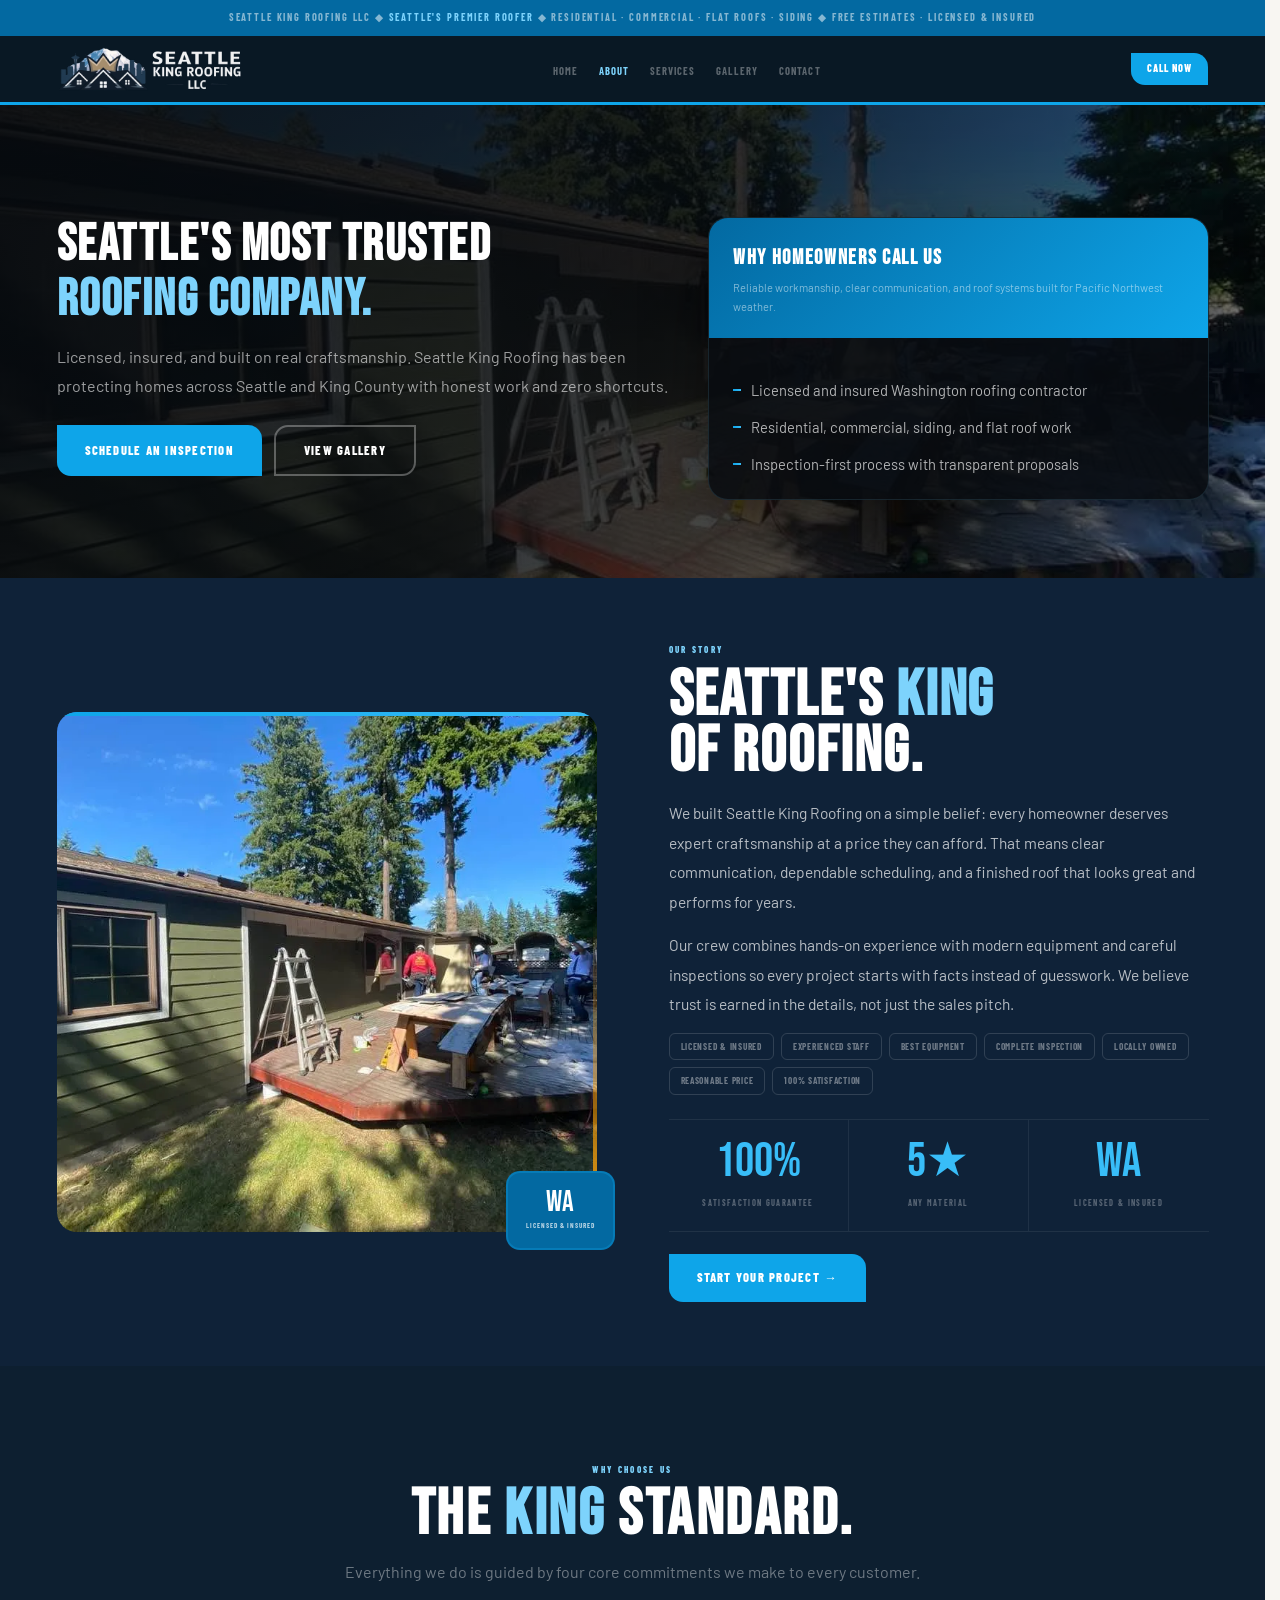
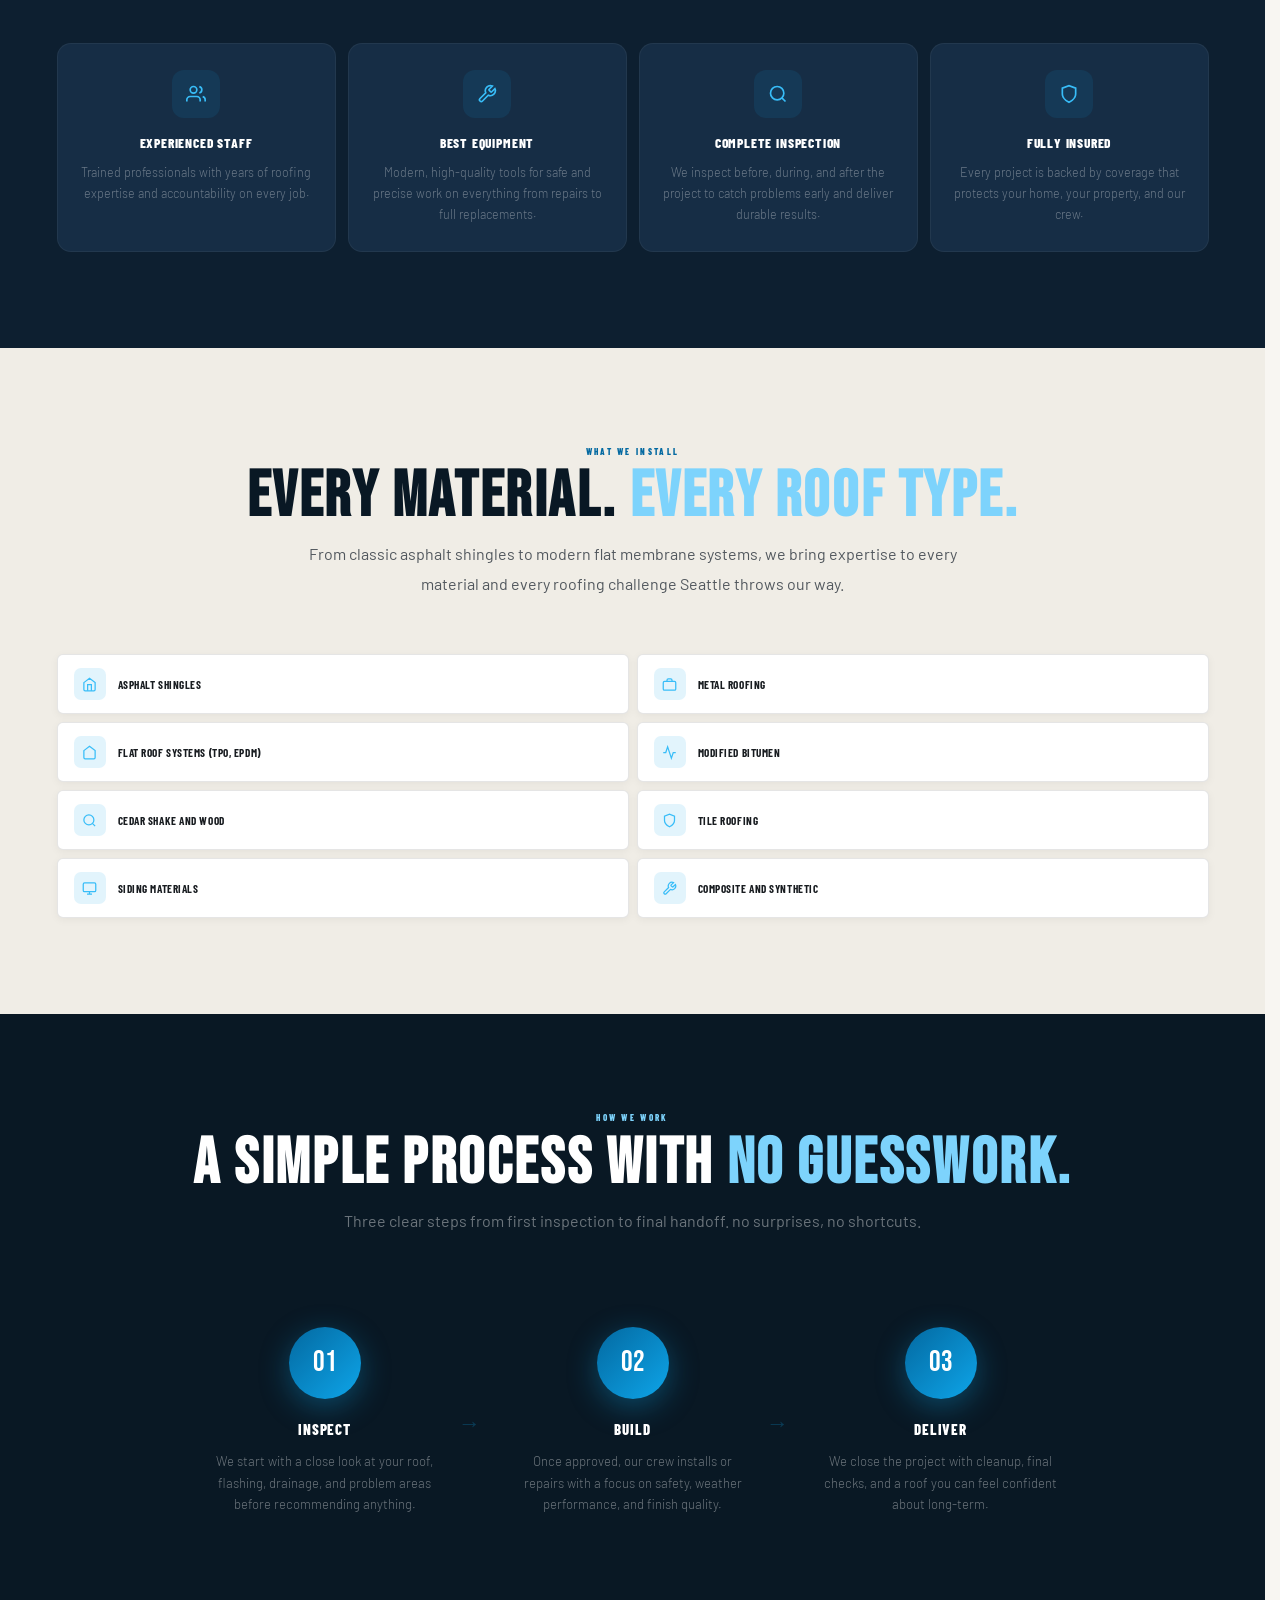
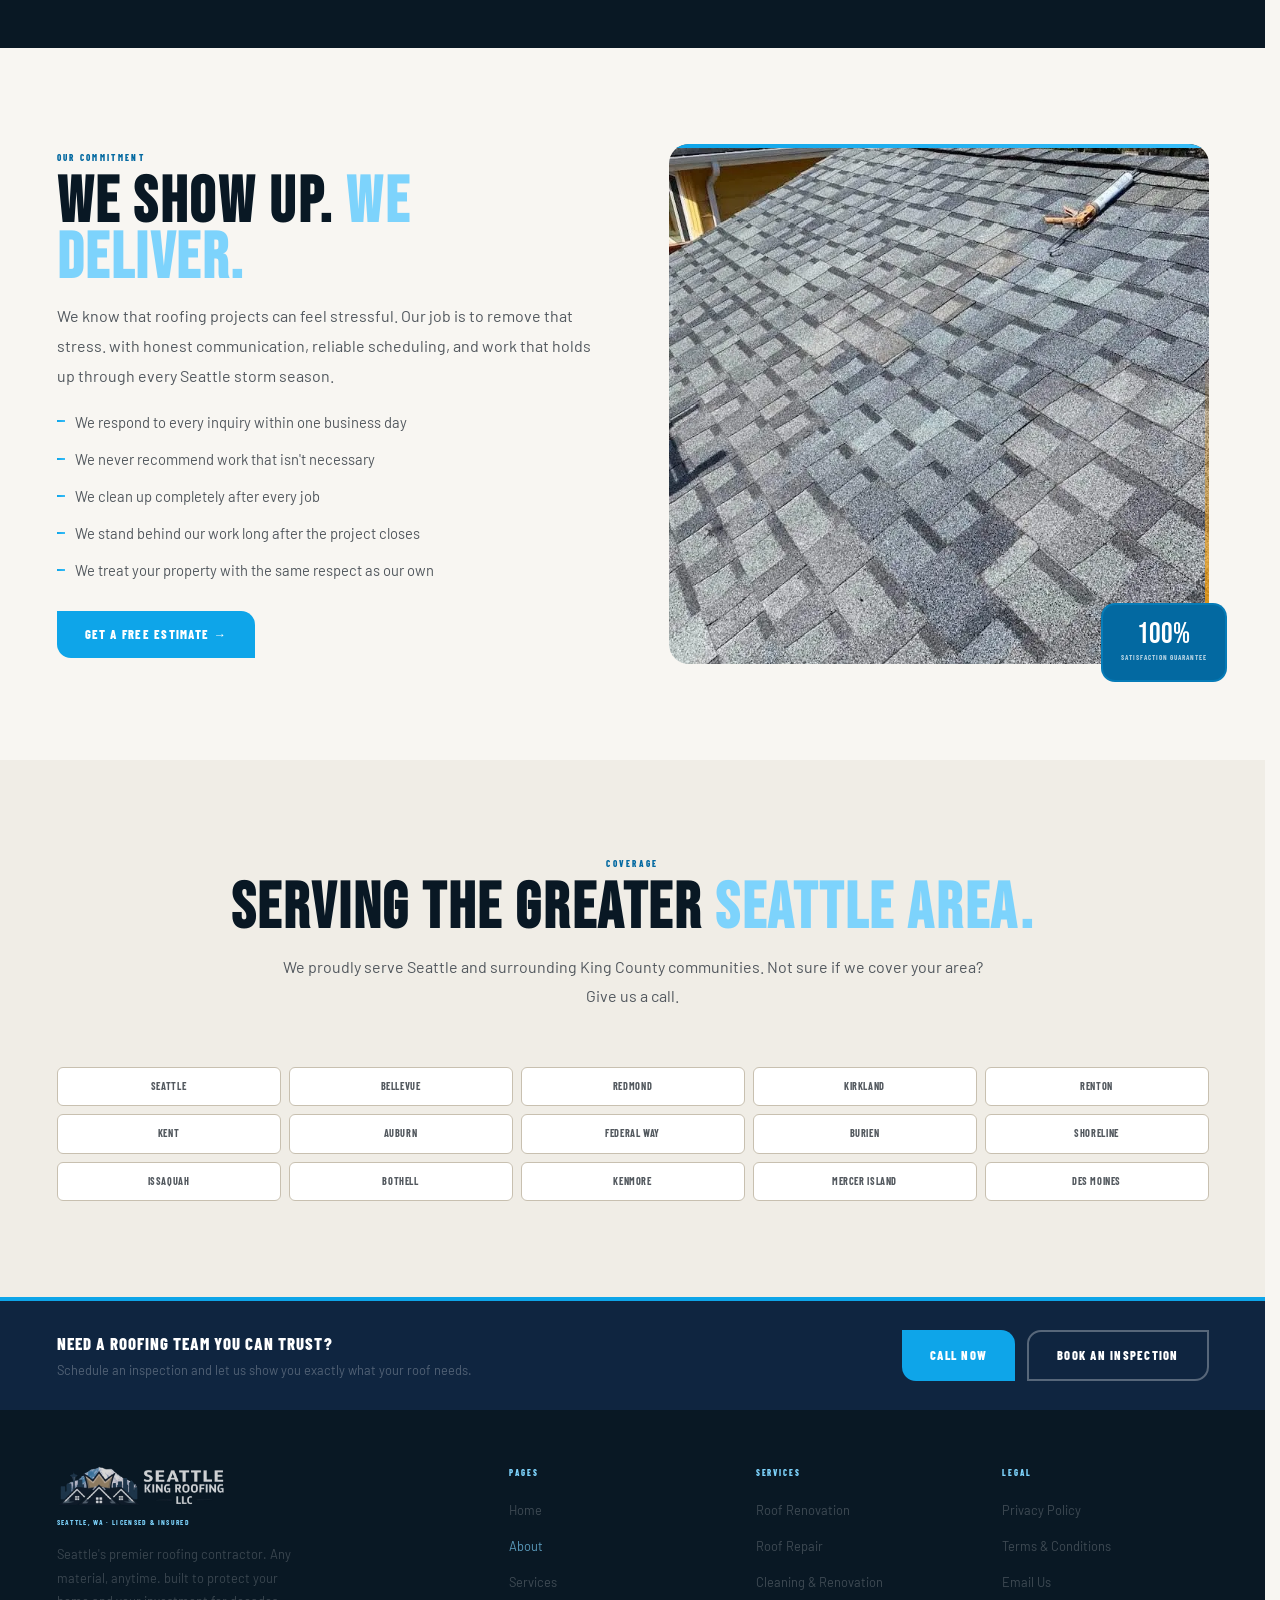
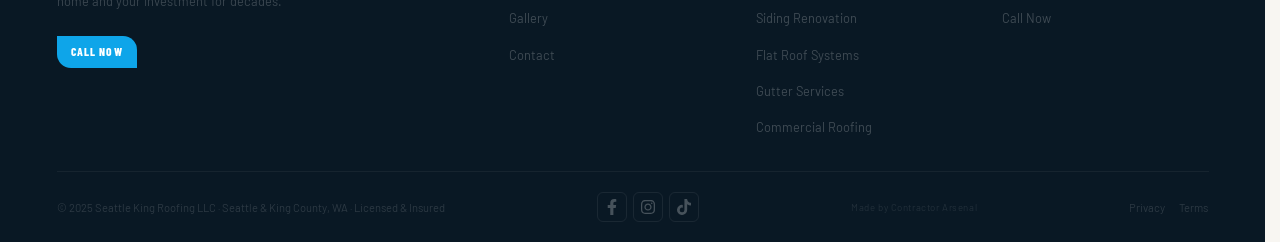
<file: about-us/index.html>
<!DOCTYPE html>
<html lang="en">
<head>
  <meta charset="UTF-8" />
  <meta http-equiv="refresh" content="0;url=../about.html" />
  <link rel="canonical" href="https://seattlekingroofingllc.com/about.html" />
  <title>Redirecting...</title>
</head>
<body>
  <p>Redirecting to <a href="../about.html">About</a>...</p>
  <script>window.location.replace("../about.html");</script>
</body>
</html>
</file>
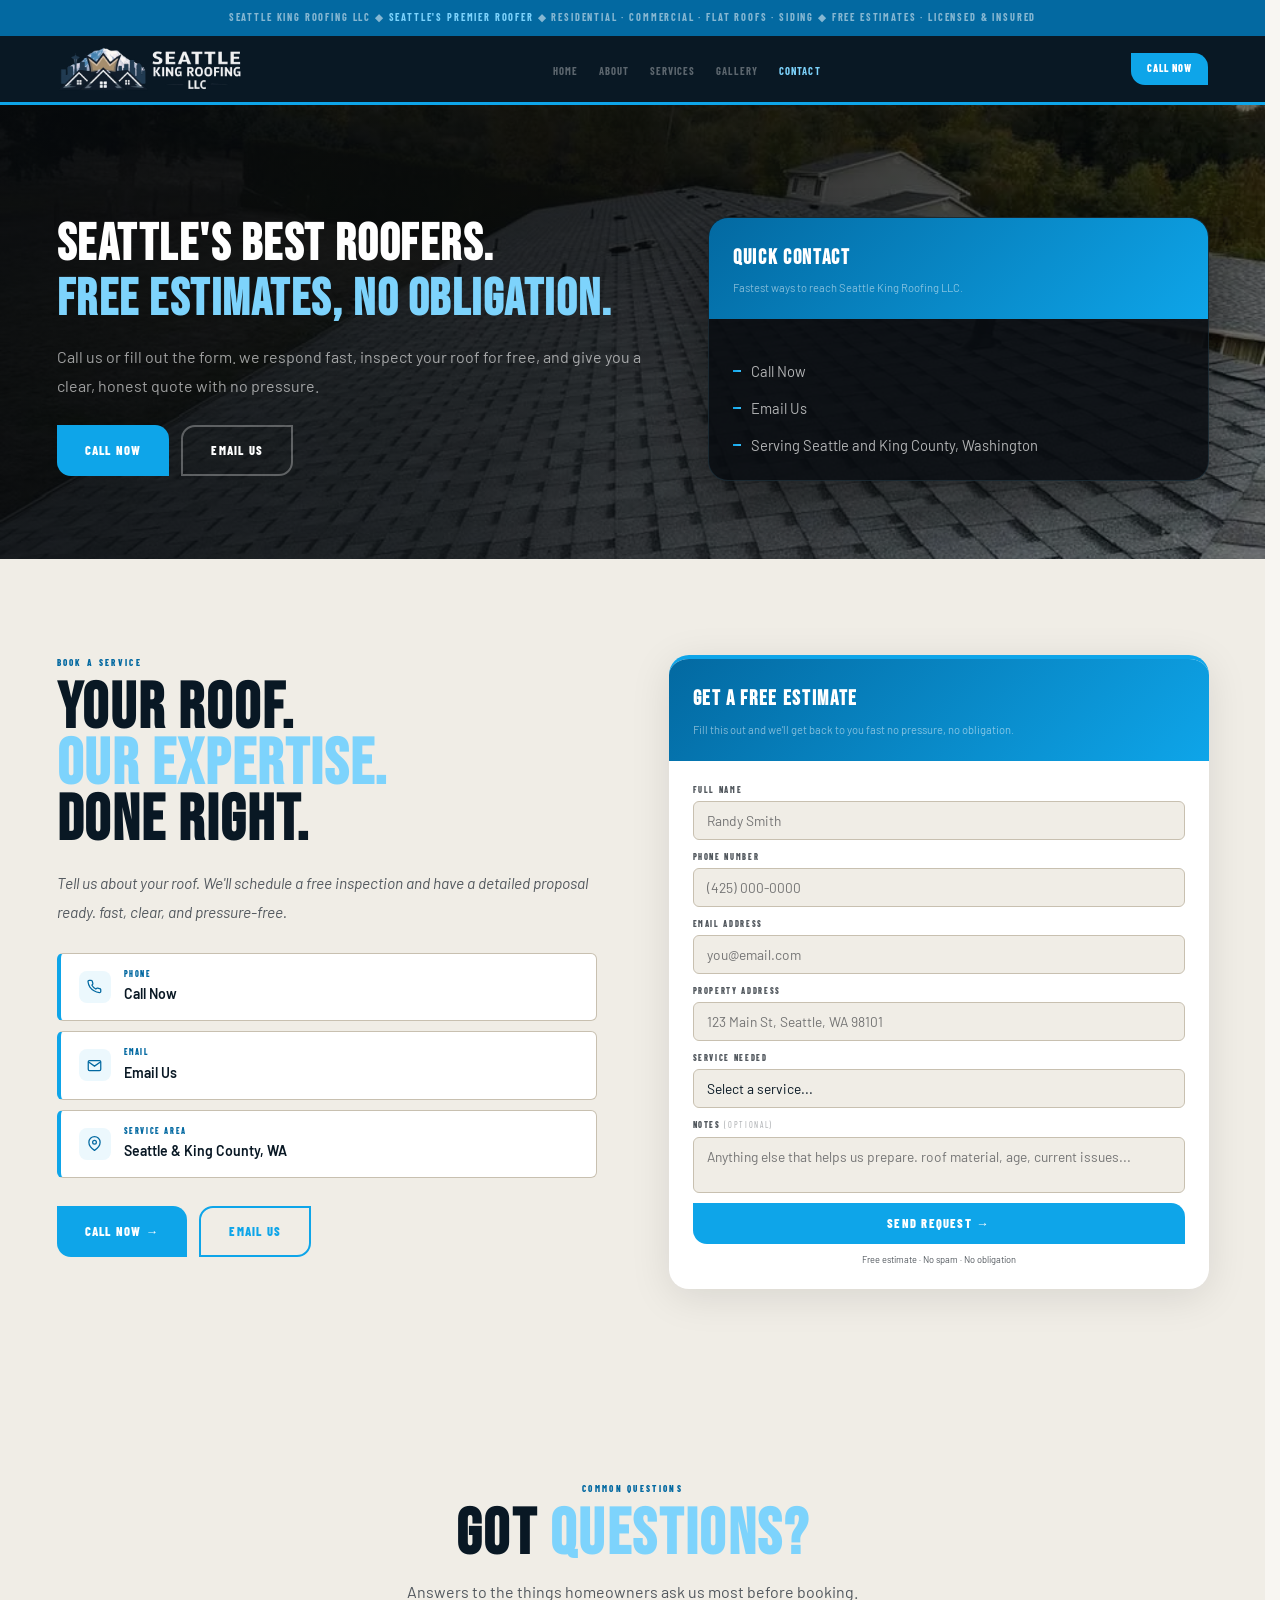
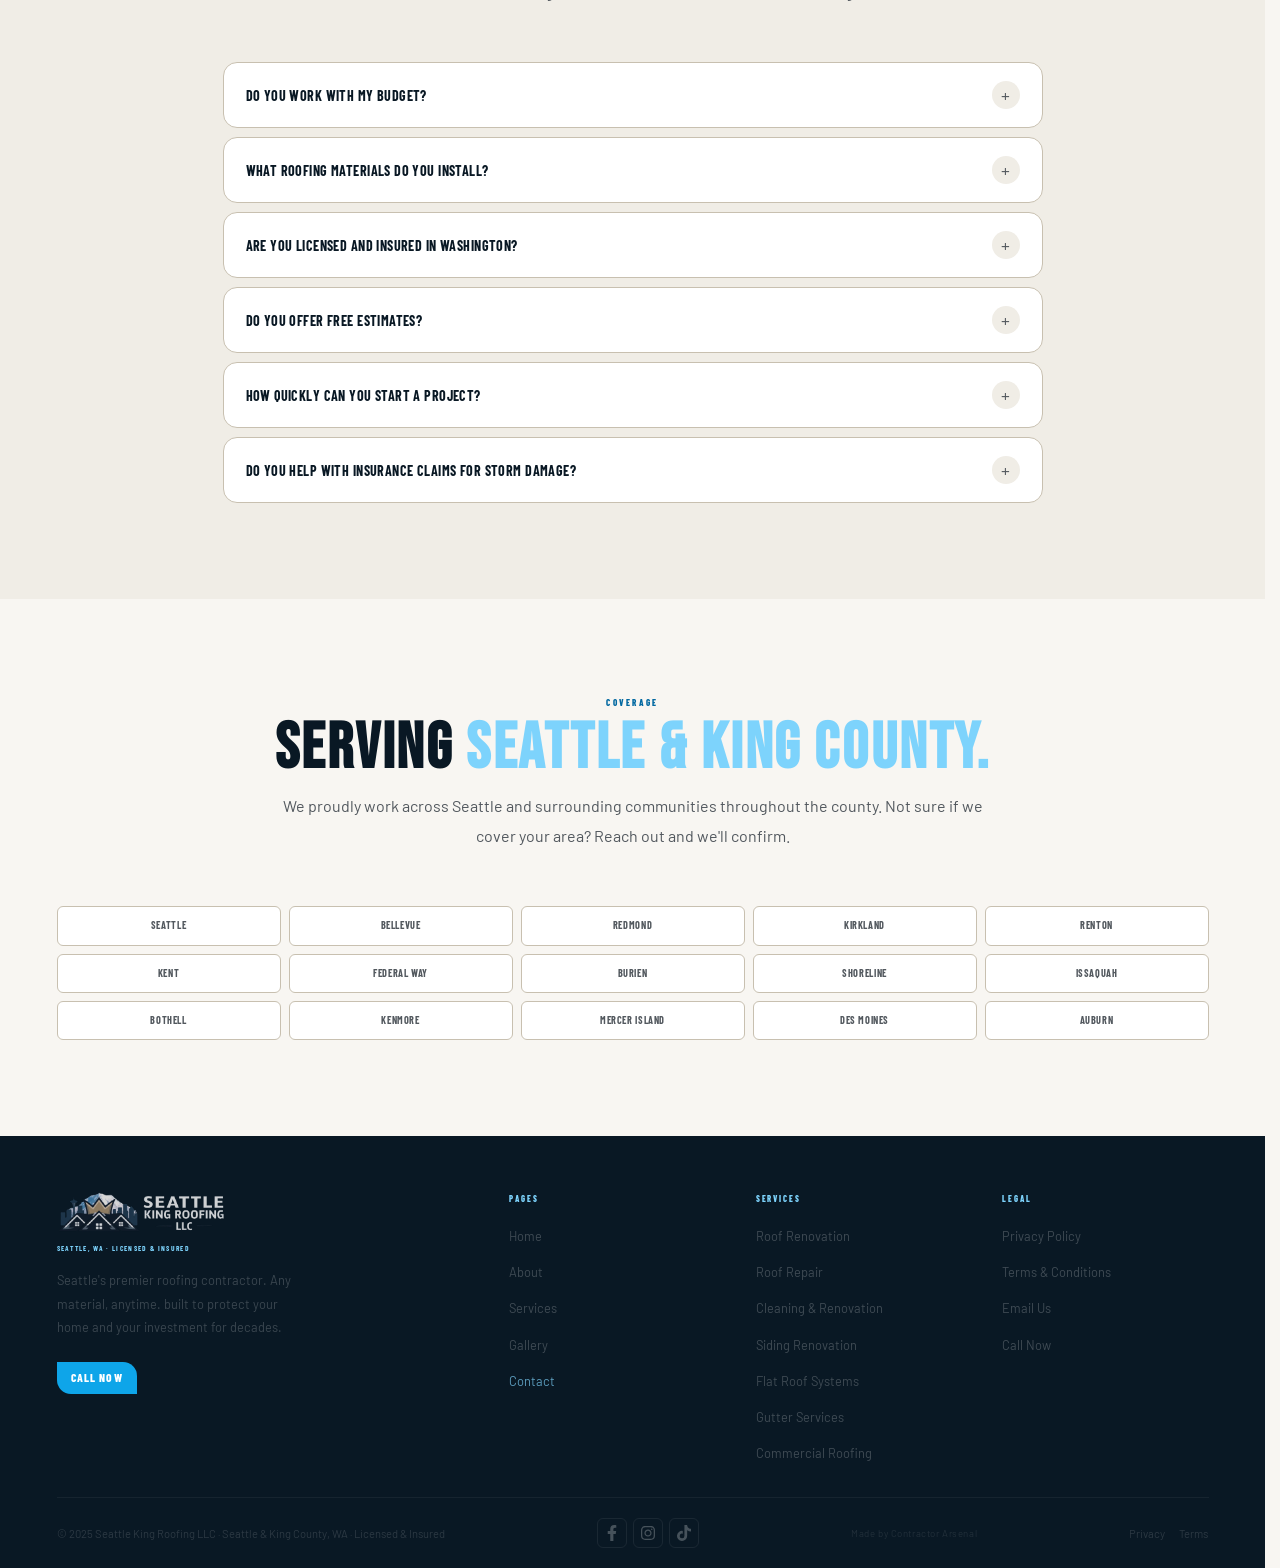
<file: contact-us/index.html>
<!DOCTYPE html>
<html lang="en">
<head>
  <meta charset="UTF-8" />
  <meta http-equiv="refresh" content="0;url=../contact.html" />
  <link rel="canonical" href="https://seattlekingroofingllc.com/contact.html" />
  <title>Redirecting...</title>
</head>
<body>
  <p>Redirecting to <a href="../contact.html">Contact</a>...</p>
  <script>window.location.replace("../contact.html");</script>
</body>
</html>
</file>
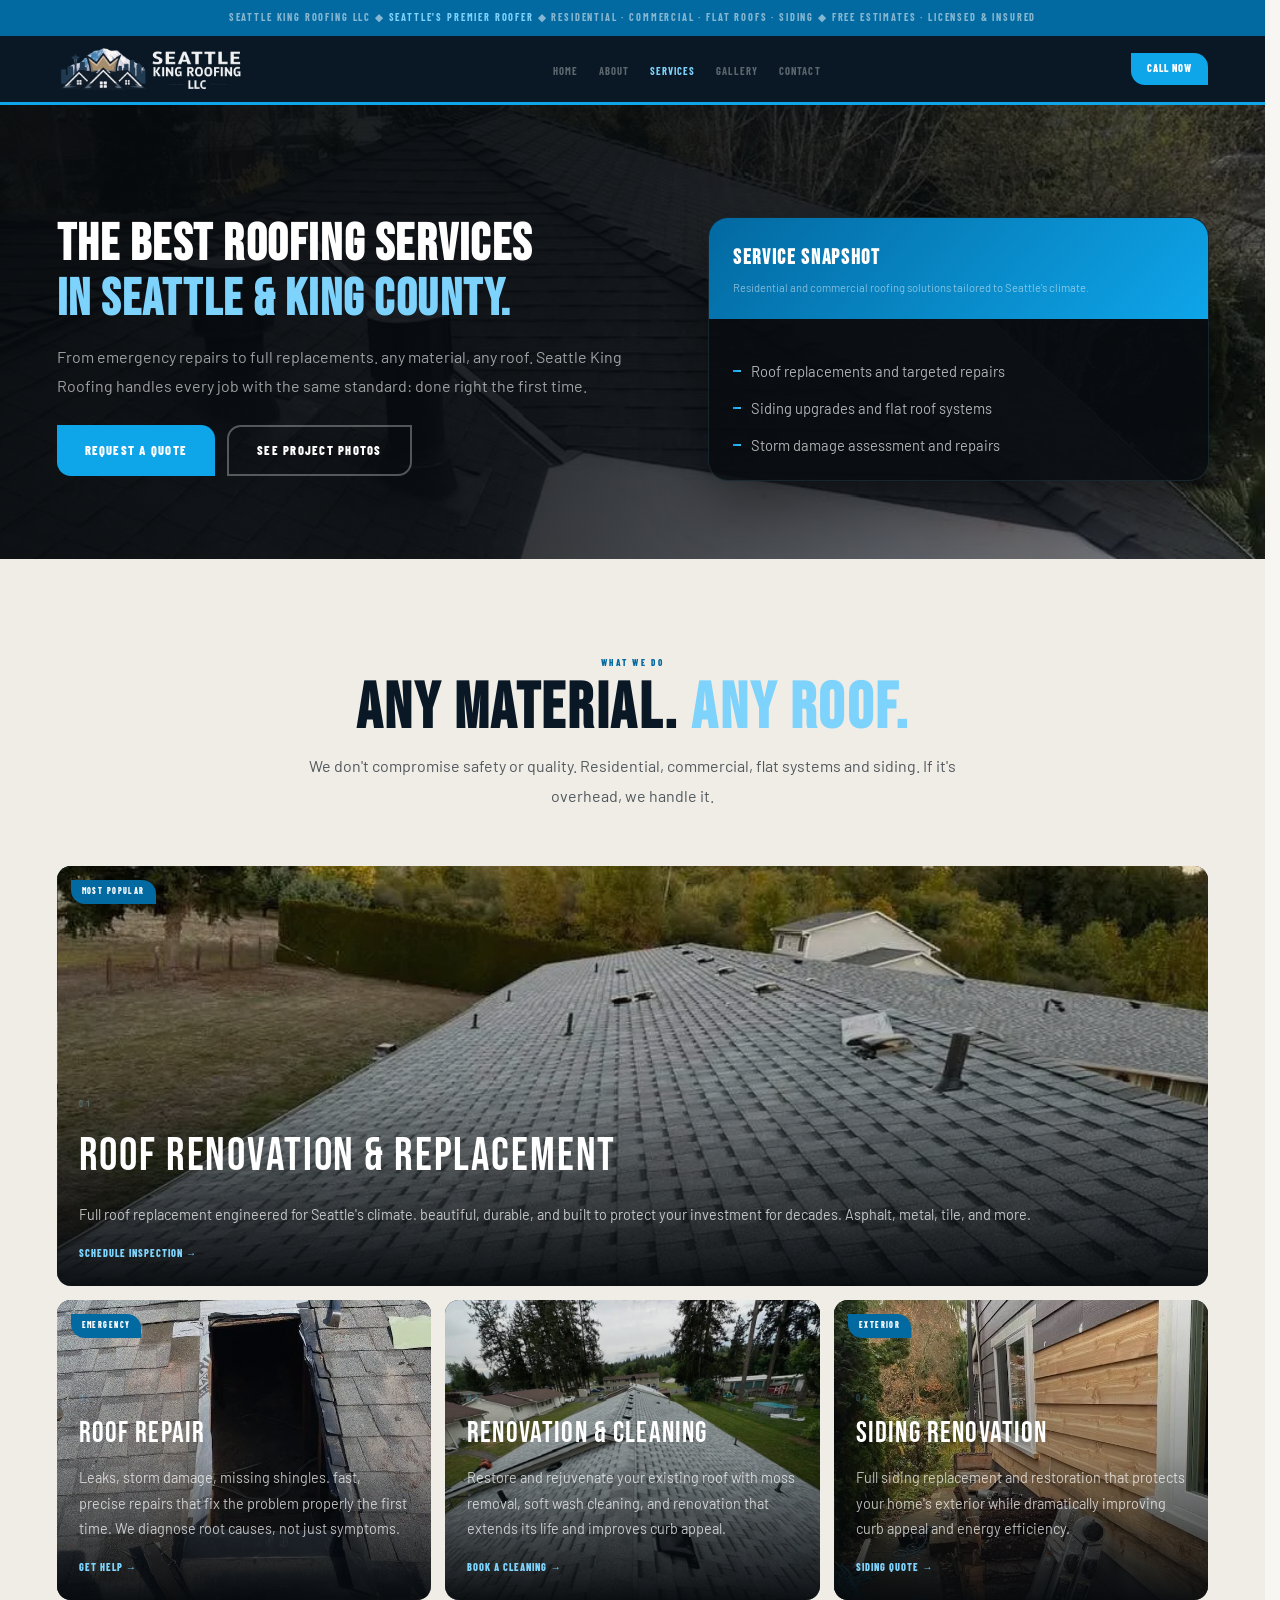
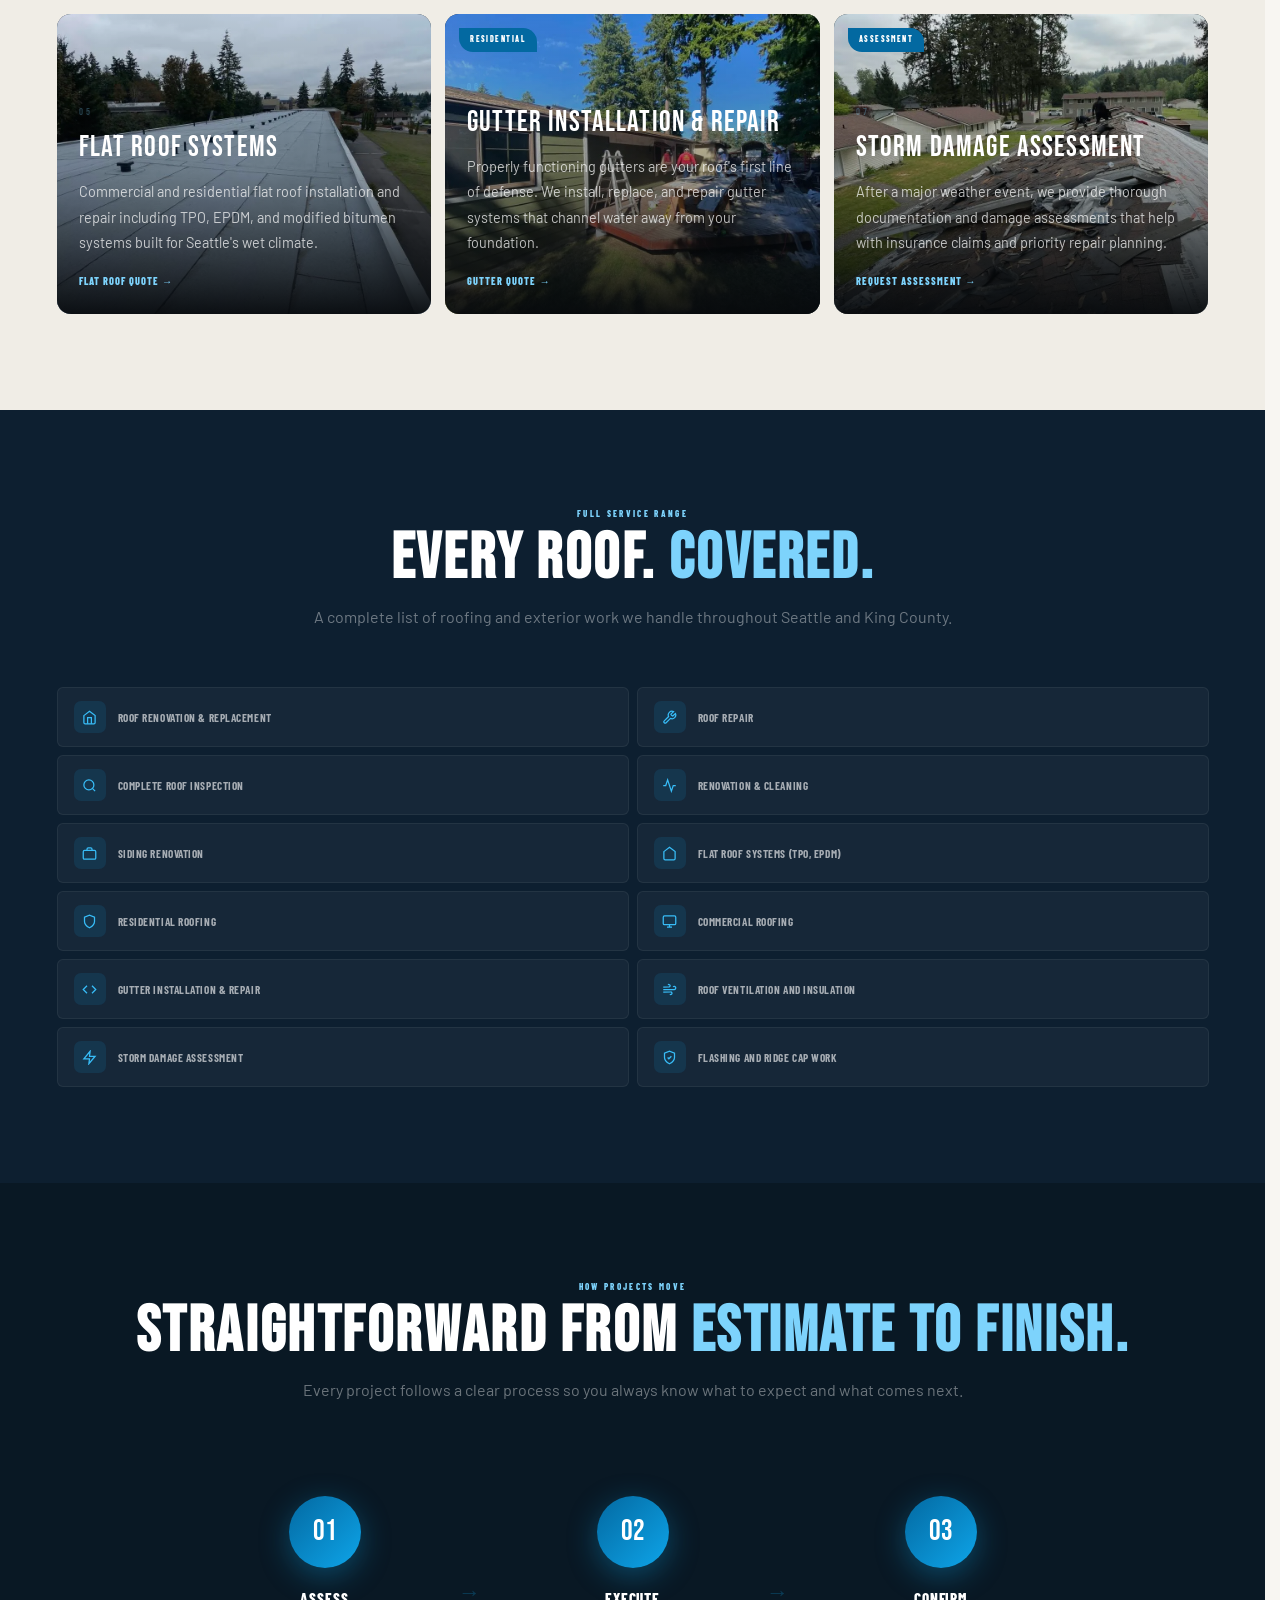
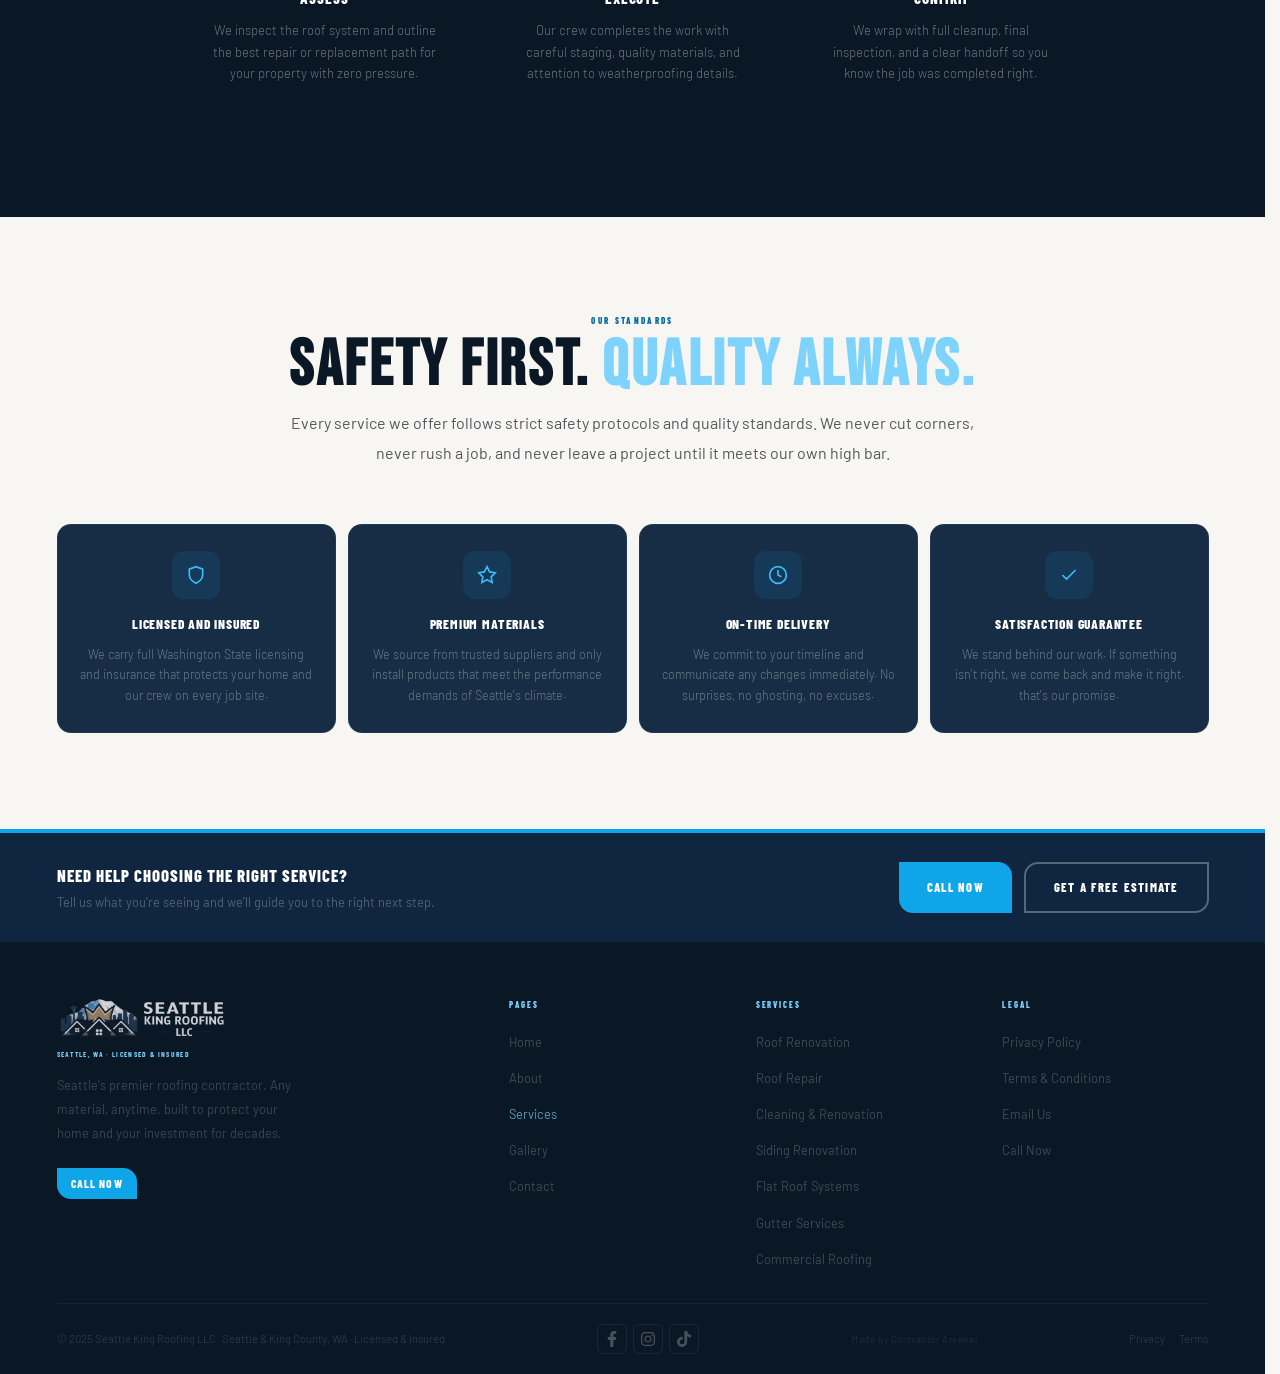
<file: services/index.html>
<!DOCTYPE html>
<html lang="en">
<head>
  <meta charset="UTF-8" />
  <meta http-equiv="refresh" content="0;url=../services.html" />
  <link rel="canonical" href="https://seattlekingroofingllc.com/services.html" />
  <title>Redirecting...</title>
</head>
<body>
  <p>Redirecting to <a href="../services.html">Services</a>...</p>
  <script>window.location.replace("../services.html");</script>
</body>
</html>
</file>
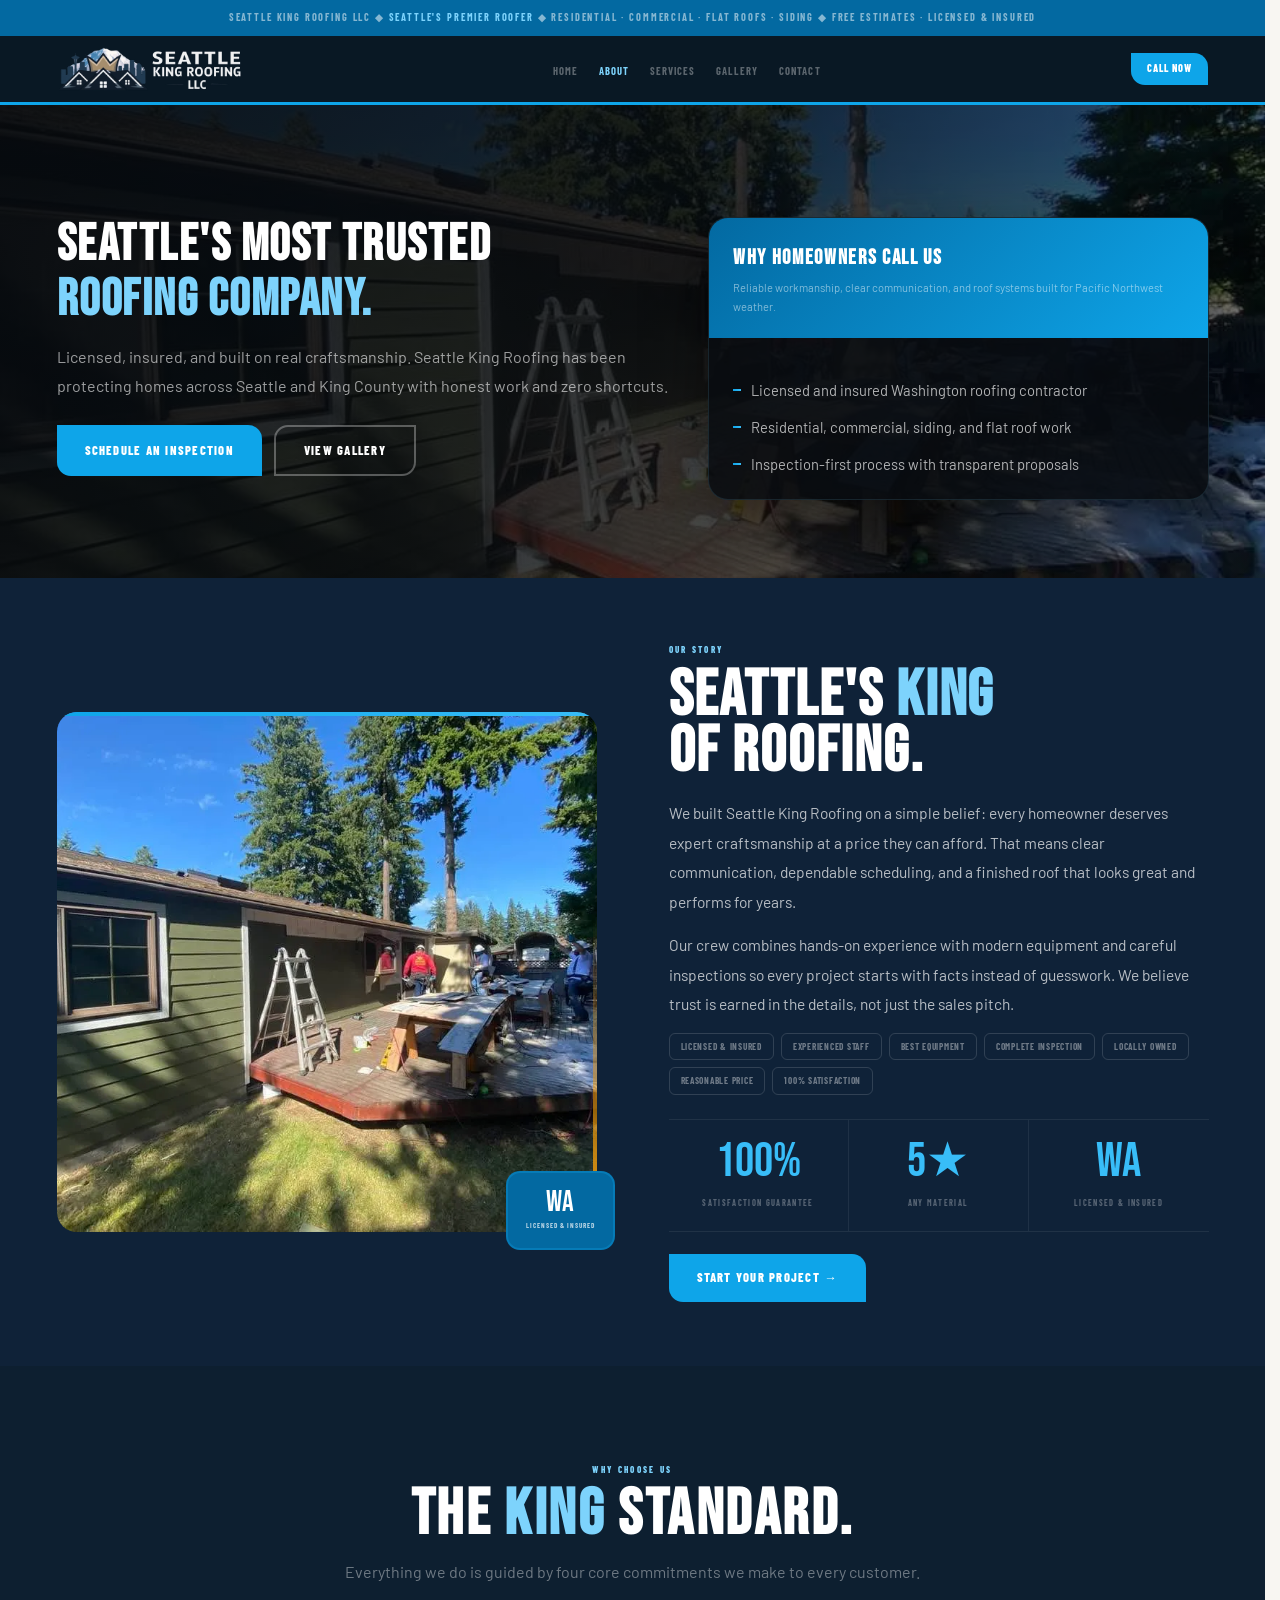
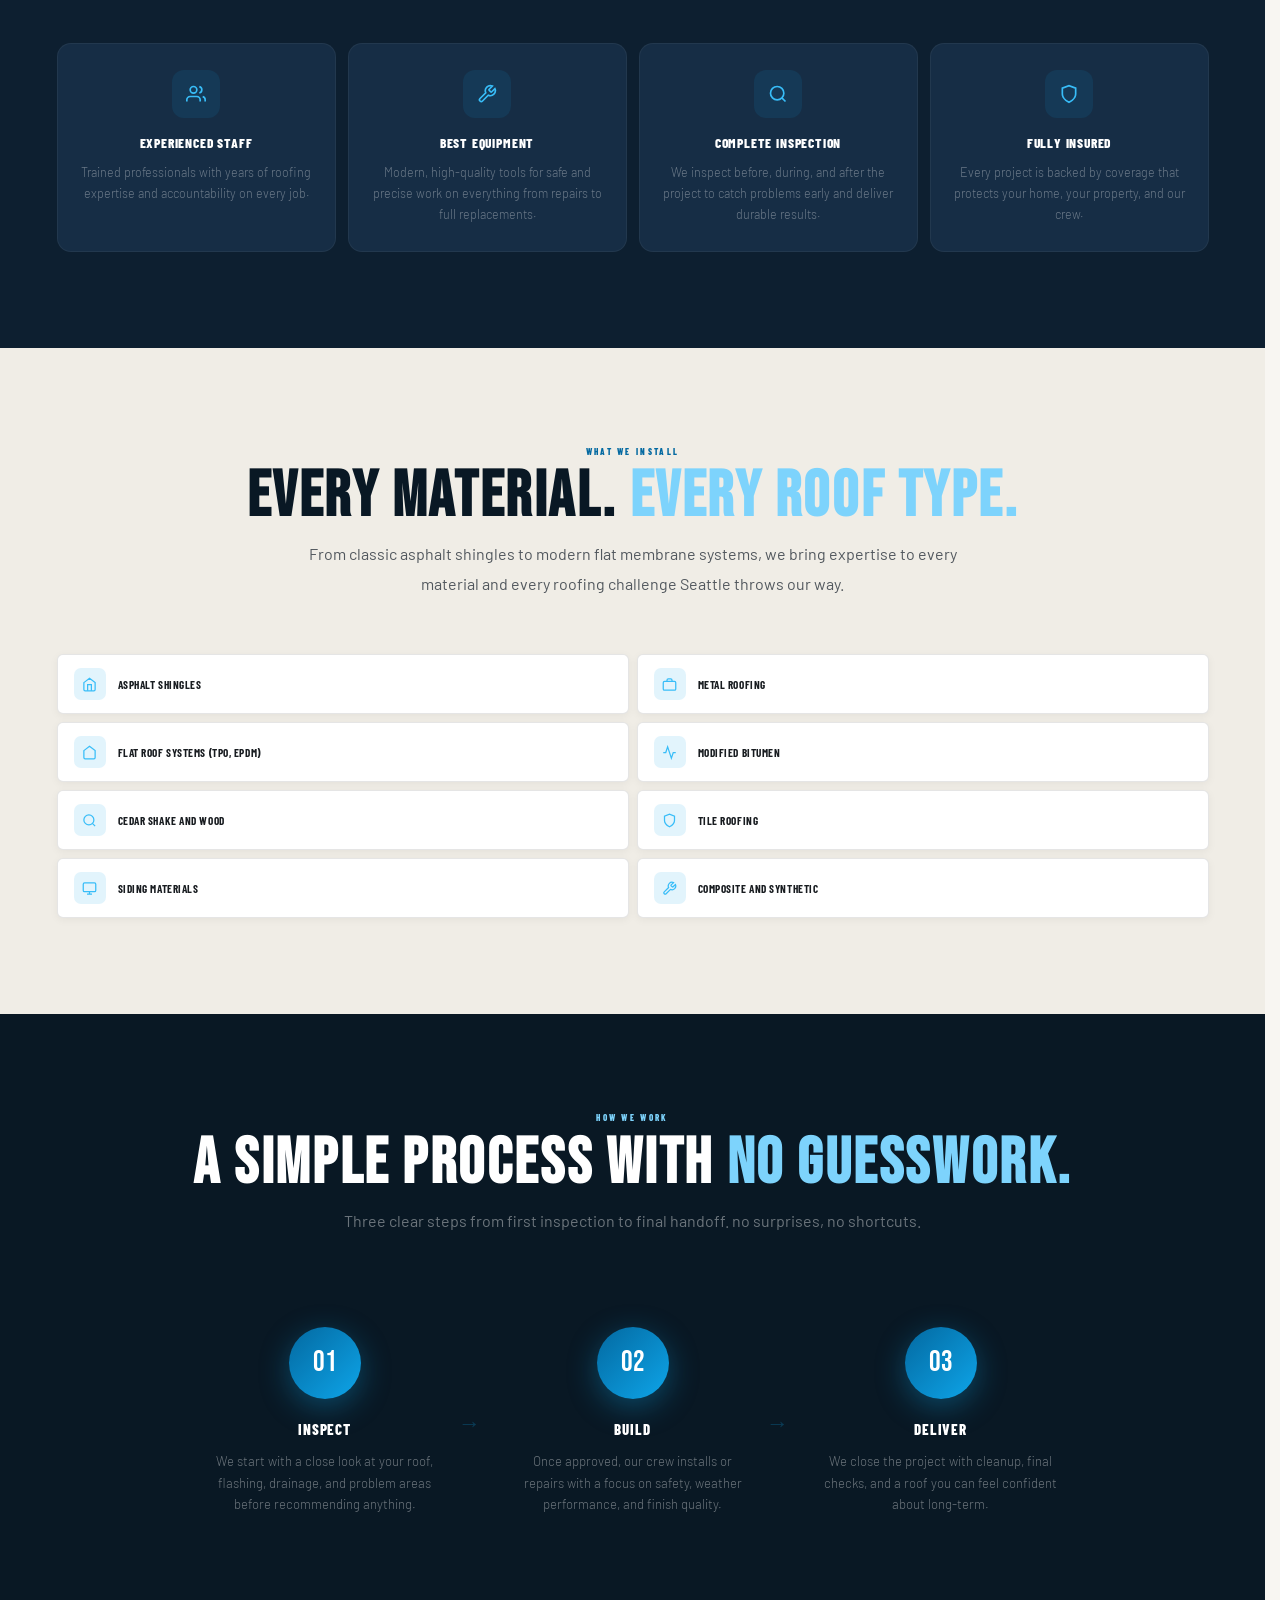
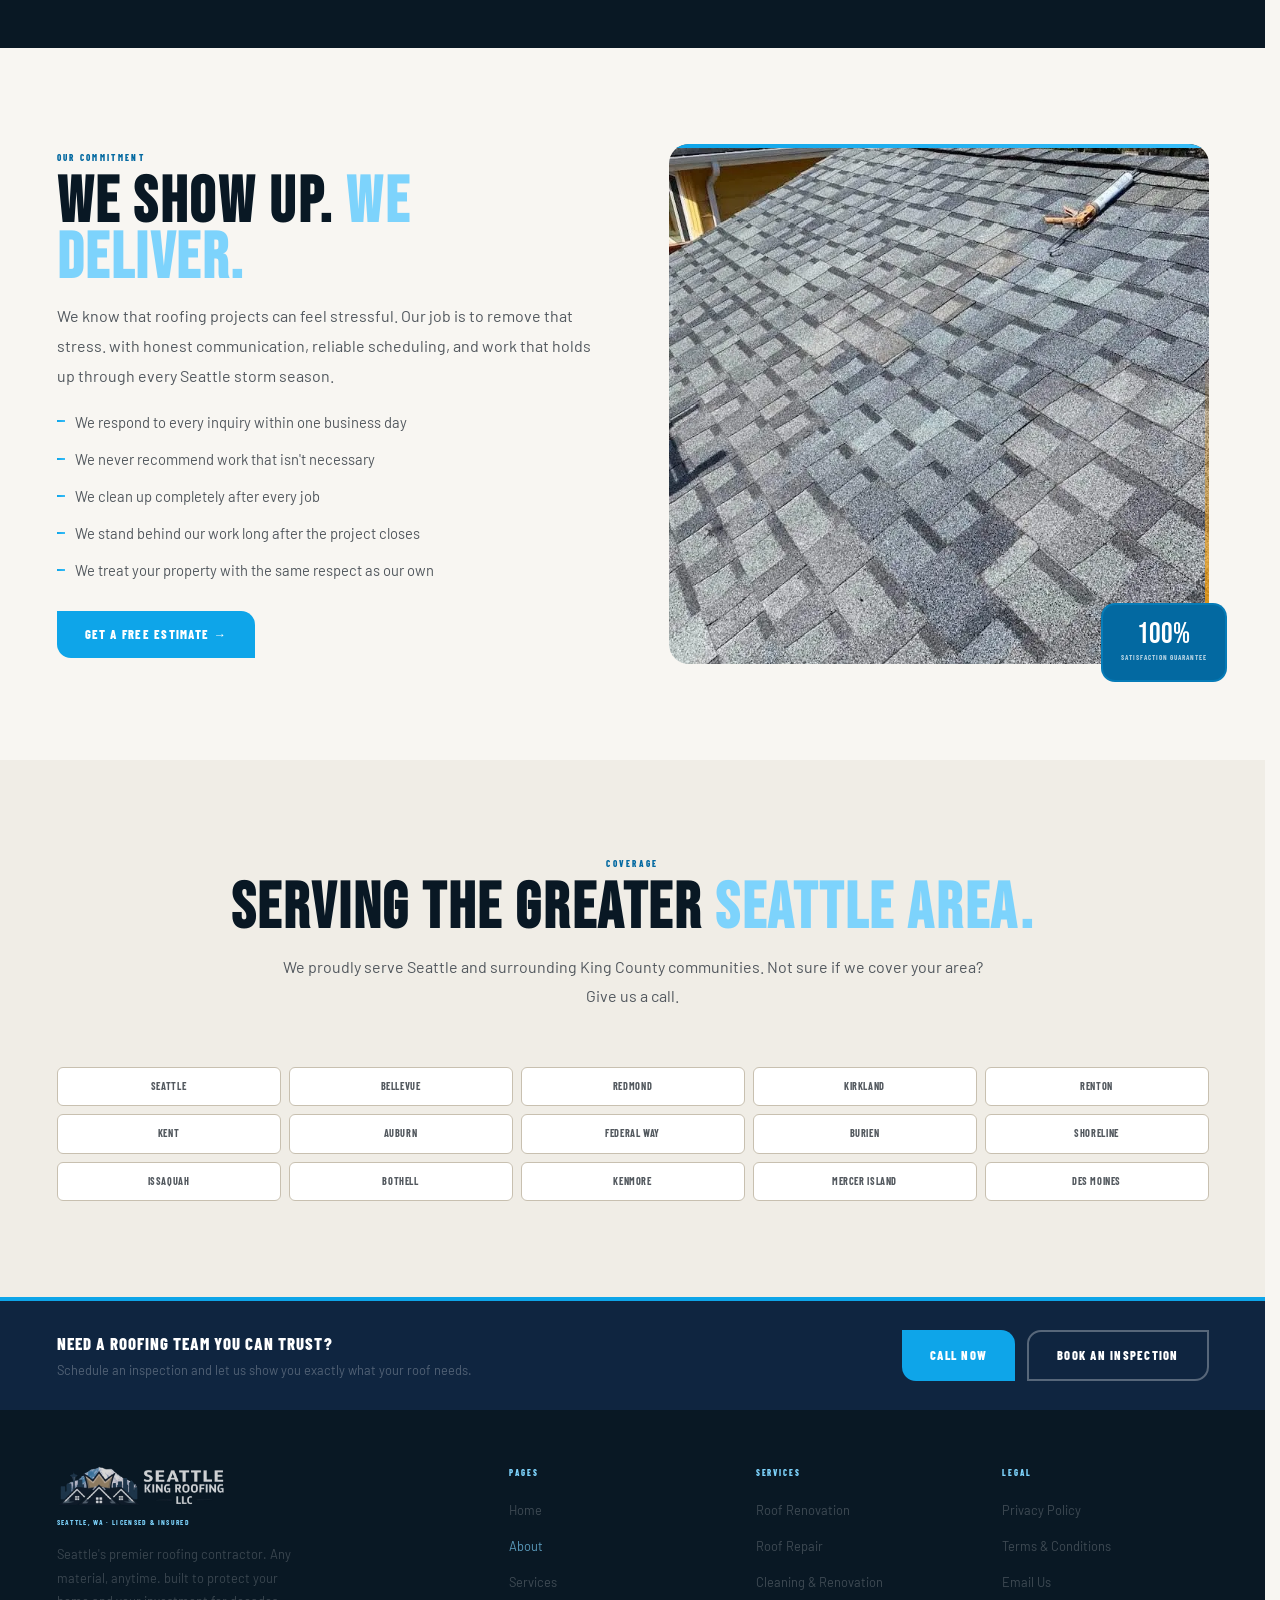
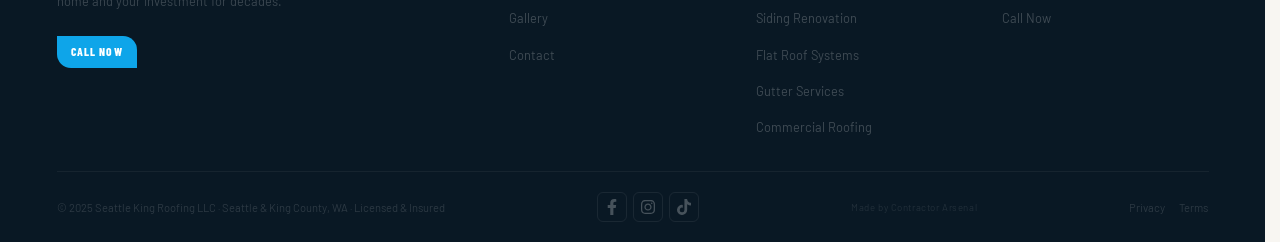
<file: about.html>
<!DOCTYPE html>
<html lang="en">
<head>
  <meta charset="UTF-8" />
  <!-- Google Tag Manager -->
  <script>(function(w,d,s,l,i){w[l]=w[l]||[];w[l].push({'gtm.start':
  new Date().getTime(),event:'gtm.js'});var f=d.getElementsByTagName(s)[0],
  j=d.createElement(s),dl=l!='dataLayer'?'&l='+l:'';j.async=true;j.src=
  'https://www.googletagmanager.com/gtm.js?id='+i+dl;f.parentNode.insertBefore(j,f);
  })(window,document,'script','dataLayer','GTM-KLG5DGXC');</script>
  <!-- End Google Tag Manager -->
  <meta name="viewport" content="width=device-width, initial-scale=1.0" />
  <title>About Seattle King Roofing LLC | Seattle Roofing Team</title>
  <meta name="description" content="Learn about Seattle King Roofing LLC. our story, workmanship standards, materials, service area, and why homeowners across Seattle and King County trust our team." />
  <link rel="canonical" href="https://seattlekingroofingllc.com/about/" />
  <meta name="robots" content="index, follow" />
  <meta property="og:type" content="website" />
  <meta property="og:title" content="About Seattle King Roofing LLC | Seattle Roofing Team" />
  <meta property="og:description" content="Seattle King Roofing LLC. built on honest estimates, durable workmanship, and expert care for every roof in Seattle and King County." />
  <meta name="geo.region" content="US-WA" />
  <meta name="geo.placename" content="Seattle, Washington" />
  <link rel="preconnect" href="https://fonts.googleapis.com" />
  <link rel="preconnect" href="https://fonts.gstatic.com" crossorigin />
  <style>*{transition:none!important}</style>
  <link href="https://fonts.googleapis.com/css2?family=Bebas+Neue&family=Barlow+Condensed:ital,wght@0,400;0,600;0,700;0,800;0,900;1,700&family=Barlow:ital,wght@0,300;0,400;0,500;0,600;1,300&display=swap" rel="stylesheet" />
  <link rel="stylesheet" href="assets/css/site.css" />
</head>
<body>
  <!-- Google Tag Manager (noscript) -->
  <noscript><iframe src="https://www.googletagmanager.com/ns.html?id=GTM-KLG5DGXC"
  height="0" width="0" style="display:none;visibility:hidden"></iframe></noscript>
  <!-- End Google Tag Manager (noscript) -->
  <div class="drawer" id="drawer">
    <button class="drawer-close" id="drawerClose" type="button" aria-label="Close navigation menu">&times;</button>
    <a href="index.html" onclick="closeDrawer()">Home</a>
    <a href="about.html" class="is-active" onclick="closeDrawer()">About</a>
    <a href="services.html" onclick="closeDrawer()">Services</a>
    <a href="gallery.html" onclick="closeDrawer()">Gallery</a>
    <a href="contact.html" onclick="closeDrawer()">Contact</a>
    <a href="privacy.html" onclick="closeDrawer()">Privacy</a>
    <a href="terms.html" onclick="closeDrawer()">Terms</a>
  </div>

  <div class="announce">
    <p class="announce-desktop">Seattle King Roofing LLC &#9670; <span>Seattle's Premier Roofer</span> &#9670; Residential &middot; Commercial &middot; Flat Roofs &middot; Siding &#9670; Free Estimates &middot; Licensed &amp; Insured</p>
    <div class="announce-mobile" id="tickerWrap">
      <span class="tick active">Seattle King Roofing LLC</span>
      <span class="tick">Free Estimates Available</span>
      <span class="tick">Residential &amp; Commercial</span>
      <span class="tick">Licensed &amp; Fully Insured</span>
    </div>
  </div>

  <nav id="mainNav">
    <div class="nav-inner">
      <a href="index.html" class="nav-brand">
        <img src="assets/images/logo-colored.png" alt="Seattle King Roofing" class="nav-logo-img" />
      </a>
      <ul class="nav-links">
        <li><a href="index.html">Home</a></li>
        <li><a href="about.html" class="is-active">About</a></li>
        <li><a href="services.html">Services</a></li>
        <li><a href="gallery.html">Gallery</a></li>
        <li><a href="contact.html">Contact</a></li>
      </ul>
      <div class="nav-right">
        <a href="tel:+14259485718" class="btn btn-sky" style="padding:7px 16px;font-size:.64rem;">Call Now</a>
        <button class="hamburger" id="hamburger" type="button" aria-label="Open navigation menu"><span></span><span></span><span></span></button>
      </div>
    </div>
  </nav>

  <section class="page-hero">
    <div class="page-hero-media">
      <img src="assets/images/work-in-progress.jpg" alt="Seattle King Roofing crew at work" />
    </div>
    <div class="page-hero-inner">
      <div class="container">
        <div class="page-hero-grid">
          <div class="page-copy">
            <h1 class="page-title">Seattle's Most Trusted<br /><span class="sk">Roofing Company.</span></h1>
            <p class="page-sub">Licensed, insured, and built on real craftsmanship. Seattle King Roofing has been protecting homes across Seattle and King County with honest work and zero shortcuts.</p>
            <div class="page-btns" style="margin-top:24px;">
              <a href="contact.html#contact-form" class="btn btn-sky">Schedule an Inspection</a>
              <a href="gallery.html" class="btn btn-outline-w">View Gallery</a>
            </div>
          </div>
          <div class="page-panel">
            <div class="panel-head">
              <h3>Why Homeowners Call Us</h3>
              <p>Reliable workmanship, clear communication, and roof systems built for Pacific Northwest weather.</p>
            </div>
            <div class="panel-body">
              <ul class="panel-list">
                <li>Licensed and insured Washington roofing contractor</li>
                <li>Residential, commercial, siding, and flat roof work</li>
                <li>Inspection-first process with transparent proposals</li>
              </ul>
            </div>
          </div>
        </div>
      </div>
    </div>
  </section>

  <!-- Our Story -->
  <section class="about-strip">
    <div class="container">
      <div class="about-grid">
        <div class="about-img-wrap reveal">
          <div class="about-img-frame">
            <img src="assets/images/work-in-progress.jpg" alt="Seattle King Roofing project installation" loading="lazy" />
          </div>
          <div class="about-badge-wrap">
            <div class="about-badge"><span>WA</span><small>Licensed &amp; Insured</small></div>
          </div>
        </div>
        <div>
          <span class="lbl lbl-w">Our Story</span>
          <h2 class="about-title reveal">Seattle's <span class="sk">King</span><br />of roofing.</h2>
          <p class="about-body reveal">We built Seattle King Roofing on a simple belief: every homeowner deserves expert craftsmanship at a price they can afford. That means clear communication, dependable scheduling, and a finished roof that looks great and performs for years.</p>
          <p class="about-body reveal">Our crew combines hands-on experience with modern equipment and careful inspections so every project starts with facts instead of guesswork. We believe trust is earned in the details, not just the sales pitch.</p>
          <div class="pills reveal">
            <span class="pill">Licensed &amp; Insured</span>
            <span class="pill">Experienced Staff</span>
            <span class="pill">Best Equipment</span>
            <span class="pill">Complete Inspection</span>
            <span class="pill">Locally Owned</span>
            <span class="pill">Reasonable Price</span>
            <span class="pill">100% Satisfaction</span>
          </div>
          <div class="stats-row reveal">
            <div class="stat"><span class="stat-num">100%</span><span class="stat-lbl">Satisfaction Guarantee</span></div>
            <div class="stat"><span class="stat-num">5★</span><span class="stat-lbl">Any Material</span></div>
            <div class="stat"><span class="stat-num">WA</span><span class="stat-lbl">Licensed &amp; Insured</span></div>
          </div>
          <a href="contact.html#contact-form" class="btn btn-sky reveal">Start Your Project &rarr;</a>
        </div>
      </div>
    </div>
  </section>

  <!-- Why Choose Us -->
  <section class="sec sec-steel">
    <div class="container">
      <div class="section-head reveal">
        <span class="lbl lbl-w">Why Choose Us</span>
        <h2 class="sec-title sec-title-w">The <span class="sk">King</span> standard.</h2>
        <p class="sec-sub" style="color:rgba(255,255,255,.4)">Everything we do is guided by four core commitments we make to every customer.</p>
      </div>
      <div class="values-grid">
        <div class="value-card reveal">
          <div class="value-card-icon"><svg width="20" height="20" fill="none" stroke="currentColor" stroke-width="2" viewBox="0 0 24 24"><path d="M17 21v-2a4 4 0 0 0-4-4H5a4 4 0 0 0-4 4v2"></path><circle cx="9" cy="7" r="4"></circle><path d="M23 21v-2a4 4 0 0 0-3-3.87"></path><path d="M16 3.13a4 4 0 0 1 0 7.75"></path></svg></div>
          <div class="value-card-title">Experienced Staff</div>
          <div class="value-card-body">Trained professionals with years of roofing expertise and accountability on every job.</div>
        </div>
        <div class="value-card reveal">
          <div class="value-card-icon"><svg width="20" height="20" fill="none" stroke="currentColor" stroke-width="2" viewBox="0 0 24 24"><path d="M14.7 6.3a1 1 0 0 0 0 1.4l1.6 1.6a1 1 0 0 0 1.4 0l3.77-3.77a6 6 0 0 1-7.94 7.94l-6.91 6.91a2.12 2.12 0 0 1-3-3l6.91-6.91a6 6 0 0 1 7.94-7.94l-3.76 3.76z"></path></svg></div>
          <div class="value-card-title">Best Equipment</div>
          <div class="value-card-body">Modern, high-quality tools for safe and precise work on everything from repairs to full replacements.</div>
        </div>
        <div class="value-card reveal">
          <div class="value-card-icon"><svg width="20" height="20" fill="none" stroke="currentColor" stroke-width="2" viewBox="0 0 24 24"><circle cx="11" cy="11" r="8"></circle><path d="m21 21-4.35-4.35"></path></svg></div>
          <div class="value-card-title">Complete Inspection</div>
          <div class="value-card-body">We inspect before, during, and after the project to catch problems early and deliver durable results.</div>
        </div>
        <div class="value-card reveal">
          <div class="value-card-icon"><svg width="20" height="20" fill="none" stroke="currentColor" stroke-width="2" viewBox="0 0 24 24"><path d="M12 22s8-4 8-10V5l-8-3-8 3v7c0 6 8 10 8 10z"></path></svg></div>
          <div class="value-card-title">Fully Insured</div>
          <div class="value-card-body">Every project is backed by coverage that protects your home, your property, and our crew.</div>
        </div>
      </div>
    </div>
  </section>

  <!-- What We Install -->
  <section class="sec sec-off">
    <div class="container">
      <div class="section-head reveal">
        <span class="lbl">What We Install</span>
        <h2 class="sec-title">Every material. <span class="sk">Every roof type.</span></h2>
        <p class="sec-sub">From classic asphalt shingles to modern flat membrane systems, we bring expertise to every material and every roofing challenge Seattle throws our way.</p>
      </div>
      <div class="svc-list-grid">
        <div class="svc-list-item reveal"><div class="svc-list-icon"><svg width="15" height="15" fill="none" stroke="currentColor" stroke-width="2" viewBox="0 0 24 24"><path d="M3 9l9-7 9 7v11a2 2 0 0 1-2 2H5a2 2 0 0 1-2-2z"></path><polyline points="9 22 9 12 15 12 15 22"></polyline></svg></div><span class="svc-list-name">Asphalt Shingles</span></div>
        <div class="svc-list-item reveal"><div class="svc-list-icon"><svg width="15" height="15" fill="none" stroke="currentColor" stroke-width="2" viewBox="0 0 24 24"><rect x="2" y="7" width="20" height="14" rx="2"></rect><path d="M16 7V5a2 2 0 0 0-2-2h-4a2 2 0 0 0-2 2v2"></path></svg></div><span class="svc-list-name">Metal Roofing</span></div>
        <div class="svc-list-item reveal"><div class="svc-list-icon"><svg width="15" height="15" fill="none" stroke="currentColor" stroke-width="2" viewBox="0 0 24 24"><path d="M3 9l9-7 9 7v11a2 2 0 0 1-2 2H5a2 2 0 0 1-2-2z"></path></svg></div><span class="svc-list-name">Flat Roof Systems (TPO, EPDM)</span></div>
        <div class="svc-list-item reveal"><div class="svc-list-icon"><svg width="15" height="15" fill="none" stroke="currentColor" stroke-width="2" viewBox="0 0 24 24"><polyline points="22 12 18 12 15 21 9 3 6 12 2 12"></polyline></svg></div><span class="svc-list-name">Modified Bitumen</span></div>
        <div class="svc-list-item reveal"><div class="svc-list-icon"><svg width="15" height="15" fill="none" stroke="currentColor" stroke-width="2" viewBox="0 0 24 24"><circle cx="11" cy="11" r="8"></circle><path d="m21 21-4.35-4.35"></path></svg></div><span class="svc-list-name">Cedar Shake and Wood</span></div>
        <div class="svc-list-item reveal"><div class="svc-list-icon"><svg width="15" height="15" fill="none" stroke="currentColor" stroke-width="2" viewBox="0 0 24 24"><path d="M12 22s8-4 8-10V5l-8-3-8 3v7c0 6 8 10 8 10z"></path></svg></div><span class="svc-list-name">Tile Roofing</span></div>
        <div class="svc-list-item reveal"><div class="svc-list-icon"><svg width="15" height="15" fill="none" stroke="currentColor" stroke-width="2" viewBox="0 0 24 24"><rect x="2" y="3" width="20" height="14" rx="2"></rect><path d="M8 21h8M12 17v4"></path></svg></div><span class="svc-list-name">Siding Materials</span></div>
        <div class="svc-list-item reveal"><div class="svc-list-icon"><svg width="15" height="15" fill="none" stroke="currentColor" stroke-width="2" viewBox="0 0 24 24"><path d="M14.7 6.3a1 1 0 0 0 0 1.4l1.6 1.6a1 1 0 0 0 1.4 0l3.77-3.77a6 6 0 0 1-7.94 7.94l-6.91 6.91a2.12 2.12 0 0 1-3-3l6.91-6.91a6 6 0 0 1 7.94-7.94l-3.76 3.76z"></path></svg></div><span class="svc-list-name">Composite and Synthetic</span></div>
      </div>
    </div>
  </section>

  <!-- How We Work -->
  <section class="sec sec-dark">
    <div class="container">
      <div class="section-head reveal">
        <span class="lbl lbl-w">How We Work</span>
        <h2 class="sec-title sec-title-w">A simple process with <span class="sk">no guesswork.</span></h2>
        <p class="sec-sub" style="color:rgba(255,255,255,.4)">Three clear steps from first inspection to final handoff. no surprises, no shortcuts.</p>
      </div>
      <div class="process-grid">
        <div class="process-step reveal">
          <div class="step-circle">01</div>
          <div class="step-title">Inspect</div>
          <div class="step-desc">We start with a close look at your roof, flashing, drainage, and problem areas before recommending anything.</div>
        </div>
        <div class="process-step reveal">
          <div class="step-circle">02</div>
          <div class="step-title">Build</div>
          <div class="step-desc">Once approved, our crew installs or repairs with a focus on safety, weather performance, and finish quality.</div>
        </div>
        <div class="process-step reveal">
          <div class="step-circle">03</div>
          <div class="step-title">Deliver</div>
          <div class="step-desc">We close the project with cleanup, final checks, and a roof you can feel confident about long-term.</div>
        </div>
      </div>
    </div>
  </section>

  <!-- Our Commitment -->
  <section class="sec sec-warm">
    <div class="container">
      <div class="about-grid" style="align-items:center;">
        <div>
          <span class="lbl">Our Commitment</span>
          <h2 class="sec-title reveal">We show up. <span class="sk">We deliver.</span></h2>
          <p class="sec-sub" style="margin:14px 0 20px;text-align:left;">We know that roofing projects can feel stressful. Our job is to remove that stress. with honest communication, reliable scheduling, and work that holds up through every Seattle storm season.</p>
          <ul class="panel-list" style="background:none;border:none;padding:0;">
            <li style="color:var(--muted);">We respond to every inquiry within one business day</li>
            <li style="color:var(--muted);">We never recommend work that isn't necessary</li>
            <li style="color:var(--muted);">We clean up completely after every job</li>
            <li style="color:var(--muted);">We stand behind our work long after the project closes</li>
            <li style="color:var(--muted);">We treat your property with the same respect as our own</li>
          </ul>
          <a href="contact.html#contact-form" class="btn btn-sky" style="margin-top:28px;">Get a Free Estimate &rarr;</a>
        </div>
        <div class="about-img-wrap reveal">
          <div class="about-img-frame">
            <img src="assets/images/roof-completed-2.jpg" alt="Seattle King Roofing completed project" loading="lazy" />
          </div>
          <div class="about-badge-wrap">
            <div class="about-badge"><span>100%</span><small>Satisfaction Guarantee</small></div>
          </div>
        </div>
      </div>
    </div>
  </section>

  <!-- Service Areas -->
  <section class="sec sec-off">
    <div class="container">
      <div class="section-head reveal">
        <span class="lbl">Coverage</span>
        <h2 class="sec-title">Serving the greater <span class="sk">Seattle area.</span></h2>
        <p class="sec-sub">We proudly serve Seattle and surrounding King County communities. Not sure if we cover your area? Give us a call.</p>
      </div>
      <div class="areas-grid">
        <div class="area-tag">Seattle</div>
        <div class="area-tag">Bellevue</div>
        <div class="area-tag">Redmond</div>
        <div class="area-tag">Kirkland</div>
        <div class="area-tag">Renton</div>
        <div class="area-tag">Kent</div>
        <div class="area-tag">Auburn</div>
        <div class="area-tag">Federal Way</div>
        <div class="area-tag">Burien</div>
        <div class="area-tag">Shoreline</div>
        <div class="area-tag">Issaquah</div>
        <div class="area-tag">Bothell</div>
        <div class="area-tag">Kenmore</div>
        <div class="area-tag">Mercer Island</div>
        <div class="area-tag">Des Moines</div>
      </div>
    </div>
  </section>

  <div class="footer-cta">
    <div class="container">
      <div class="footer-cta-inner">
        <div class="footer-cta-txt">
          <h4>Need a roofing team you can trust?</h4>
          <p>Schedule an inspection and let us show you exactly what your roof needs.</p>
        </div>
        <div class="footer-cta-btns">
          <a href="tel:+14259485718" class="btn btn-sky">Call Now</a>
          <a href="contact.html#contact-form" class="btn btn-outline-w">Book an Inspection</a>
        </div>
      </div>
    </div>
  </div>

  <footer>
    <div class="footer-main">
      <div class="container">
        <div class="footer-grid">
          <div>
            <img src="assets/images/logo-colored.png" alt="Seattle King Roofing" style="height:40px;width:auto;margin-bottom:10px;opacity:.85;" />
            <div class="footer-brand-sub">Seattle, WA &middot; Licensed &amp; Insured</div>
            <p class="footer-desc">Seattle's premier roofing contractor. Any material, anytime. built to protect your home and your investment for decades.</p>
            <a href="tel:+14259485718" class="btn btn-sky" style="display:inline-block;margin-top:8px;padding:6px 14px;font-size:.72rem;">Call Now</a>
          </div>
          <div>
            <div class="footer-col-title">Pages</div>
            <ul class="footer-links">
              <li><a href="index.html">Home</a></li>
              <li><a href="about.html" class="is-active">About</a></li>
              <li><a href="services.html">Services</a></li>
              <li><a href="gallery.html">Gallery</a></li>
              <li><a href="contact.html">Contact</a></li>
            </ul>
          </div>
          <div>
            <div class="footer-col-title">Services</div>
            <ul class="footer-links">
              <li><a href="services.html">Roof Renovation</a></li>
              <li><a href="services.html">Roof Repair</a></li>
              <li><a href="services.html">Cleaning &amp; Renovation</a></li>
              <li><a href="services.html">Siding Renovation</a></li>
              <li><a href="services.html">Flat Roof Systems</a></li>
              <li><a href="services.html">Gutter Services</a></li>
              <li><a href="services.html">Commercial Roofing</a></li>
            </ul>
          </div>
          <div>
            <div class="footer-col-title">Legal</div>
            <ul class="footer-links">
              <li><a href="privacy.html">Privacy Policy</a></li>
              <li><a href="terms.html">Terms &amp; Conditions</a></li>
              <li><a href="mailto:seattlekingroofing@gmail.com">Email Us</a></li>
              <li><a href="tel:+14259485718">Call Now</a></li>
            </ul>
          </div>
        </div>
      </div>
    </div>
    <div class="container">
      <div class="footer-bottom">
        <span class="footer-copy">&copy; 2025 Seattle King Roofing LLC &middot; Seattle &amp; King County, WA &middot; Licensed &amp; Insured</span>
        <div class="footer-bottom-socials">
          <a href="https://www.facebook.com/profile.php?id=61576350530694" target="_blank" rel="noreferrer" aria-label="Facebook" class="footer-bottom-social"><svg width="16" height="16" fill="currentColor" viewBox="0 0 320 512"><path d="M279.14 288l14.22-92.66h-88.91v-60.13c0-25.35 12.42-50.06 52.24-50.06h40.42V6.26S260.43 0 225.36 0c-73.22 0-121.08 44.38-121.08 124.72v70.62H22.89V288h81.39v224h100.17V288z"></path></svg></a>
          <a href="https://www.instagram.com/seattlekingroofing/" target="_blank" rel="noreferrer" aria-label="Instagram" class="footer-bottom-social"><svg width="16" height="16" fill="currentColor" viewBox="0 0 448 512"><path d="M224.1 141c-63.6 0-114.9 51.3-114.9 114.9s51.3 114.9 114.9 114.9S339 319.5 339 255.9 287.7 141 224.1 141zm0 189.6c-41.1 0-74.7-33.5-74.7-74.7s33.5-74.7 74.7-74.7 74.7 33.5 74.7 74.7-33.6 74.7-74.7 74.7zm146.4-194.3c0 14.9-12 26.8-26.8 26.8-14.9 0-26.8-12-26.8-26.8s12-26.8 26.8-26.8 26.8 12 26.8 26.8zm76.1 27.2c-1.7-35.9-9.9-67.7-36.2-93.9-26.2-26.2-58-34.4-93.9-36.2-37-2.1-147.9-2.1-184.9 0-35.8 1.7-67.6 9.9-93.9 36.1s-34.4 58-36.2 93.9c-2.1 37-2.1 147.9 0 184.9 1.7 35.9 9.9 67.7 36.2 93.9s58 34.4 93.9 36.2c37 2.1 147.9 2.1 184.9 0 35.9-1.7 67.7-9.9 93.9-36.2 26.2-26.2 34.4-58 36.2-93.9 2.1-37 2.1-147.8 0-184.8zM398.8 388c-7.8 19.6-22.9 34.7-42.6 42.6-29.5 11.7-99.5 9-132.1 9s-102.7 2.6-132.1-9c-19.6-7.8-34.7-22.9-42.6-42.6-11.7-29.5-9-99.5-9-132.1s-2.6-102.7 9-132.1c7.8-19.6 22.9-34.7 42.6-42.6 29.5-11.7 99.5-9 132.1-9s102.7-2.6 132.1 9c19.6 7.8 34.7 22.9 42.6 42.6 11.7 29.5 9 99.5 9 132.1s2.7 102.7-9 132.1z"></path></svg></a>
          <a href="https://www.tiktok.com/@seattlekingroofing_" target="_blank" rel="noreferrer" aria-label="TikTok" class="footer-bottom-social"><svg width="16" height="16" fill="currentColor" viewBox="0 0 448 512"><path d="M448,209.91a210.06,210.06,0,0,1-122.77-39.25V349.38A162.55,162.55,0,1,1,185,188.31V278.2a74.62,74.62,0,1,0,52.23,71.18V0l88,0a121.18,121.18,0,0,0,1.86,22.17h0A122.18,122.18,0,0,0,381,102.39a121.43,121.43,0,0,0,67,20.14Z"></path></svg></a>
        </div>
        <span class="footer-made-by"><a href="https://contractorarsenal.com" target="_blank" rel="noreferrer">Made by Contractor Arsenal</a></span>
        <span class="footer-legal"><a href="privacy.html">Privacy</a><a href="terms.html">Terms</a></span>
      </div>
    </div>
  </footer>

  <script src="assets/js/site.js"></script>
</body>
</html>
</file>
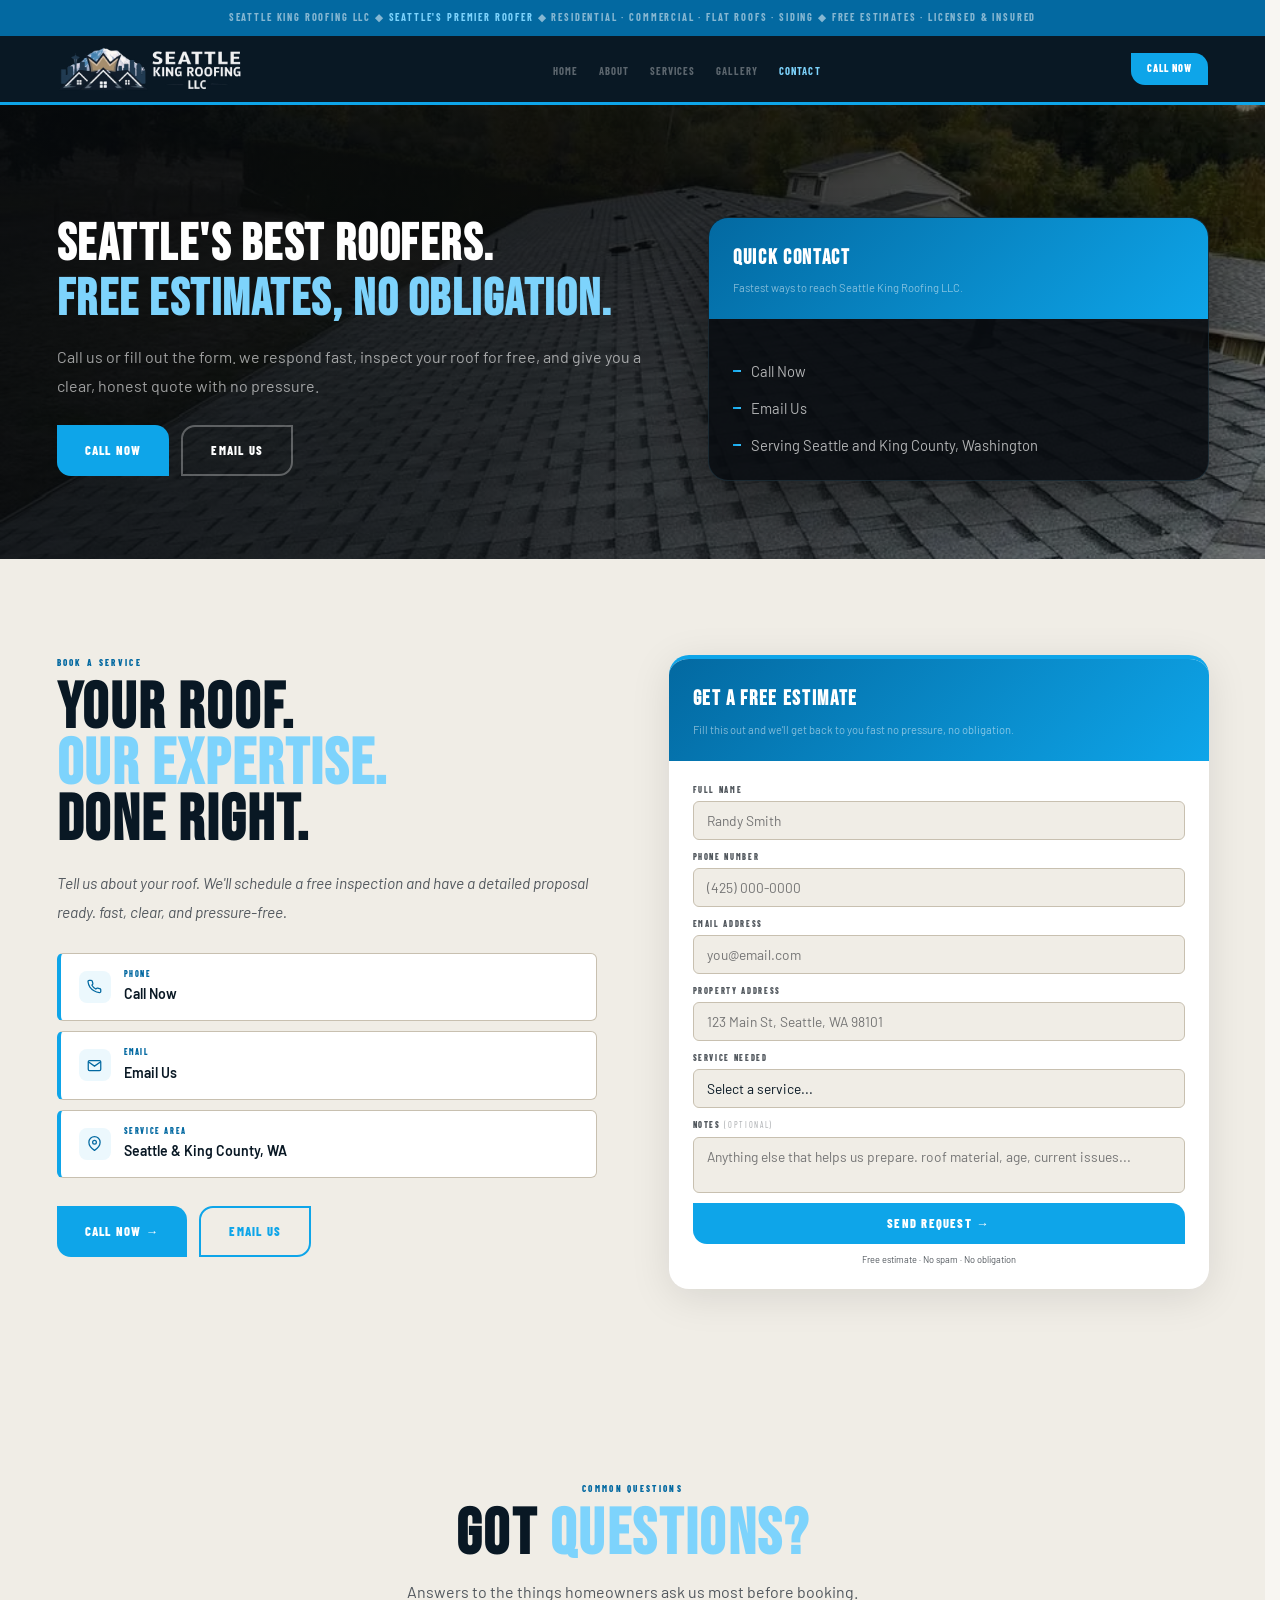
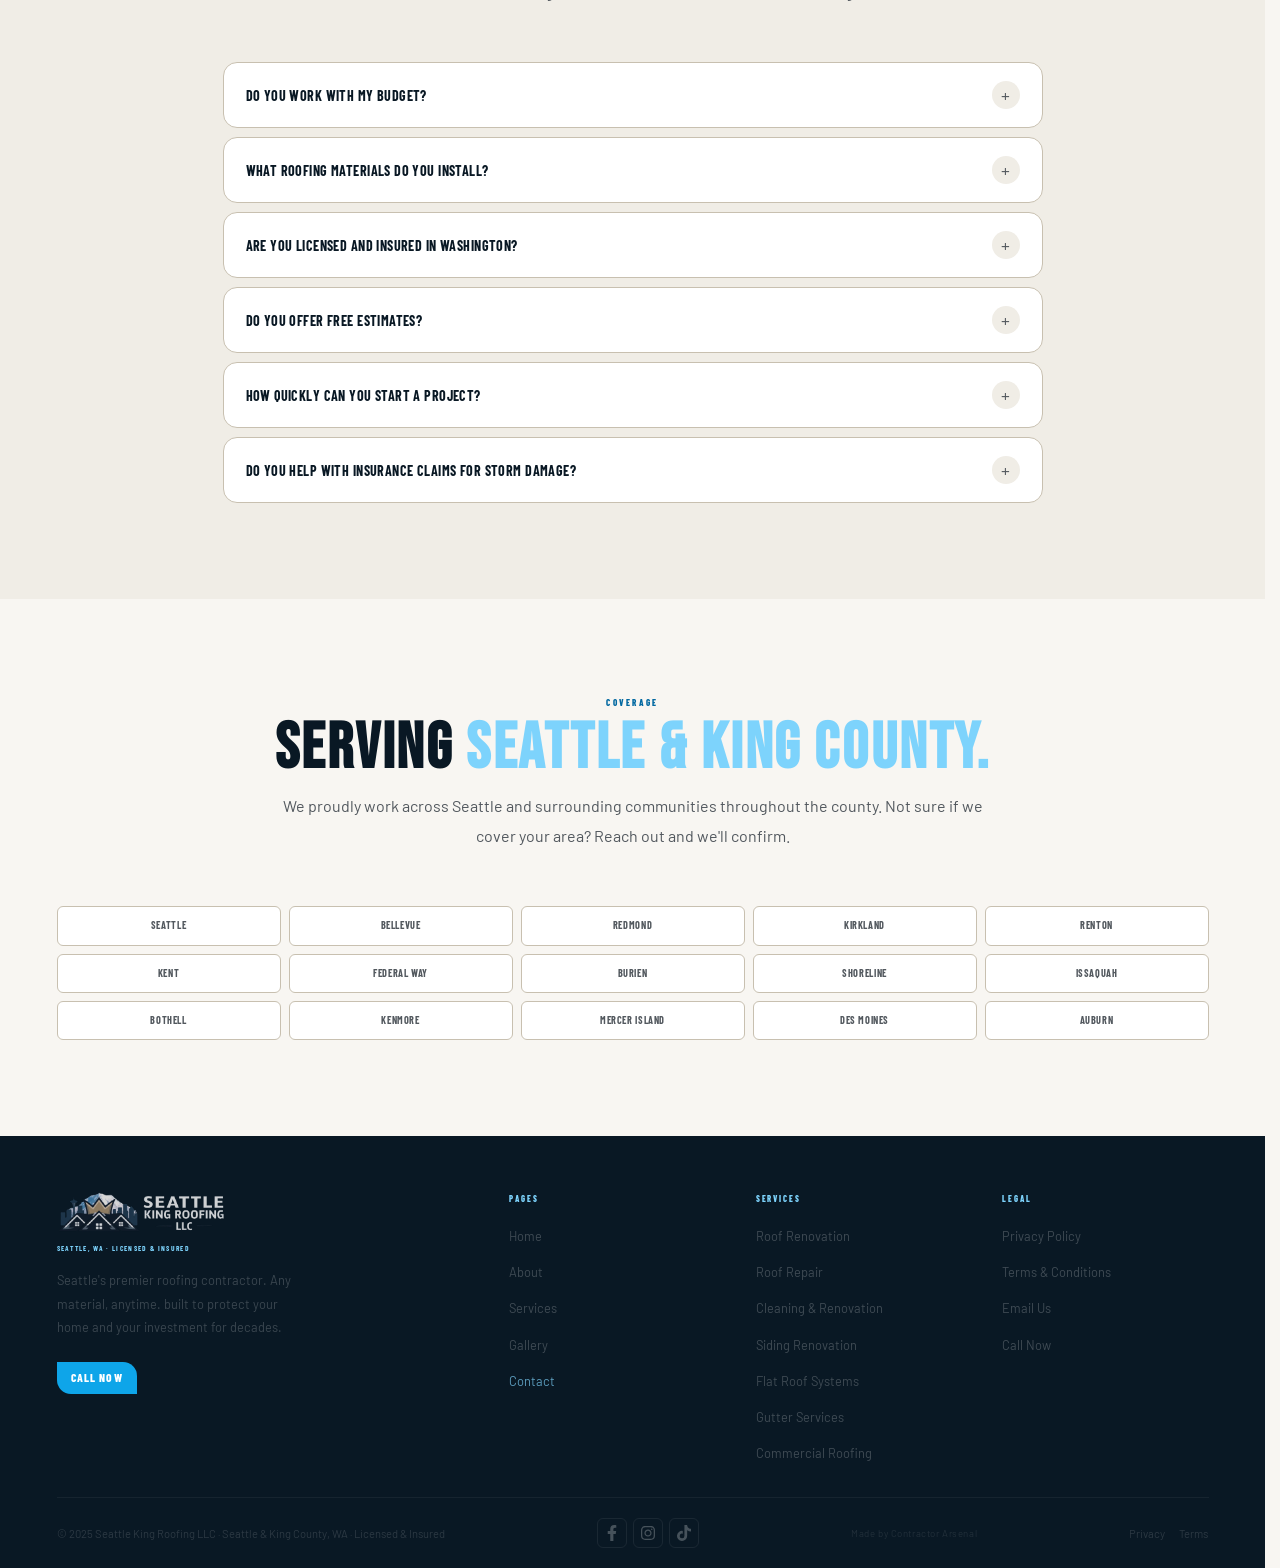
<file: contact.html>
<!DOCTYPE html>
<html lang="en">
<head>
  <meta charset="UTF-8" />
  <!-- Google Tag Manager -->
  <script>(function(w,d,s,l,i){w[l]=w[l]||[];w[l].push({'gtm.start':
  new Date().getTime(),event:'gtm.js'});var f=d.getElementsByTagName(s)[0],
  j=d.createElement(s),dl=l!='dataLayer'?'&l='+l:'';j.async=true;j.src=
  'https://www.googletagmanager.com/gtm.js?id='+i+dl;f.parentNode.insertBefore(j,f);
  })(window,document,'script','dataLayer','GTM-KLG5DGXC');</script>
  <!-- End Google Tag Manager -->
  <meta name="viewport" content="width=device-width, initial-scale=1.0" />
  <title>Contact Seattle King Roofing LLC | Free Roofing Estimate</title>
  <meta name="description" content="Book a free roofing inspection with Seattle King Roofing LLC. Send your project details to schedule an estimate in Seattle and King County, WA." />
  <link rel="canonical" href="https://seattlekingroofingllc.com/contact/" />
  <meta name="robots" content="index, follow" />
  <meta property="og:type" content="website" />
  <meta property="og:title" content="Contact Seattle King Roofing LLC | Free Roofing Estimate" />
  <meta property="og:description" content="Book a free roofing inspection with Seattle King Roofing LLC. Fill out our quick estimate form and we will get back to you within one business day." />
  <meta name="geo.region" content="US-WA" />
  <meta name="geo.placename" content="Seattle, Washington" />
  <link rel="preconnect" href="https://fonts.googleapis.com" />
  <link rel="preconnect" href="https://fonts.gstatic.com" crossorigin />
  <style>*{transition:none!important}</style>
  <link href="https://fonts.googleapis.com/css2?family=Bebas+Neue&family=Barlow+Condensed:ital,wght@0,400;0,600;0,700;0,800;0,900;1,700&family=Barlow:ital,wght@0,300;0,400;0,500;0,600;1,300&display=swap" rel="stylesheet" />
  <link rel="stylesheet" href="assets/css/site.css" />
</head>
<body>
  <!-- Google Tag Manager (noscript) -->
  <noscript><iframe src="https://www.googletagmanager.com/ns.html?id=GTM-KLG5DGXC"
  height="0" width="0" style="display:none;visibility:hidden"></iframe></noscript>
  <!-- End Google Tag Manager (noscript) -->
  <div class="drawer" id="drawer">
    <button class="drawer-close" id="drawerClose" type="button" aria-label="Close navigation menu">&times;</button>
    <a href="index.html" onclick="closeDrawer()">Home</a>
    <a href="about.html" onclick="closeDrawer()">About</a>
    <a href="services.html" onclick="closeDrawer()">Services</a>
    <a href="gallery.html" onclick="closeDrawer()">Gallery</a>
    <a href="contact.html" class="is-active" onclick="closeDrawer()">Contact</a>
    <a href="privacy.html" onclick="closeDrawer()">Privacy</a>
    <a href="terms.html" onclick="closeDrawer()">Terms</a>
  </div>

  <div class="announce">
    <p class="announce-desktop">Seattle King Roofing LLC &#9670; <span>Seattle's Premier Roofer</span> &#9670; Residential &middot; Commercial &middot; Flat Roofs &middot; Siding &#9670; Free Estimates &middot; Licensed &amp; Insured</p>
    <div class="announce-mobile" id="tickerWrap">
      <span class="tick active">Seattle King Roofing LLC</span>
      <span class="tick">Free Estimates Available</span>
      <span class="tick">Residential &amp; Commercial</span>
      <span class="tick">Licensed &amp; Fully Insured</span>
    </div>
  </div>

  <nav id="mainNav">
    <div class="nav-inner">
      <a href="index.html" class="nav-brand">
        <img src="assets/images/logo-colored.png" alt="Seattle King Roofing" class="nav-logo-img" />
      </a>
      <ul class="nav-links">
        <li><a href="index.html">Home</a></li>
        <li><a href="about.html">About</a></li>
        <li><a href="services.html">Services</a></li>
        <li><a href="gallery.html">Gallery</a></li>
        <li><a href="contact.html" class="is-active">Contact</a></li>
      </ul>
      <div class="nav-right">
        <a href="tel:+14259485718" class="btn btn-sky" style="padding:7px 16px;font-size:.64rem;">Call Now</a>
        <button class="hamburger" id="hamburger" type="button" aria-label="Open navigation menu"><span></span><span></span><span></span></button>
      </div>
    </div>
  </nav>

  <section class="page-hero">
    <div class="page-hero-media">
      <img src="assets/images/roof-completed-1.jpg" alt="Contact Seattle King Roofing" />
    </div>
    <div class="page-hero-inner">
      <div class="container">
        <div class="page-hero-grid">
          <div class="page-copy">
            <h1 class="page-title">Seattle's Best Roofers.<br /><span class="sk">Free Estimates, No Obligation.</span></h1>
            <p class="page-sub">Call us or fill out the form. we respond fast, inspect your roof for free, and give you a clear, honest quote with no pressure.</p>
            <div class="page-btns" style="margin-top:24px;">
              <a href="tel:+14259485718" class="btn btn-sky">Call Now</a>
              <a href="mailto:seattlekingroofing@gmail.com" class="btn btn-outline-w">Email Us</a>
            </div>
          </div>
          <div class="page-panel">
            <div class="panel-head">
              <h3>Quick Contact</h3>
              <p>Fastest ways to reach Seattle King Roofing LLC.</p>
            </div>
            <div class="panel-body">
              <ul class="panel-list">
                <li><a href="tel:+14259485718">Call Now</a></li>
                <li><a href="mailto:seattlekingroofing@gmail.com">Email Us</a></li>
                <li>Serving Seattle and King County, Washington</li>
              </ul>
            </div>
          </div>
        </div>
      </div>
    </div>
  </section>

  <section class="sec sec-off" id="contact-form">
    <div class="container">
      <div class="contact-grid">
        <div>
          <span class="lbl">Book a Service</span>
          <h2 class="contact-title reveal">Your roof.<br /><span class="sk">Our expertise.</span><br />Done right.</h2>
          <p class="contact-body reveal">Tell us about your roof. We'll schedule a free inspection and have a detailed proposal ready. fast, clear, and pressure-free.</p>
          <div class="ci reveal">
            <div class="ci-row">
              <div class="ci-icon"><svg width="15" height="15" fill="none" stroke="currentColor" stroke-width="2" viewBox="0 0 24 24"><path d="M22 16.92v3a2 2 0 0 1-2.18 2 19.79 19.79 0 0 1-8.63-3.07A19.5 19.5 0 0 1 4.69 13.1a19.79 19.79 0 0 1-3.07-8.67A2 2 0 0 1 3.6 2.18h3a2 2 0 0 1 2 1.72c.127.96.361 1.903.7 2.81a2 2 0 0 1-.45 2.11L7.91 9.91a16 16 0 0 0 6.16 6.16l.95-.95a2 2 0 0 1 2.11-.45c.907.339 1.85.573 2.81.7A2 2 0 0 1 22 16.92z"></path></svg></div>
              <div><div class="ci-lbl">Phone</div><div class="ci-val"><a href="tel:+14259485718">Call Now</a></div></div>
            </div>
            <div class="ci-row">
              <div class="ci-icon"><svg width="15" height="15" fill="none" stroke="currentColor" stroke-width="2" viewBox="0 0 24 24"><path d="M4 4h16c1.1 0 2 .9 2 2v12c0 1.1-.9 2-2 2H4c-1.1 0-2-.9-2-2V6c0-1.1.9-2 2-2z"></path><polyline points="22,6 12,13 2,6"></polyline></svg></div>
              <div><div class="ci-lbl">Email</div><div class="ci-val"><a href="mailto:seattlekingroofing@gmail.com">Email Us</a></div></div>
            </div>
            <div class="ci-row">
              <div class="ci-icon"><svg width="15" height="15" fill="none" stroke="currentColor" stroke-width="2" viewBox="0 0 24 24"><path d="M21 10c0 7-9 13-9 13s-9-6-9-13a9 9 0 0 1 18 0z"></path><circle cx="12" cy="10" r="3"></circle></svg></div>
              <div><div class="ci-lbl">Service Area</div><div class="ci-val">Seattle &amp; King County, WA</div></div>
            </div>
          </div>
          <div class="contact-actions reveal">
            <a href="tel:+14259485718" class="btn btn-sky">Call Now &rarr;</a>
            <a href="mailto:seattlekingroofing@gmail.com" class="btn btn-outline-sky">Email Us</a>
          </div>
        </div>
        <div class="cform reveal">
          <div class="cform-head"><h3>Get a Free Estimate</h3><p>Fill this out and we'll get back to you fast no pressure, no obligation.</p></div>
          <div class="cform-body">
            <form onsubmit="handleForm(event,this,'contact-success')" data-form-name="Contact Page Estimate Request" data-success-message="Thank you! Your request has been sent. We will get back to you shortly.">
              <input type="hidden" name="access_key" value="59518b7e-199c-4a21-b2a5-d95022544a70" />
              <input type="hidden" name="subject" value="New Estimate Request. Seattle King Roofing" />
              <input type="hidden" name="from_name" value="Seattle King Roofing Website" />
              <input type="checkbox" name="botcheck" style="display:none;" tabindex="-1" autocomplete="off" />
              <div class="est-fg"><label>Full Name</label><input type="text" name="name" placeholder="Randy Smith" required /></div>
              <div class="est-fg"><label>Phone Number</label><input type="tel" name="phone" placeholder="(425) 000-0000" required /></div>
              <div class="est-fg"><label>Email Address</label><input type="email" name="email" placeholder="you@email.com" required /></div>
              <div class="est-fg"><label>Property Address</label><input type="text" name="address" placeholder="123 Main St, Seattle, WA 98101" required /></div>
              <div class="est-fg"><label>Service Needed</label>
                <select name="service_needed" required>
                  <option value="" disabled selected>Select a service...</option>
                  <option>Roof Renovation and Replacement</option>
                  <option>Roof Repair</option>
                  <option>Roof Inspection</option>
                  <option>Roof Cleaning</option>
                  <option>Siding Renovation</option>
                  <option>Flat Roof System</option>
                  <option>Gutter Installation and Repair</option>
                  <option>Storm Damage Assessment</option>
                  <option>Commercial Roofing</option>
                  <option>Not Sure. Need Inspection</option>
                </select>
              </div>
              <div class="est-fg"><label>Notes <span style="opacity:.5;font-weight:400;">(optional)</span></label><textarea name="message" placeholder="Anything else that helps us prepare. roof material, age, current issues..."></textarea></div>
              <button type="submit" class="btn btn-sky btn-full">Send Request &rarr;</button>
              <div class="success-msg" id="contact-success">Sent! We'll be in touch within one business day.</div>
            </form>
            <p class="form-note">Free estimate &middot; No spam &middot; No obligation</p>
          </div>
        </div>
      </div>
    </div>
  </section>

  <section class="sec sec-off">
    <div class="container">
      <div class="section-head reveal">
        <span class="lbl">Common Questions</span>
        <h2 class="sec-title">Got <span class="sk">questions?</span></h2>
        <p class="sec-sub">Answers to the things homeowners ask us most before booking.</p>
      </div>
      <div class="faq-wrap">
        <div class="faq-item reveal"><button class="faq-q" type="button" onclick="toggleFAQ(this)"><span class="faq-q-text">Do you work with my budget?</span><span class="faq-icon">+</span></button><div class="faq-a">Yes. We work with your budget and schedule to create a durable roof with clear, transparent proposals and no hidden costs.</div></div>
        <div class="faq-item reveal"><button class="faq-q" type="button" onclick="toggleFAQ(this)"><span class="faq-q-text">What roofing materials do you install?</span><span class="faq-icon">+</span></button><div class="faq-a">Any roofing material, anytime. Asphalt shingles, metal, tile, cedar shake, flat roof systems, and more. We source from trusted suppliers and match the right material to your home and budget.</div></div>
        <div class="faq-item reveal"><button class="faq-q" type="button" onclick="toggleFAQ(this)"><span class="faq-q-text">Are you licensed and insured in Washington?</span><span class="faq-icon">+</span></button><div class="faq-a">Yes. Seattle King Roofing LLC is fully licensed and insured in Washington State. We carry coverage that protects your home, your property, and our crew on every job.</div></div>
        <div class="faq-item reveal"><button class="faq-q" type="button" onclick="toggleFAQ(this)"><span class="faq-q-text">Do you offer free estimates?</span><span class="faq-icon">+</span></button><div class="faq-a">Yes. We provide free, detailed estimates following a thorough inspection. You'll receive a clear, itemized proposal with no pressure and no obligation.</div></div>
        <div class="faq-item reveal"><button class="faq-q" type="button" onclick="toggleFAQ(this)"><span class="faq-q-text">How quickly can you start a project?</span><span class="faq-icon">+</span></button><div class="faq-a">We respond to every inquiry within one business day and work to schedule inspections as fast as your availability allows. Timeline for projects varies by scope, but we always communicate clearly so there are no surprises.</div></div>
        <div class="faq-item reveal"><button class="faq-q" type="button" onclick="toggleFAQ(this)"><span class="faq-q-text">Do you help with insurance claims for storm damage?</span><span class="faq-icon">+</span></button><div class="faq-a">Yes. We provide thorough storm damage assessments and documentation that can help support your insurance claim. We work alongside your process to make it as straightforward as possible.</div></div>
      </div>
    </div>
  </section>

  <section class="sec sec-warm">
    <div class="container">
      <div class="section-head reveal">
        <span class="lbl">Coverage</span>
        <h2 class="sec-title">Serving <span class="sk">Seattle &amp; King County.</span></h2>
        <p class="sec-sub">We proudly work across Seattle and surrounding communities throughout the county. Not sure if we cover your area? Reach out and we'll confirm.</p>
      </div>
      <div class="areas-grid">
        <div class="area-tag">Seattle</div>
        <div class="area-tag">Bellevue</div>
        <div class="area-tag">Redmond</div>
        <div class="area-tag">Kirkland</div>
        <div class="area-tag">Renton</div>
        <div class="area-tag">Kent</div>
        <div class="area-tag">Federal Way</div>
        <div class="area-tag">Burien</div>
        <div class="area-tag">Shoreline</div>
        <div class="area-tag">Issaquah</div>
        <div class="area-tag">Bothell</div>
        <div class="area-tag">Kenmore</div>
        <div class="area-tag">Mercer Island</div>
        <div class="area-tag">Des Moines</div>
        <div class="area-tag">Auburn</div>
      </div>
    </div>
  </section>

  <footer>
    <div class="footer-main">
      <div class="container">
        <div class="footer-grid">
          <div>
            <img src="assets/images/logo-colored.png" alt="Seattle King Roofing" style="height:40px;width:auto;margin-bottom:10px;opacity:.85;" />
            <div class="footer-brand-sub">Seattle, WA &middot; Licensed &amp; Insured</div>
            <p class="footer-desc">Seattle's premier roofing contractor. Any material, anytime. built to protect your home and your investment for decades.</p>
            <a href="tel:+14259485718" class="btn btn-sky" style="display:inline-block;margin-top:8px;padding:6px 14px;font-size:.72rem;">Call Now</a>
          </div>
          <div>
            <div class="footer-col-title">Pages</div>
            <ul class="footer-links">
              <li><a href="index.html">Home</a></li>
              <li><a href="about.html">About</a></li>
              <li><a href="services.html">Services</a></li>
              <li><a href="gallery.html">Gallery</a></li>
              <li><a href="contact.html" class="is-active">Contact</a></li>
            </ul>
          </div>
          <div>
            <div class="footer-col-title">Services</div>
            <ul class="footer-links">
              <li><a href="services.html">Roof Renovation</a></li>
              <li><a href="services.html">Roof Repair</a></li>
              <li><a href="services.html">Cleaning &amp; Renovation</a></li>
              <li><a href="services.html">Siding Renovation</a></li>
              <li><a href="services.html">Flat Roof Systems</a></li>
              <li><a href="services.html">Gutter Services</a></li>
              <li><a href="services.html">Commercial Roofing</a></li>
            </ul>
          </div>
          <div>
            <div class="footer-col-title">Legal</div>
            <ul class="footer-links">
              <li><a href="privacy.html">Privacy Policy</a></li>
              <li><a href="terms.html">Terms &amp; Conditions</a></li>
              <li><a href="mailto:seattlekingroofing@gmail.com">Email Us</a></li>
              <li><a href="tel:+14259485718">Call Now</a></li>
            </ul>
          </div>
        </div>
      </div>
    </div>
    <div class="container">
      <div class="footer-bottom">
        <span class="footer-copy">&copy; 2025 Seattle King Roofing LLC &middot; Seattle &amp; King County, WA &middot; Licensed &amp; Insured</span>
        <div class="footer-bottom-socials">
          <a href="https://www.facebook.com/profile.php?id=61576350530694" target="_blank" rel="noreferrer" aria-label="Facebook" class="footer-bottom-social"><svg width="16" height="16" fill="currentColor" viewBox="0 0 320 512"><path d="M279.14 288l14.22-92.66h-88.91v-60.13c0-25.35 12.42-50.06 52.24-50.06h40.42V6.26S260.43 0 225.36 0c-73.22 0-121.08 44.38-121.08 124.72v70.62H22.89V288h81.39v224h100.17V288z"></path></svg></a>
          <a href="https://www.instagram.com/seattlekingroofing/" target="_blank" rel="noreferrer" aria-label="Instagram" class="footer-bottom-social"><svg width="16" height="16" fill="currentColor" viewBox="0 0 448 512"><path d="M224.1 141c-63.6 0-114.9 51.3-114.9 114.9s51.3 114.9 114.9 114.9S339 319.5 339 255.9 287.7 141 224.1 141zm0 189.6c-41.1 0-74.7-33.5-74.7-74.7s33.5-74.7 74.7-74.7 74.7 33.5 74.7 74.7-33.6 74.7-74.7 74.7zm146.4-194.3c0 14.9-12 26.8-26.8 26.8-14.9 0-26.8-12-26.8-26.8s12-26.8 26.8-26.8 26.8 12 26.8 26.8zm76.1 27.2c-1.7-35.9-9.9-67.7-36.2-93.9-26.2-26.2-58-34.4-93.9-36.2-37-2.1-147.9-2.1-184.9 0-35.8 1.7-67.6 9.9-93.9 36.1s-34.4 58-36.2 93.9c-2.1 37-2.1 147.9 0 184.9 1.7 35.9 9.9 67.7 36.2 93.9s58 34.4 93.9 36.2c37 2.1 147.9 2.1 184.9 0 35.9-1.7 67.7-9.9 93.9-36.2 26.2-26.2 34.4-58 36.2-93.9 2.1-37 2.1-147.8 0-184.8zM398.8 388c-7.8 19.6-22.9 34.7-42.6 42.6-29.5 11.7-99.5 9-132.1 9s-102.7 2.6-132.1-9c-19.6-7.8-34.7-22.9-42.6-42.6-11.7-29.5-9-99.5-9-132.1s-2.6-102.7 9-132.1c7.8-19.6 22.9-34.7 42.6-42.6 29.5-11.7 99.5-9 132.1-9s102.7-2.6 132.1 9c19.6 7.8 34.7 22.9 42.6 42.6 11.7 29.5 9 99.5 9 132.1s2.7 102.7-9 132.1z"></path></svg></a>
          <a href="https://www.tiktok.com/@seattlekingroofing_" target="_blank" rel="noreferrer" aria-label="TikTok" class="footer-bottom-social"><svg width="16" height="16" fill="currentColor" viewBox="0 0 448 512"><path d="M448,209.91a210.06,210.06,0,0,1-122.77-39.25V349.38A162.55,162.55,0,1,1,185,188.31V278.2a74.62,74.62,0,1,0,52.23,71.18V0l88,0a121.18,121.18,0,0,0,1.86,22.17h0A122.18,122.18,0,0,0,381,102.39a121.43,121.43,0,0,0,67,20.14Z"></path></svg></a>
        </div>
        <span class="footer-made-by"><a href="https://contractorarsenal.com" target="_blank" rel="noreferrer">Made by Contractor Arsenal</a></span>
        <span class="footer-legal"><a href="privacy.html">Privacy</a><a href="terms.html">Terms</a></span>
      </div>
    </div>
  </footer>

  <script src="assets/js/site.js"></script>
</body>
</html>
</file>
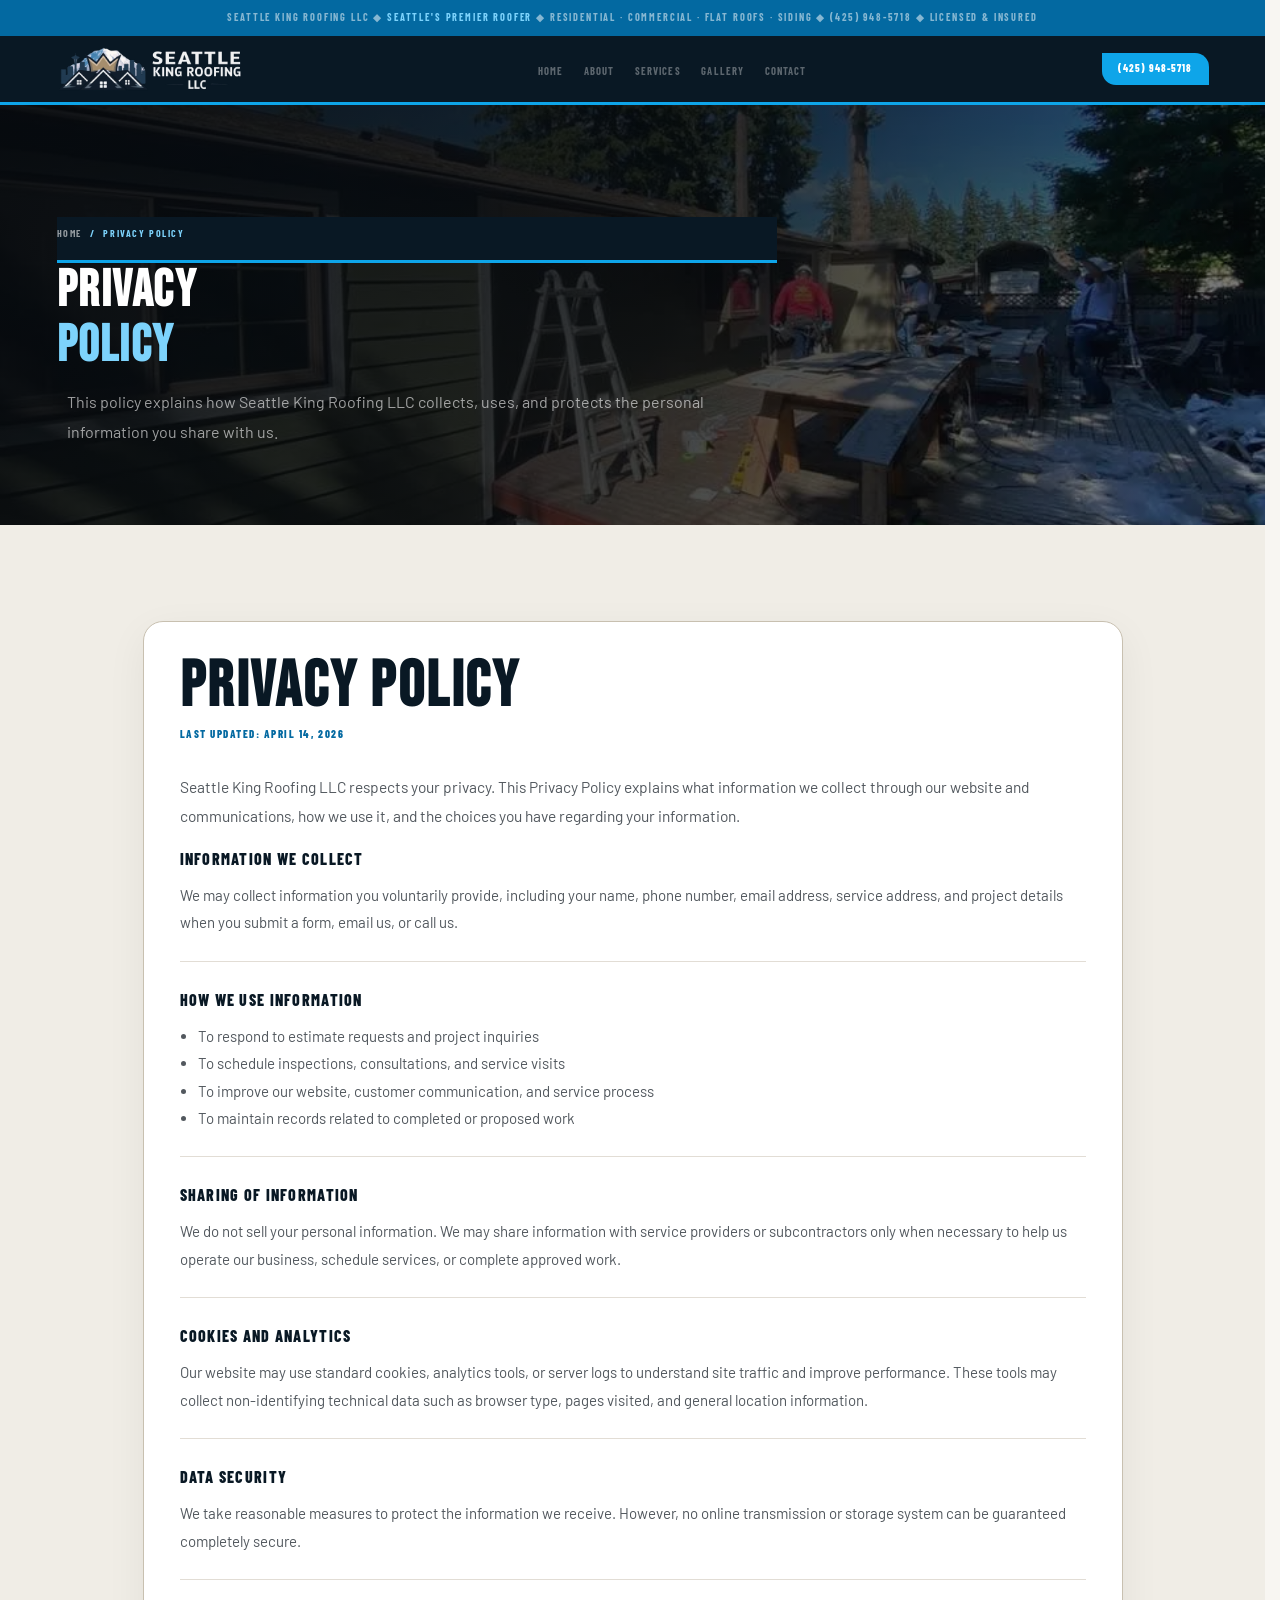
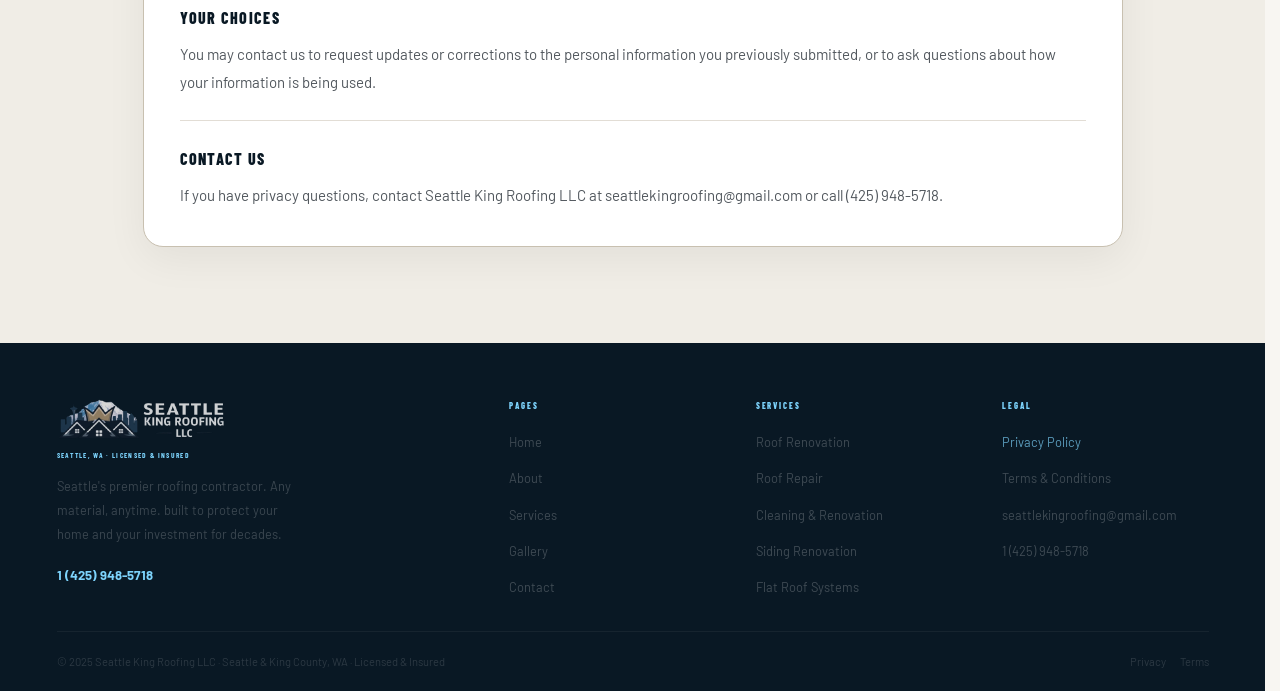
<file: privacy.html>
<!DOCTYPE html>
<html lang="en">
<head>
  <meta charset="UTF-8" />
  <!-- Google Tag Manager -->
  <script>(function(w,d,s,l,i){w[l]=w[l]||[];w[l].push({'gtm.start':
  new Date().getTime(),event:'gtm.js'});var f=d.getElementsByTagName(s)[0],
  j=d.createElement(s),dl=l!='dataLayer'?'&l='+l:'';j.async=true;j.src=
  'https://www.googletagmanager.com/gtm.js?id='+i+dl;f.parentNode.insertBefore(j,f);
  })(window,document,'script','dataLayer','GTM-KLG5DGXC');</script>
  <!-- End Google Tag Manager -->
  <meta name="viewport" content="width=device-width, initial-scale=1.0" />
  <title>Privacy Policy | Seattle King Roofing LLC</title>
  <meta name="description" content="Read the privacy policy for Seattle King Roofing LLC, including how we collect, use, and protect contact and project information." />
  <link rel="canonical" href="https://seattlekingroofingllc.com/privacy/" />
  <meta name="robots" content="index, follow" />
  <meta property="og:type" content="website" />
  <meta property="og:title" content="Privacy Policy | Seattle King Roofing LLC" />
  <meta property="og:description" content="Read the privacy policy for Seattle King Roofing LLC. how we collect, use, and protect your information." />
  <meta name="geo.region" content="US-WA" />
  <meta name="geo.placename" content="Seattle, Washington" />
  <link rel="preconnect" href="https://fonts.googleapis.com" />
  <link rel="preconnect" href="https://fonts.gstatic.com" crossorigin />
  <style>*{transition:none!important}</style>
  <link href="https://fonts.googleapis.com/css2?family=Bebas+Neue&family=Barlow+Condensed:ital,wght@0,400;0,600;0,700;0,800;0,900;1,700&family=Barlow:ital,wght@0,300;0,400;0,500;0,600;1,300&display=swap" rel="stylesheet" />
  <link rel="stylesheet" href="assets/css/site.css" />
</head>
<body>
  <!-- Google Tag Manager (noscript) -->
  <noscript><iframe src="https://www.googletagmanager.com/ns.html?id=GTM-KLG5DGXC"
  height="0" width="0" style="display:none;visibility:hidden"></iframe></noscript>
  <!-- End Google Tag Manager (noscript) -->
  <div class="drawer" id="drawer">
    <button class="drawer-close" id="drawerClose" type="button" aria-label="Close navigation menu">&times;</button>
    <a href="index.html" onclick="closeDrawer()">Home</a>
    <a href="about.html" onclick="closeDrawer()">About</a>
    <a href="services.html" onclick="closeDrawer()">Services</a>
    <a href="gallery.html" onclick="closeDrawer()">Gallery</a>
    <a href="contact.html" onclick="closeDrawer()">Contact</a>
    <a href="privacy.html" class="is-active" onclick="closeDrawer()">Privacy</a>
    <a href="terms.html" onclick="closeDrawer()">Terms</a>
  </div>

  <div class="announce">
    <p class="announce-desktop">Seattle King Roofing LLC &#9670; <span>Seattle's Premier Roofer</span> &#9670; Residential &middot; Commercial &middot; Flat Roofs &middot; Siding &#9670; (425) 948-5718 &#9670; Licensed &amp; Insured</p>
    <div class="announce-mobile" id="tickerWrap">
      <span class="tick active">Seattle King Roofing LLC</span>
      <span class="tick">&#9670; (425) 948-5718</span>
      <span class="tick">Residential &amp; Commercial</span>
      <span class="tick">Licensed &amp; Fully Insured</span>
    </div>
  </div>

  <nav id="mainNav">
    <div class="nav-inner">
      <a href="index.html" class="nav-brand">
        <img src="assets/images/logo-colored.png" alt="Seattle King Roofing" class="nav-logo-img" />
      </a>
      <ul class="nav-links">
        <li><a href="index.html">Home</a></li>
        <li><a href="about.html">About</a></li>
        <li><a href="services.html">Services</a></li>
        <li><a href="gallery.html">Gallery</a></li>
        <li><a href="contact.html">Contact</a></li>
      </ul>
      <div class="nav-right">
        <a href="tel:+14259485718" class="btn btn-sky" style="padding:7px 16px;font-size:.64rem;">(425) 948-5718</a>
        <button class="hamburger" id="hamburger" type="button" aria-label="Open navigation menu"><span></span><span></span><span></span></button>
      </div>
    </div>
  </nav>

  <section class="page-hero">
    <div class="page-hero-media">
      <img src="assets/images/work-in-progress.jpg" alt="Seattle King Roofing privacy policy" />
    </div>
    <div class="page-hero-inner">
      <div class="container">
        <div class="page-copy">
          <nav aria-label="Breadcrumb"><div class="crumbs"><a href="index.html">Home</a> <span>/</span> <span aria-current="page">Privacy Policy</span></div></nav>
          <h1 class="page-title">Privacy<br /><span class="sk">Policy</span></h1>
          <p class="page-sub">This policy explains how Seattle King Roofing LLC collects, uses, and protects the personal information you share with us.</p>
        </div>
      </div>
    </div>
  </section>

  <section class="sec sec-off">
    <div class="container">
      <div class="legal-wrap">
        <div class="legal-card">
          <h2 class="legal-title">Privacy Policy</h2>
          <div class="legal-meta">Last Updated: April 14, 2026</div>
          <p class="legal-intro">Seattle King Roofing LLC respects your privacy. This Privacy Policy explains what information we collect through our website and communications, how we use it, and the choices you have regarding your information.</p>

          <div class="legal-section">
            <h2>Information We Collect</h2>
            <p>We may collect information you voluntarily provide, including your name, phone number, email address, service address, and project details when you submit a form, email us, or call us.</p>
          </div>

          <div class="legal-section">
            <h2>How We Use Information</h2>
            <ul>
              <li>To respond to estimate requests and project inquiries</li>
              <li>To schedule inspections, consultations, and service visits</li>
              <li>To improve our website, customer communication, and service process</li>
              <li>To maintain records related to completed or proposed work</li>
            </ul>
          </div>

          <div class="legal-section">
            <h2>Sharing of Information</h2>
            <p>We do not sell your personal information. We may share information with service providers or subcontractors only when necessary to help us operate our business, schedule services, or complete approved work.</p>
          </div>

          <div class="legal-section">
            <h2>Cookies and Analytics</h2>
            <p>Our website may use standard cookies, analytics tools, or server logs to understand site traffic and improve performance. These tools may collect non-identifying technical data such as browser type, pages visited, and general location information.</p>
          </div>

          <div class="legal-section">
            <h2>Data Security</h2>
            <p>We take reasonable measures to protect the information we receive. However, no online transmission or storage system can be guaranteed completely secure.</p>
          </div>

          <div class="legal-section">
            <h2>Your Choices</h2>
            <p>You may contact us to request updates or corrections to the personal information you previously submitted, or to ask questions about how your information is being used.</p>
          </div>

          <div class="legal-section">
            <h2>Contact Us</h2>
            <p>If you have privacy questions, contact Seattle King Roofing LLC at <a href="mailto:seattlekingroofing@gmail.com">seattlekingroofing@gmail.com</a> or call <a href="tel:+14259485718">(425) 948-5718</a>.</p>
          </div>

        </div>
      </div>
    </div>
  </section>

  <footer>
    <div class="footer-main">
      <div class="container">
        <div class="footer-grid">
          <div>
            <img src="assets/images/logo-colored.png" alt="Seattle King Roofing" style="height:40px;width:auto;margin-bottom:10px;opacity:.85;" />
            <div class="footer-brand-sub">Seattle, WA &middot; Licensed &amp; Insured</div>
            <p class="footer-desc">Seattle's premier roofing contractor. Any material, anytime. built to protect your home and your investment for decades.</p>
            <a href="tel:+14259485718" style="color:var(--sky-xlt);font-size:.82rem;font-weight:700;">1 (425) 948-5718</a>
          </div>
          <div>
            <div class="footer-col-title">Pages</div>
            <ul class="footer-links">
              <li><a href="index.html">Home</a></li>
              <li><a href="about.html">About</a></li>
              <li><a href="services.html">Services</a></li>
              <li><a href="gallery.html">Gallery</a></li>
              <li><a href="contact.html">Contact</a></li>
            </ul>
          </div>
          <div>
            <div class="footer-col-title">Services</div>
            <ul class="footer-links">
              <li><a href="services.html">Roof Renovation</a></li>
              <li><a href="services.html">Roof Repair</a></li>
              <li><a href="services.html">Cleaning &amp; Renovation</a></li>
              <li><a href="services.html">Siding Renovation</a></li>
              <li><a href="services.html">Flat Roof Systems</a></li>
            </ul>
          </div>
          <div>
            <div class="footer-col-title">Legal</div>
            <ul class="footer-links">
              <li><a href="privacy.html" class="is-active">Privacy Policy</a></li>
              <li><a href="terms.html">Terms &amp; Conditions</a></li>
              <li><a href="mailto:seattlekingroofing@gmail.com">seattlekingroofing@gmail.com</a></li>
              <li><a href="tel:+14259485718">1 (425) 948-5718</a></li>
            </ul>
          </div>
        </div>
      </div>
    </div>
    <div class="container">
      <div class="footer-bottom">
        <span class="footer-copy">&copy; 2025 Seattle King Roofing LLC &middot; Seattle &amp; King County, WA &middot; Licensed &amp; Insured</span>
        <span class="footer-legal"><a href="privacy.html">Privacy</a><a href="terms.html">Terms</a></span>
      </div>
    </div>
  </footer>

  <script src="assets/js/site.js"></script>
</body>
</html>
</file>
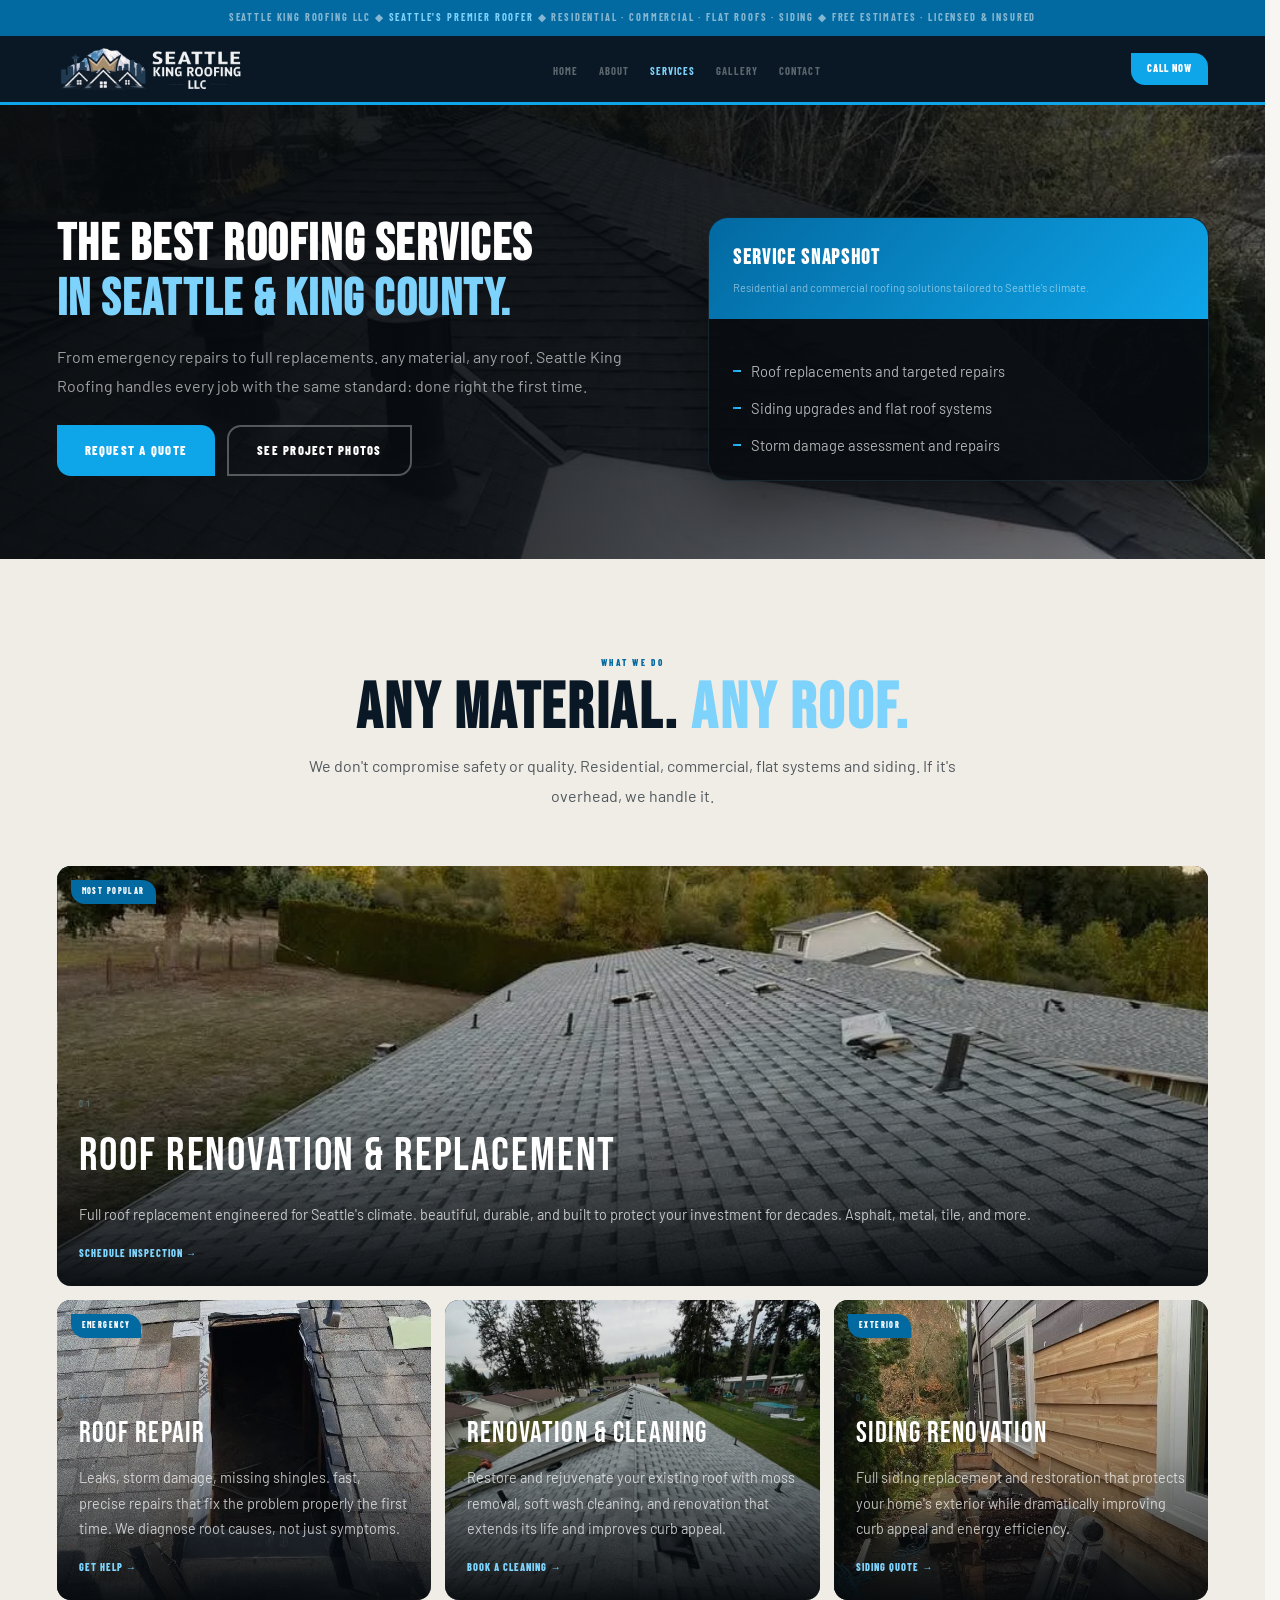
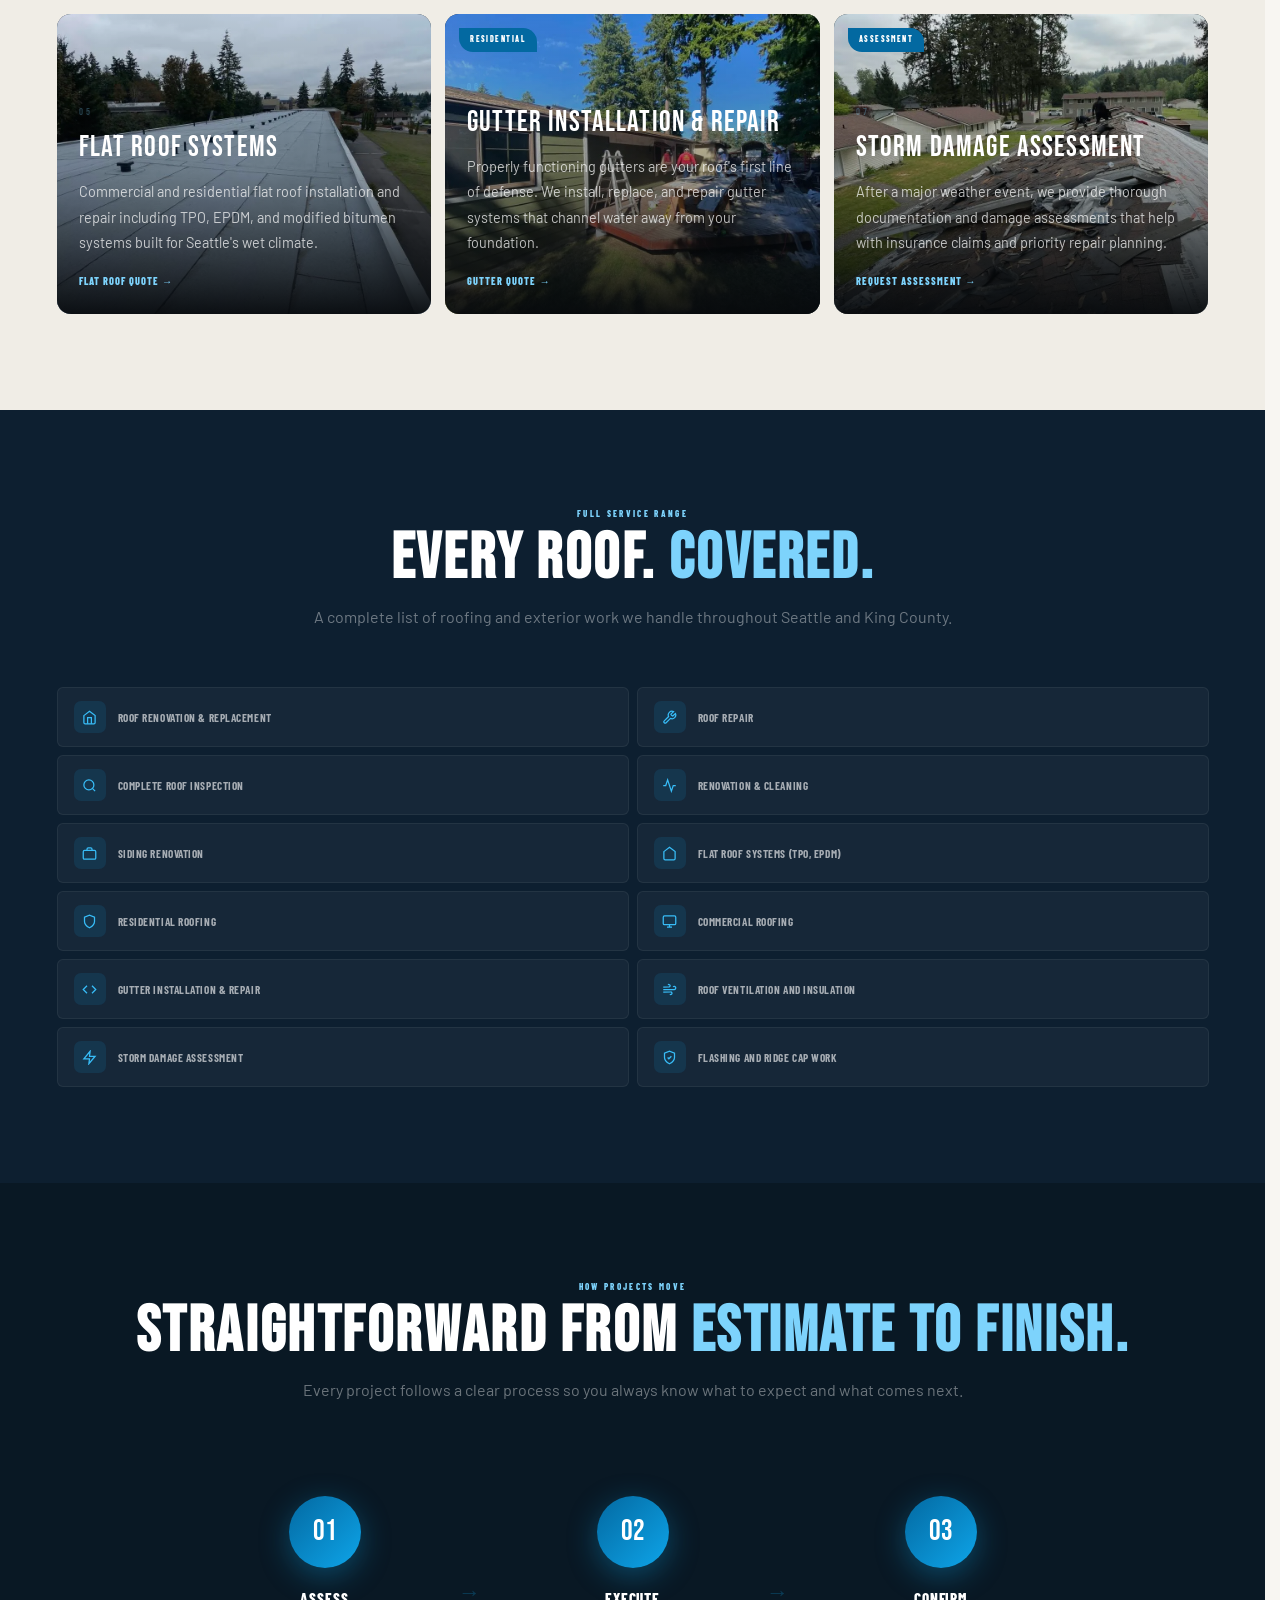
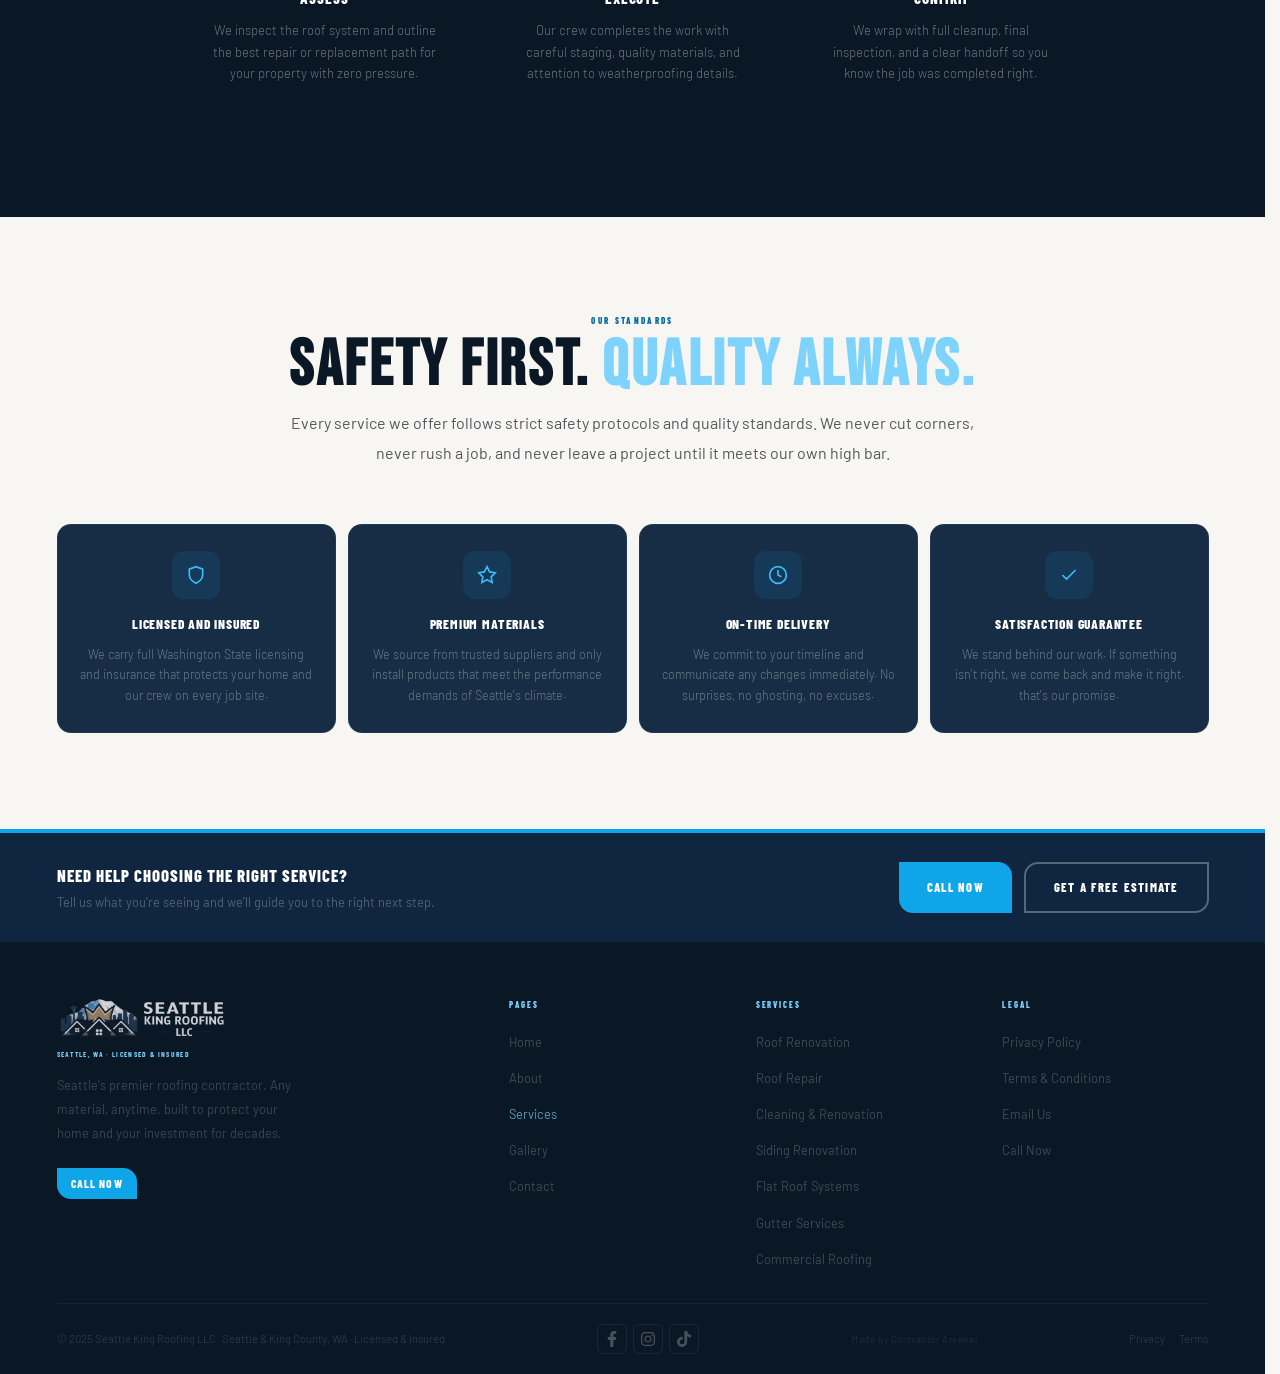
<file: services.html>
<!DOCTYPE html>
<html lang="en">
<head>
  <meta charset="UTF-8" />
  <!-- Google Tag Manager -->
  <script>(function(w,d,s,l,i){w[l]=w[l]||[];w[l].push({'gtm.start':
  new Date().getTime(),event:'gtm.js'});var f=d.getElementsByTagName(s)[0],
  j=d.createElement(s),dl=l!='dataLayer'?'&l='+l:'';j.async=true;j.src=
  'https://www.googletagmanager.com/gtm.js?id='+i+dl;f.parentNode.insertBefore(j,f);
  })(window,document,'script','dataLayer','GTM-KLG5DGXC');</script>
  <!-- End Google Tag Manager -->
  <meta name="viewport" content="width=device-width, initial-scale=1.0" />
  <title>Roofing Services | Seattle King Roofing LLC</title>
  <meta name="description" content="Explore roofing services from Seattle King Roofing LLC including roof replacement, repair, cleaning, siding renovation, flat roof systems, gutter services, and more. Licensed and insured in Seattle, WA." />
  <link rel="canonical" href="https://seattlekingroofingllc.com/services/" />
  <meta name="robots" content="index, follow" />
  <meta property="og:type" content="website" />
  <meta property="og:title" content="Roofing Services | Seattle King Roofing LLC" />
  <meta property="og:description" content="Roof replacement, repair, cleaning, siding renovation, and flat roof systems from Seattle King Roofing LLC. Licensed and insured. Free estimates." />
  <meta name="geo.region" content="US-WA" />
  <meta name="geo.placename" content="Seattle, Washington" />
  <link rel="preconnect" href="https://fonts.googleapis.com" />
  <link rel="preconnect" href="https://fonts.gstatic.com" crossorigin />
  <style>*{transition:none!important}</style>
  <link href="https://fonts.googleapis.com/css2?family=Bebas+Neue&family=Barlow+Condensed:ital,wght@0,400;0,600;0,700;0,800;0,900;1,700&family=Barlow:ital,wght@0,300;0,400;0,500;0,600;1,300&display=swap" rel="stylesheet" />
  <link rel="stylesheet" href="assets/css/site.css" />
</head>
<body>
  <!-- Google Tag Manager (noscript) -->
  <noscript><iframe src="https://www.googletagmanager.com/ns.html?id=GTM-KLG5DGXC"
  height="0" width="0" style="display:none;visibility:hidden"></iframe></noscript>
  <!-- End Google Tag Manager (noscript) -->
  <div class="drawer" id="drawer">
    <button class="drawer-close" id="drawerClose" type="button" aria-label="Close navigation menu">&times;</button>
    <a href="index.html" onclick="closeDrawer()">Home</a>
    <a href="about.html" onclick="closeDrawer()">About</a>
    <a href="services.html" class="is-active" onclick="closeDrawer()">Services</a>
    <a href="gallery.html" onclick="closeDrawer()">Gallery</a>
    <a href="contact.html" onclick="closeDrawer()">Contact</a>
    <a href="privacy.html" onclick="closeDrawer()">Privacy</a>
    <a href="terms.html" onclick="closeDrawer()">Terms</a>
  </div>

  <div class="announce">
    <p class="announce-desktop">Seattle King Roofing LLC &#9670; <span>Seattle's Premier Roofer</span> &#9670; Residential &middot; Commercial &middot; Flat Roofs &middot; Siding &#9670; Free Estimates &middot; Licensed &amp; Insured</p>
    <div class="announce-mobile" id="tickerWrap">
      <span class="tick active">Seattle King Roofing LLC</span>
      <span class="tick">Free Estimates Available</span>
      <span class="tick">Residential &amp; Commercial</span>
      <span class="tick">Licensed &amp; Fully Insured</span>
    </div>
  </div>

  <nav id="mainNav">
    <div class="nav-inner">
      <a href="index.html" class="nav-brand">
        <img src="assets/images/logo-colored.png" alt="Seattle King Roofing" class="nav-logo-img" />
      </a>
      <ul class="nav-links">
        <li><a href="index.html">Home</a></li>
        <li><a href="about.html">About</a></li>
        <li><a href="services.html" class="is-active">Services</a></li>
        <li><a href="gallery.html">Gallery</a></li>
        <li><a href="contact.html">Contact</a></li>
      </ul>
      <div class="nav-right">
        <a href="tel:+14259485718" class="btn btn-sky" style="padding:7px 16px;font-size:.64rem;">Call Now</a>
        <button class="hamburger" id="hamburger" type="button" aria-label="Open navigation menu"><span></span><span></span><span></span></button>
      </div>
    </div>
  </nav>

  <section class="page-hero">
    <div class="page-hero-media">
      <img src="assets/images/roof-pitch.jpg" alt="Seattle roofing services" />
    </div>
    <div class="page-hero-inner">
      <div class="container">
        <div class="page-hero-grid">
          <div class="page-copy">
            <h1 class="page-title">The Best Roofing Services<br /><span class="sk">in Seattle &amp; King County.</span></h1>
            <p class="page-sub">From emergency repairs to full replacements. any material, any roof. Seattle King Roofing handles every job with the same standard: done right the first time.</p>
            <div class="page-btns" style="margin-top:24px;">
              <a href="contact.html#contact-form" class="btn btn-sky">Request a Quote</a>
              <a href="gallery.html" class="btn btn-outline-w">See Project Photos</a>
            </div>
          </div>
          <div class="page-panel">
            <div class="panel-head">
              <h3>Service Snapshot</h3>
              <p>Residential and commercial roofing solutions tailored to Seattle's climate.</p>
            </div>
            <div class="panel-body">
              <ul class="panel-list">
                <li>Roof replacements and targeted repairs</li>
                <li>Siding upgrades and flat roof systems</li>
                <li>Storm damage assessment and repairs</li>
              </ul>
            </div>
          </div>
        </div>
      </div>
    </div>
  </section>

  <!-- Core Services -->
  <section class="sec sec-off">
    <div class="container">
      <div class="section-head reveal">
        <span class="lbl">What We Do</span>
        <h2 class="sec-title">Any material. <span class="sk">Any roof.</span></h2>
        <p class="sec-sub">We don't compromise safety or quality. Residential, commercial, flat systems and siding. If it's overhead, we handle it.</p>
      </div>
      <div class="svc-grid">
        <div class="svc-card featured">
          <div class="svc-img" style="background-image:url('assets/images/roof-completed-1.jpg')"></div>
          <div class="svc-ov"></div>
          <div class="svc-tag">Most Popular</div>
          <div class="svc-content">
            <div class="svc-num">01</div>
            <div class="svc-name">Roof Renovation &amp; Replacement</div>
            <div class="svc-desc">Full roof replacement engineered for Seattle's climate. beautiful, durable, and built to protect your investment for decades. Asphalt, metal, tile, and more.</div>
            <a href="contact.html#contact-form" class="svc-link">Schedule Inspection &rarr;</a>
          </div>
        </div>
        <div class="svc-card">
          <div class="svc-img" style="background-image:url('assets/images/skylight-repair.jpg')"></div>
          <div class="svc-ov"></div>
          <div class="svc-tag">Emergency</div>
          <div class="svc-content">
            <div class="svc-num">02</div>
            <div class="svc-name">Roof Repair</div>
            <div class="svc-desc">Leaks, storm damage, missing shingles. fast, precise repairs that fix the problem properly the first time. We diagnose root causes, not just symptoms.</div>
            <a href="contact.html#contact-form" class="svc-link">Get Help &rarr;</a>
          </div>
        </div>
        <div class="svc-card">
          <div class="svc-img" style="background-image:url('assets/images/roof-cleaning.jpg')"></div>
          <div class="svc-ov"></div>
          <div class="svc-content">
            <div class="svc-num">03</div>
            <div class="svc-name">Renovation &amp; Cleaning</div>
            <div class="svc-desc">Restore and rejuvenate your existing roof with moss removal, soft wash cleaning, and renovation that extends its life and improves curb appeal.</div>
            <a href="contact.html#contact-form" class="svc-link">Book a Cleaning &rarr;</a>
          </div>
        </div>
        <div class="svc-card">
          <div class="svc-img" style="background-image:url('assets/images/siding-repair-1.jpg')"></div>
          <div class="svc-ov"></div>
          <div class="svc-tag">Exterior</div>
          <div class="svc-content">
            <div class="svc-num">04</div>
            <div class="svc-name">Siding Renovation</div>
            <div class="svc-desc">Full siding replacement and restoration that protects your home's exterior while dramatically improving curb appeal and energy efficiency.</div>
            <a href="contact.html#contact-form" class="svc-link">Siding Quote &rarr;</a>
          </div>
        </div>
        <div class="svc-card">
          <div class="svc-img" style="background-image:url('assets/images/flat-roof.jpg')"></div>
          <div class="svc-ov"></div>
          <div class="svc-content">
            <div class="svc-num">05</div>
            <div class="svc-name">Flat Roof Systems</div>
            <div class="svc-desc">Commercial and residential flat roof installation and repair including TPO, EPDM, and modified bitumen systems built for Seattle's wet climate.</div>
            <a href="contact.html#contact-form" class="svc-link">Flat Roof Quote &rarr;</a>
          </div>
        </div>
        <div class="svc-card">
          <div class="svc-img" style="background-image:url('assets/images/work-in-progress.jpg')"></div>
          <div class="svc-ov"></div>
          <div class="svc-tag">Residential</div>
          <div class="svc-content">
            <div class="svc-num">06</div>
            <div class="svc-name">Gutter Installation &amp; Repair</div>
            <div class="svc-desc">Properly functioning gutters are your roof's first line of defense. We install, replace, and repair gutter systems that channel water away from your foundation.</div>
            <a href="contact.html#contact-form" class="svc-link">Gutter Quote &rarr;</a>
          </div>
        </div>
        <div class="svc-card">
          <div class="svc-img" style="background-image:url('assets/images/roof-removal.jpg')"></div>
          <div class="svc-ov"></div>
          <div class="svc-tag">Assessment</div>
          <div class="svc-content">
            <div class="svc-num">07</div>
            <div class="svc-name">Storm Damage Assessment</div>
            <div class="svc-desc">After a major weather event, we provide thorough documentation and damage assessments that help with insurance claims and priority repair planning.</div>
            <a href="contact.html#contact-form" class="svc-link">Request Assessment &rarr;</a>
          </div>
        </div>
      </div>
    </div>
  </section>

  <!-- Full Service Range -->
  <section class="sec sec-steel">
    <div class="container">
      <div class="section-head reveal">
        <span class="lbl lbl-w">Full Service Range</span>
        <h2 class="sec-title sec-title-w">Every roof. <span class="sk">Covered.</span></h2>
        <p class="sec-sub" style="color:rgba(255,255,255,.4)">A complete list of roofing and exterior work we handle throughout Seattle and King County.</p>
      </div>
      <div class="svc-list-grid">
        <div class="svc-list-item"><div class="svc-list-icon"><svg width="15" height="15" fill="none" stroke="currentColor" stroke-width="2" viewBox="0 0 24 24"><path d="M3 9l9-7 9 7v11a2 2 0 0 1-2 2H5a2 2 0 0 1-2-2z"></path><polyline points="9 22 9 12 15 12 15 22"></polyline></svg></div><span class="svc-list-name">Roof Renovation &amp; Replacement</span></div>
        <div class="svc-list-item"><div class="svc-list-icon"><svg width="15" height="15" fill="none" stroke="currentColor" stroke-width="2" viewBox="0 0 24 24"><path d="M14.7 6.3a1 1 0 0 0 0 1.4l1.6 1.6a1 1 0 0 0 1.4 0l3.77-3.77a6 6 0 0 1-7.94 7.94l-6.91 6.91a2.12 2.12 0 0 1-3-3l6.91-6.91a6 6 0 0 1 7.94-7.94l-3.76 3.76z"></path></svg></div><span class="svc-list-name">Roof Repair</span></div>
        <div class="svc-list-item"><div class="svc-list-icon"><svg width="15" height="15" fill="none" stroke="currentColor" stroke-width="2" viewBox="0 0 24 24"><circle cx="11" cy="11" r="8"></circle><path d="m21 21-4.35-4.35"></path></svg></div><span class="svc-list-name">Complete Roof Inspection</span></div>
        <div class="svc-list-item"><div class="svc-list-icon"><svg width="15" height="15" fill="none" stroke="currentColor" stroke-width="2" viewBox="0 0 24 24"><polyline points="22 12 18 12 15 21 9 3 6 12 2 12"></polyline></svg></div><span class="svc-list-name">Renovation &amp; Cleaning</span></div>
        <div class="svc-list-item"><div class="svc-list-icon"><svg width="15" height="15" fill="none" stroke="currentColor" stroke-width="2" viewBox="0 0 24 24"><rect x="2" y="7" width="20" height="14" rx="2"></rect><path d="M16 7V5a2 2 0 0 0-2-2h-4a2 2 0 0 0-2 2v2"></path></svg></div><span class="svc-list-name">Siding Renovation</span></div>
        <div class="svc-list-item"><div class="svc-list-icon"><svg width="15" height="15" fill="none" stroke="currentColor" stroke-width="2" viewBox="0 0 24 24"><path d="M3 9l9-7 9 7v11a2 2 0 0 1-2 2H5a2 2 0 0 1-2-2z"></path></svg></div><span class="svc-list-name">Flat Roof Systems (TPO, EPDM)</span></div>
        <div class="svc-list-item"><div class="svc-list-icon"><svg width="15" height="15" fill="none" stroke="currentColor" stroke-width="2" viewBox="0 0 24 24"><path d="M12 22s8-4 8-10V5l-8-3-8 3v7c0 6 8 10 8 10z"></path></svg></div><span class="svc-list-name">Residential Roofing</span></div>
        <div class="svc-list-item"><div class="svc-list-icon"><svg width="15" height="15" fill="none" stroke="currentColor" stroke-width="2" viewBox="0 0 24 24"><rect x="2" y="3" width="20" height="14" rx="2"></rect><path d="M8 21h8M12 17v4"></path></svg></div><span class="svc-list-name">Commercial Roofing</span></div>
        <div class="svc-list-item"><div class="svc-list-icon"><svg width="15" height="15" fill="none" stroke="currentColor" stroke-width="2" viewBox="0 0 24 24"><polyline points="8 6 2 12 8 18"></polyline><polyline points="16 6 22 12 16 18"></polyline></svg></div><span class="svc-list-name">Gutter Installation &amp; Repair</span></div>
        <div class="svc-list-item"><div class="svc-list-icon"><svg width="15" height="15" fill="none" stroke="currentColor" stroke-width="2" viewBox="0 0 24 24"><path d="M9.59 4.59A2 2 0 1 1 11 8H2m10.59 11.41A2 2 0 1 0 14 16H2m15.73-8.27A2.5 2.5 0 1 1 19.5 12H2"></path></svg></div><span class="svc-list-name">Roof Ventilation and Insulation</span></div>
        <div class="svc-list-item"><div class="svc-list-icon"><svg width="15" height="15" fill="none" stroke="currentColor" stroke-width="2" viewBox="0 0 24 24"><polygon points="13 2 3 14 12 14 11 22 21 10 12 10 13 2"></polygon></svg></div><span class="svc-list-name">Storm Damage Assessment</span></div>
        <div class="svc-list-item"><div class="svc-list-icon"><svg width="15" height="15" fill="none" stroke="currentColor" stroke-width="2" viewBox="0 0 24 24"><path d="M12 22s8-4 8-10V5l-8-3-8 3v7c0 6 8 10 8 10z"></path><polyline points="9 12 11 14 15 10"></polyline></svg></div><span class="svc-list-name">Flashing and Ridge Cap Work</span></div>
      </div>
    </div>
  </section>

  <!-- Process -->
  <section class="sec sec-dark">
    <div class="container">
      <div class="section-head reveal">
        <span class="lbl lbl-w">How Projects Move</span>
        <h2 class="sec-title sec-title-w">Straightforward from <span class="sk">estimate to finish.</span></h2>
        <p class="sec-sub" style="color:rgba(255,255,255,.4)">Every project follows a clear process so you always know what to expect and what comes next.</p>
      </div>
      <div class="process-grid">
        <div class="process-step reveal">
          <div class="step-circle">01</div>
          <div class="step-title">Assess</div>
          <div class="step-desc">We inspect the roof system and outline the best repair or replacement path for your property with zero pressure.</div>
        </div>
        <div class="process-step reveal">
          <div class="step-circle">02</div>
          <div class="step-title">Execute</div>
          <div class="step-desc">Our crew completes the work with careful staging, quality materials, and attention to weatherproofing details.</div>
        </div>
        <div class="process-step reveal">
          <div class="step-circle">03</div>
          <div class="step-title">Confirm</div>
          <div class="step-desc">We wrap with full cleanup, final inspection, and a clear handoff so you know the job was completed right.</div>
        </div>
      </div>
    </div>
  </section>

  <!-- Why Safety and Quality Matter -->
  <section class="sec sec-warm">
    <div class="container">
      <div class="section-head reveal">
        <span class="lbl">Our Standards</span>
        <h2 class="sec-title">Safety first. <span class="sk">Quality always.</span></h2>
        <p class="sec-sub">Every service we offer follows strict safety protocols and quality standards. We never cut corners, never rush a job, and never leave a project until it meets our own high bar.</p>
      </div>
      <div class="values-grid">
        <div class="value-card reveal">
          <div class="value-card-icon"><svg width="20" height="20" fill="none" stroke="currentColor" stroke-width="2" viewBox="0 0 24 24"><path d="M12 22s8-4 8-10V5l-8-3-8 3v7c0 6 8 10 8 10z"></path></svg></div>
          <div class="value-card-title">Licensed and Insured</div>
          <div class="value-card-body">We carry full Washington State licensing and insurance that protects your home and our crew on every job site.</div>
        </div>
        <div class="value-card reveal">
          <div class="value-card-icon"><svg width="20" height="20" fill="none" stroke="currentColor" stroke-width="2" viewBox="0 0 24 24"><polygon points="12 2 15.09 8.26 22 9.27 17 14.14 18.18 21.02 12 17.77 5.82 21.02 7 14.14 2 9.27 8.91 8.26 12 2"></polygon></svg></div>
          <div class="value-card-title">Premium Materials</div>
          <div class="value-card-body">We source from trusted suppliers and only install products that meet the performance demands of Seattle's climate.</div>
        </div>
        <div class="value-card reveal">
          <div class="value-card-icon"><svg width="20" height="20" fill="none" stroke="currentColor" stroke-width="2" viewBox="0 0 24 24"><circle cx="12" cy="12" r="10"></circle><polyline points="12 6 12 12 16 14"></polyline></svg></div>
          <div class="value-card-title">On-Time Delivery</div>
          <div class="value-card-body">We commit to your timeline and communicate any changes immediately. No surprises, no ghosting, no excuses.</div>
        </div>
        <div class="value-card reveal">
          <div class="value-card-icon"><svg width="20" height="20" fill="none" stroke="currentColor" stroke-width="2" viewBox="0 0 24 24"><polyline points="20 6 9 17 4 12"></polyline></svg></div>
          <div class="value-card-title">Satisfaction Guarantee</div>
          <div class="value-card-body">We stand behind our work. If something isn't right, we come back and make it right. that's our promise.</div>
        </div>
      </div>
    </div>
  </section>

  <div class="footer-cta">
    <div class="container">
      <div class="footer-cta-inner">
        <div class="footer-cta-txt">
          <h4>Need help choosing the right service?</h4>
          <p>Tell us what you're seeing and we'll guide you to the right next step.</p>
        </div>
        <div class="footer-cta-btns">
          <a href="tel:+14259485718" class="btn btn-sky">Call Now</a>
          <a href="contact.html#contact-form" class="btn btn-outline-w">Get a Free Estimate</a>
        </div>
      </div>
    </div>
  </div>

  <footer>
    <div class="footer-main">
      <div class="container">
        <div class="footer-grid">
          <div>
            <img src="assets/images/logo-colored.png" alt="Seattle King Roofing" style="height:40px;width:auto;margin-bottom:10px;opacity:.85;" />
            <div class="footer-brand-sub">Seattle, WA &middot; Licensed &amp; Insured</div>
            <p class="footer-desc">Seattle's premier roofing contractor. Any material, anytime. built to protect your home and your investment for decades.</p>
            <a href="tel:+14259485718" class="btn btn-sky" style="display:inline-block;margin-top:8px;padding:6px 14px;font-size:.72rem;">Call Now</a>
          </div>
          <div>
            <div class="footer-col-title">Pages</div>
            <ul class="footer-links">
              <li><a href="index.html">Home</a></li>
              <li><a href="about.html">About</a></li>
              <li><a href="services.html" class="is-active">Services</a></li>
              <li><a href="gallery.html">Gallery</a></li>
              <li><a href="contact.html">Contact</a></li>
            </ul>
          </div>
          <div>
            <div class="footer-col-title">Services</div>
            <ul class="footer-links">
              <li><a href="services.html">Roof Renovation</a></li>
              <li><a href="services.html">Roof Repair</a></li>
              <li><a href="services.html">Cleaning &amp; Renovation</a></li>
              <li><a href="services.html">Siding Renovation</a></li>
              <li><a href="services.html">Flat Roof Systems</a></li>
              <li><a href="services.html">Gutter Services</a></li>
              <li><a href="services.html">Commercial Roofing</a></li>
            </ul>
          </div>
          <div>
            <div class="footer-col-title">Legal</div>
            <ul class="footer-links">
              <li><a href="privacy.html">Privacy Policy</a></li>
              <li><a href="terms.html">Terms &amp; Conditions</a></li>
              <li><a href="mailto:seattlekingroofing@gmail.com">Email Us</a></li>
              <li><a href="tel:+14259485718">Call Now</a></li>
            </ul>
          </div>
        </div>
      </div>
    </div>
    <div class="container">
      <div class="footer-bottom">
        <span class="footer-copy">&copy; 2025 Seattle King Roofing LLC &middot; Seattle &amp; King County, WA &middot; Licensed &amp; Insured</span>
        <div class="footer-bottom-socials">
          <a href="https://www.facebook.com/profile.php?id=61576350530694" target="_blank" rel="noreferrer" aria-label="Facebook" class="footer-bottom-social"><svg width="16" height="16" fill="currentColor" viewBox="0 0 320 512"><path d="M279.14 288l14.22-92.66h-88.91v-60.13c0-25.35 12.42-50.06 52.24-50.06h40.42V6.26S260.43 0 225.36 0c-73.22 0-121.08 44.38-121.08 124.72v70.62H22.89V288h81.39v224h100.17V288z"></path></svg></a>
          <a href="https://www.instagram.com/seattlekingroofing/" target="_blank" rel="noreferrer" aria-label="Instagram" class="footer-bottom-social"><svg width="16" height="16" fill="currentColor" viewBox="0 0 448 512"><path d="M224.1 141c-63.6 0-114.9 51.3-114.9 114.9s51.3 114.9 114.9 114.9S339 319.5 339 255.9 287.7 141 224.1 141zm0 189.6c-41.1 0-74.7-33.5-74.7-74.7s33.5-74.7 74.7-74.7 74.7 33.5 74.7 74.7-33.6 74.7-74.7 74.7zm146.4-194.3c0 14.9-12 26.8-26.8 26.8-14.9 0-26.8-12-26.8-26.8s12-26.8 26.8-26.8 26.8 12 26.8 26.8zm76.1 27.2c-1.7-35.9-9.9-67.7-36.2-93.9-26.2-26.2-58-34.4-93.9-36.2-37-2.1-147.9-2.1-184.9 0-35.8 1.7-67.6 9.9-93.9 36.1s-34.4 58-36.2 93.9c-2.1 37-2.1 147.9 0 184.9 1.7 35.9 9.9 67.7 36.2 93.9s58 34.4 93.9 36.2c37 2.1 147.9 2.1 184.9 0 35.9-1.7 67.7-9.9 93.9-36.2 26.2-26.2 34.4-58 36.2-93.9 2.1-37 2.1-147.8 0-184.8zM398.8 388c-7.8 19.6-22.9 34.7-42.6 42.6-29.5 11.7-99.5 9-132.1 9s-102.7 2.6-132.1-9c-19.6-7.8-34.7-22.9-42.6-42.6-11.7-29.5-9-99.5-9-132.1s-2.6-102.7 9-132.1c7.8-19.6 22.9-34.7 42.6-42.6 29.5-11.7 99.5-9 132.1-9s102.7-2.6 132.1 9c19.6 7.8 34.7 22.9 42.6 42.6 11.7 29.5 9 99.5 9 132.1s2.7 102.7-9 132.1z"></path></svg></a>
          <a href="https://www.tiktok.com/@seattlekingroofing_" target="_blank" rel="noreferrer" aria-label="TikTok" class="footer-bottom-social"><svg width="16" height="16" fill="currentColor" viewBox="0 0 448 512"><path d="M448,209.91a210.06,210.06,0,0,1-122.77-39.25V349.38A162.55,162.55,0,1,1,185,188.31V278.2a74.62,74.62,0,1,0,52.23,71.18V0l88,0a121.18,121.18,0,0,0,1.86,22.17h0A122.18,122.18,0,0,0,381,102.39a121.43,121.43,0,0,0,67,20.14Z"></path></svg></a>
        </div>
        <span class="footer-made-by"><a href="https://contractorarsenal.com" target="_blank" rel="noreferrer">Made by Contractor Arsenal</a></span>
        <span class="footer-legal"><a href="privacy.html">Privacy</a><a href="terms.html">Terms</a></span>
      </div>
    </div>
  </footer>

  <script src="assets/js/site.js"></script>
</body>
</html>
</file>
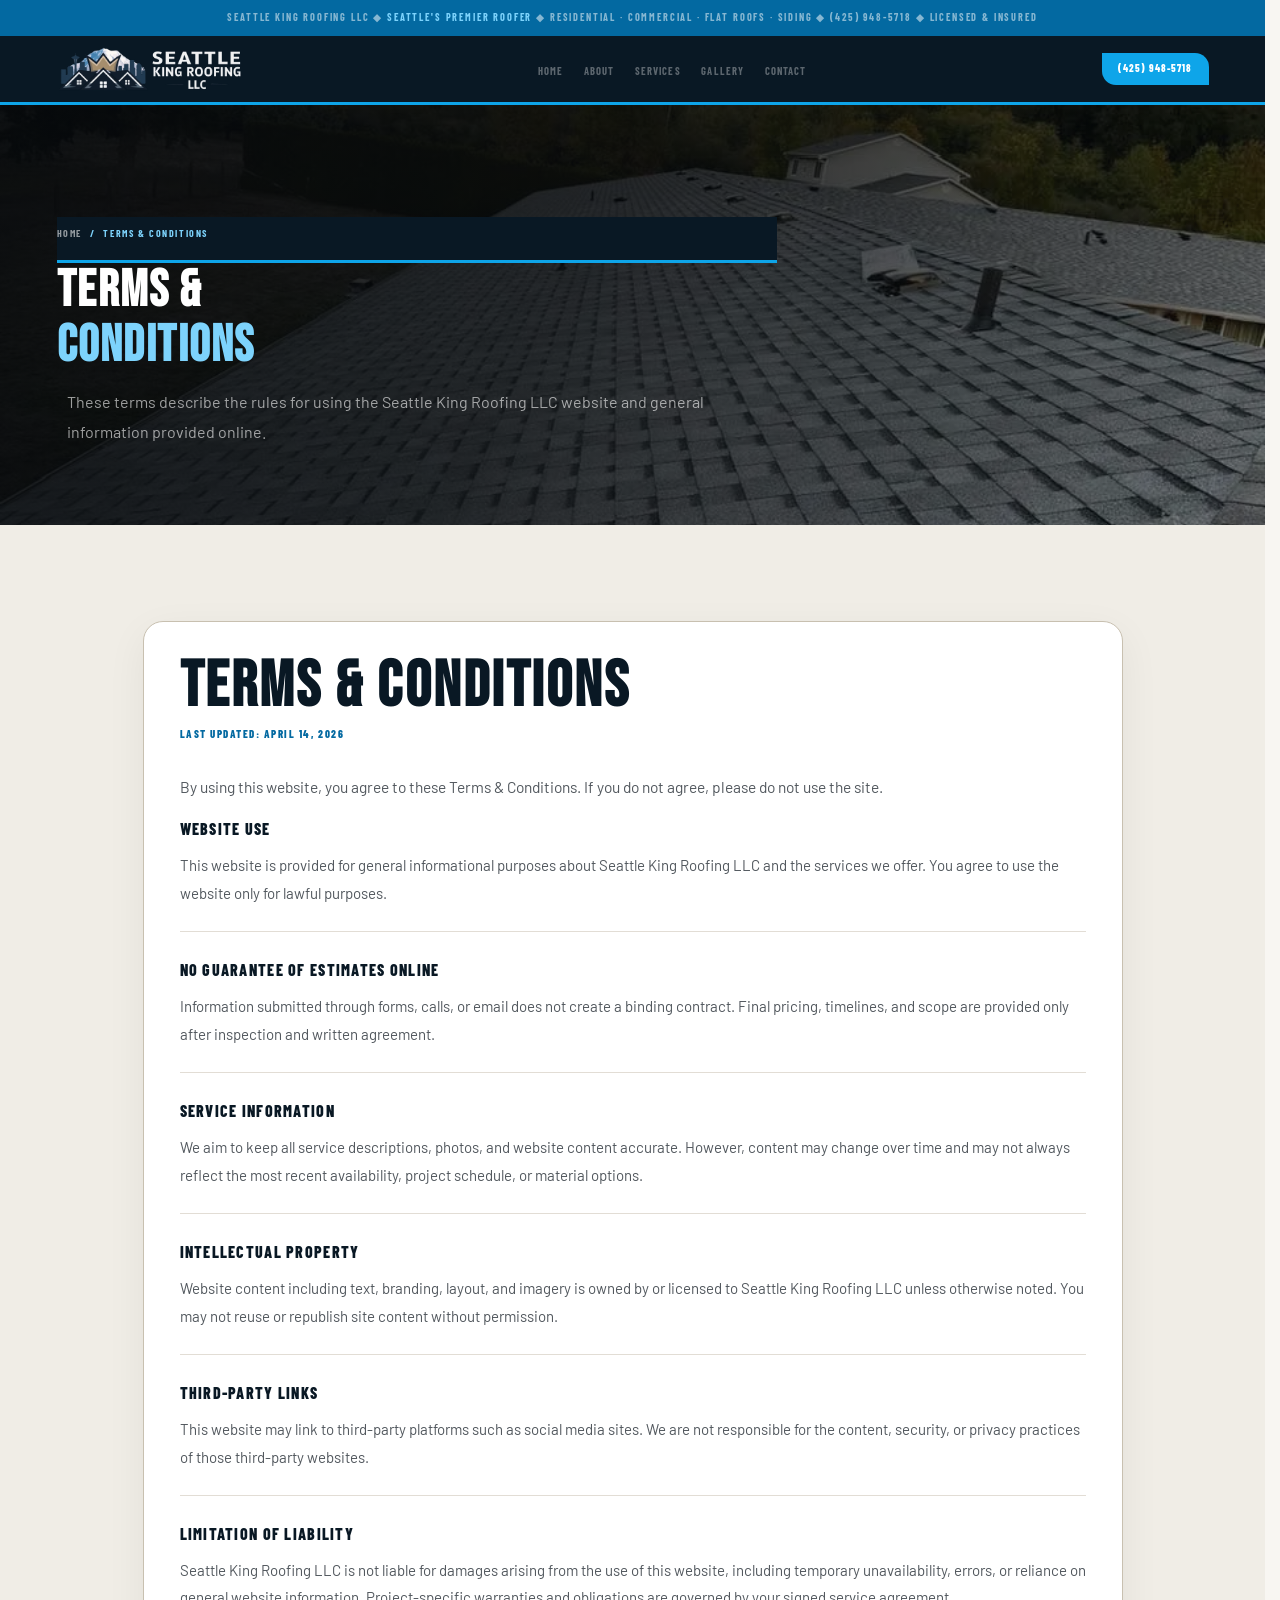
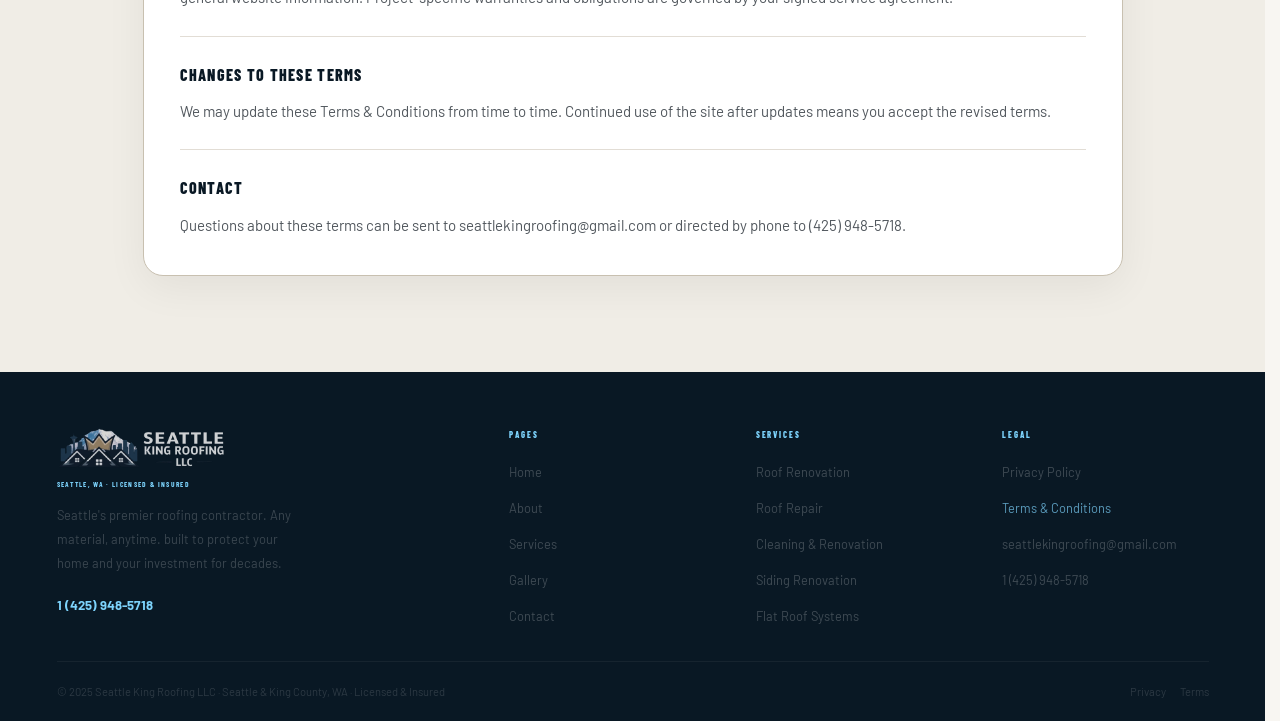
<file: terms.html>
<!DOCTYPE html>
<html lang="en">
<head>
  <meta charset="UTF-8" />
  <!-- Google Tag Manager -->
  <script>(function(w,d,s,l,i){w[l]=w[l]||[];w[l].push({'gtm.start':
  new Date().getTime(),event:'gtm.js'});var f=d.getElementsByTagName(s)[0],
  j=d.createElement(s),dl=l!='dataLayer'?'&l='+l:'';j.async=true;j.src=
  'https://www.googletagmanager.com/gtm.js?id='+i+dl;f.parentNode.insertBefore(j,f);
  })(window,document,'script','dataLayer','GTM-KLG5DGXC');</script>
  <!-- End Google Tag Manager -->
  <meta name="viewport" content="width=device-width, initial-scale=1.0" />
  <title>Terms &amp; Conditions | Seattle King Roofing LLC</title>
  <meta name="description" content="Review the website terms and conditions for Seattle King Roofing LLC." />
  <link rel="canonical" href="https://seattlekingroofingllc.com/terms/" />
  <meta name="robots" content="index, follow" />
  <meta property="og:type" content="website" />
  <meta property="og:title" content="Terms &amp; Conditions | Seattle King Roofing LLC" />
  <meta property="og:description" content="Review the terms and conditions for using the Seattle King Roofing LLC website." />
  <meta name="geo.region" content="US-WA" />
  <meta name="geo.placename" content="Seattle, Washington" />
  <link rel="preconnect" href="https://fonts.googleapis.com" />
  <link rel="preconnect" href="https://fonts.gstatic.com" crossorigin />
  <style>*{transition:none!important}</style>
  <link href="https://fonts.googleapis.com/css2?family=Bebas+Neue&family=Barlow+Condensed:ital,wght@0,400;0,600;0,700;0,800;0,900;1,700&family=Barlow:ital,wght@0,300;0,400;0,500;0,600;1,300&display=swap" rel="stylesheet" />
  <link rel="stylesheet" href="assets/css/site.css" />
</head>
<body>
  <!-- Google Tag Manager (noscript) -->
  <noscript><iframe src="https://www.googletagmanager.com/ns.html?id=GTM-KLG5DGXC"
  height="0" width="0" style="display:none;visibility:hidden"></iframe></noscript>
  <!-- End Google Tag Manager (noscript) -->
  <div class="drawer" id="drawer">
    <button class="drawer-close" id="drawerClose" type="button" aria-label="Close navigation menu">&times;</button>
    <a href="index.html" onclick="closeDrawer()">Home</a>
    <a href="about.html" onclick="closeDrawer()">About</a>
    <a href="services.html" onclick="closeDrawer()">Services</a>
    <a href="gallery.html" onclick="closeDrawer()">Gallery</a>
    <a href="contact.html" onclick="closeDrawer()">Contact</a>
    <a href="privacy.html" onclick="closeDrawer()">Privacy</a>
    <a href="terms.html" class="is-active" onclick="closeDrawer()">Terms</a>
  </div>

  <div class="announce">
    <p class="announce-desktop">Seattle King Roofing LLC &#9670; <span>Seattle's Premier Roofer</span> &#9670; Residential &middot; Commercial &middot; Flat Roofs &middot; Siding &#9670; (425) 948-5718 &#9670; Licensed &amp; Insured</p>
    <div class="announce-mobile" id="tickerWrap">
      <span class="tick active">Seattle King Roofing LLC</span>
      <span class="tick">&#9670; (425) 948-5718</span>
      <span class="tick">Residential &amp; Commercial</span>
      <span class="tick">Licensed &amp; Fully Insured</span>
    </div>
  </div>

  <nav id="mainNav">
    <div class="nav-inner">
      <a href="index.html" class="nav-brand">
        <img src="assets/images/logo-colored.png" alt="Seattle King Roofing" class="nav-logo-img" />
      </a>
      <ul class="nav-links">
        <li><a href="index.html">Home</a></li>
        <li><a href="about.html">About</a></li>
        <li><a href="services.html">Services</a></li>
        <li><a href="gallery.html">Gallery</a></li>
        <li><a href="contact.html">Contact</a></li>
      </ul>
      <div class="nav-right">
        <a href="tel:+14259485718" class="btn btn-sky" style="padding:7px 16px;font-size:.64rem;">(425) 948-5718</a>
        <button class="hamburger" id="hamburger" type="button" aria-label="Open navigation menu"><span></span><span></span><span></span></button>
      </div>
    </div>
  </nav>

  <section class="page-hero">
    <div class="page-hero-media">
      <img src="assets/images/roof-completed-1.jpg" alt="Seattle King Roofing terms and conditions" />
    </div>
    <div class="page-hero-inner">
      <div class="container">
        <div class="page-copy">
          <nav aria-label="Breadcrumb"><div class="crumbs"><a href="index.html">Home</a> <span>/</span> <span aria-current="page">Terms &amp; Conditions</span></div></nav>
          <h1 class="page-title">Terms &amp;<br /><span class="sk">Conditions</span></h1>
          <p class="page-sub">These terms describe the rules for using the Seattle King Roofing LLC website and general information provided online.</p>
        </div>
      </div>
    </div>
  </section>

  <section class="sec sec-off">
    <div class="container">
      <div class="legal-wrap">
        <div class="legal-card">
          <h2 class="legal-title">Terms &amp; Conditions</h2>
          <div class="legal-meta">Last Updated: April 14, 2026</div>
          <p class="legal-intro">By using this website, you agree to these Terms &amp; Conditions. If you do not agree, please do not use the site.</p>

          <div class="legal-section">
            <h2>Website Use</h2>
            <p>This website is provided for general informational purposes about Seattle King Roofing LLC and the services we offer. You agree to use the website only for lawful purposes.</p>
          </div>

          <div class="legal-section">
            <h2>No Guarantee of Estimates Online</h2>
            <p>Information submitted through forms, calls, or email does not create a binding contract. Final pricing, timelines, and scope are provided only after inspection and written agreement.</p>
          </div>

          <div class="legal-section">
            <h2>Service Information</h2>
            <p>We aim to keep all service descriptions, photos, and website content accurate. However, content may change over time and may not always reflect the most recent availability, project schedule, or material options.</p>
          </div>

          <div class="legal-section">
            <h2>Intellectual Property</h2>
            <p>Website content including text, branding, layout, and imagery is owned by or licensed to Seattle King Roofing LLC unless otherwise noted. You may not reuse or republish site content without permission.</p>
          </div>

          <div class="legal-section">
            <h2>Third-Party Links</h2>
            <p>This website may link to third-party platforms such as social media sites. We are not responsible for the content, security, or privacy practices of those third-party websites.</p>
          </div>

          <div class="legal-section">
            <h2>Limitation of Liability</h2>
            <p>Seattle King Roofing LLC is not liable for damages arising from the use of this website, including temporary unavailability, errors, or reliance on general website information. Project-specific warranties and obligations are governed by your signed service agreement.</p>
          </div>

          <div class="legal-section">
            <h2>Changes to These Terms</h2>
            <p>We may update these Terms &amp; Conditions from time to time. Continued use of the site after updates means you accept the revised terms.</p>
          </div>

          <div class="legal-section">
            <h2>Contact</h2>
            <p>Questions about these terms can be sent to <a href="mailto:seattlekingroofing@gmail.com">seattlekingroofing@gmail.com</a> or directed by phone to <a href="tel:+14259485718">(425) 948-5718</a>.</p>
          </div>

        </div>
      </div>
    </div>
  </section>

  <footer>
    <div class="footer-main">
      <div class="container">
        <div class="footer-grid">
          <div>
            <img src="assets/images/logo-colored.png" alt="Seattle King Roofing" style="height:40px;width:auto;margin-bottom:10px;opacity:.85;" />
            <div class="footer-brand-sub">Seattle, WA &middot; Licensed &amp; Insured</div>
            <p class="footer-desc">Seattle's premier roofing contractor. Any material, anytime. built to protect your home and your investment for decades.</p>
            <a href="tel:+14259485718" style="color:var(--sky-xlt);font-size:.82rem;font-weight:700;">1 (425) 948-5718</a>
          </div>
          <div>
            <div class="footer-col-title">Pages</div>
            <ul class="footer-links">
              <li><a href="index.html">Home</a></li>
              <li><a href="about.html">About</a></li>
              <li><a href="services.html">Services</a></li>
              <li><a href="gallery.html">Gallery</a></li>
              <li><a href="contact.html">Contact</a></li>
            </ul>
          </div>
          <div>
            <div class="footer-col-title">Services</div>
            <ul class="footer-links">
              <li><a href="services.html">Roof Renovation</a></li>
              <li><a href="services.html">Roof Repair</a></li>
              <li><a href="services.html">Cleaning &amp; Renovation</a></li>
              <li><a href="services.html">Siding Renovation</a></li>
              <li><a href="services.html">Flat Roof Systems</a></li>
            </ul>
          </div>
          <div>
            <div class="footer-col-title">Legal</div>
            <ul class="footer-links">
              <li><a href="privacy.html">Privacy Policy</a></li>
              <li><a href="terms.html" class="is-active">Terms &amp; Conditions</a></li>
              <li><a href="mailto:seattlekingroofing@gmail.com">seattlekingroofing@gmail.com</a></li>
              <li><a href="tel:+14259485718">1 (425) 948-5718</a></li>
            </ul>
          </div>
        </div>
      </div>
    </div>
    <div class="container">
      <div class="footer-bottom">
        <span class="footer-copy">&copy; 2025 Seattle King Roofing LLC &middot; Seattle &amp; King County, WA &middot; Licensed &amp; Insured</span>
        <span class="footer-legal"><a href="privacy.html">Privacy</a><a href="terms.html">Terms</a></span>
      </div>
    </div>
  </footer>

  <script src="assets/js/site.js"></script>
</body>
</html>
</file>
<file: assets/css/site.css>
*, *::before, *::after {
  box-sizing: border-box;
  margin: 0;
  padding: 0;
}

:root {
  --ink: #091824;
  --ink2: #0b1d2a;
  --steel: #0d1f30;
  --slate: #0f2238;
  --slate2: #162d45;
  --king: #1a3a5c;
  --king2: #0f2540;
  --sky: #0ea5e9;
  --sky-lt: #38bdf8;
  --sky-dk: #0369a1;
  --sky-xlt: #7dd3fc;
  --gold: #f59e0b;
  --gold-lt: #fbbf24;
  --gold-dk: #d97706;
  --white: #ffffff;
  --warm: #f8f6f2;
  --off: #f0ede6;
  --light: #e2ddd5;
  --mid: #c8c0b0;
  --text: #181c20;
  --muted: #52585e;
  --tr: 0.2s ease;
  --r: 10px;
  --r-sm: 6px;
  --r-lg: 14px;
  --r-xl: 20px;
}

html {
  scroll-behavior: smooth;
  overflow-x: clip;
  scrollbar-gutter: stable;
}

body {
  font-family: "Barlow", sans-serif;
  background: var(--warm);
  color: var(--text);
  overflow-x: clip;
  line-height: 1.7;
  font-weight: 400;
}

a {
  color: inherit;
  text-decoration: none;
}

img {
  display: block;
  max-width: 100%;
}

.container {
  width: 100%;
  max-width: 1200px;
  margin: 0 auto;
  padding: 0 24px;
}

.btn {
  display: inline-flex;
  align-items: center;
  justify-content: center;
  gap: 8px;
  font-family: "Barlow Condensed", sans-serif;
  font-size: 0.78rem;
  font-weight: 800;
  letter-spacing: 0.1em;
  text-transform: uppercase;
  padding: 13px 28px;
  border: none;
  border-radius: 0 14px 0 14px;
  cursor: pointer;
  transition: all var(--tr);
  white-space: nowrap;
}

.btn-sky {
  background: var(--sky);
  color: #fff;
}

.btn-sky:hover {
  background: var(--sky-lt);
  transform: translateY(-2px);
  box-shadow: 0 8px 28px rgba(14, 165, 233, 0.5);
}

.btn-gold {
  background: var(--gold);
  color: #fff;
}

.btn-gold:hover {
  background: var(--gold-lt);
  transform: translateY(-2px);
  box-shadow: 0 8px 28px rgba(245, 158, 11, 0.5);
}

.btn-outline-w {
  background: transparent;
  color: #fff;
  border: 2px solid rgba(255, 255, 255, 0.3);
  border-radius: 14px 0 14px 0;
}

.btn-outline-w:hover {
  background: rgba(255, 255, 255, 0.08);
}

.btn-outline-sky {
  background: transparent;
  color: var(--sky);
  border: 2px solid var(--sky);
  border-radius: 14px 0 14px 0;
}

.btn-outline-sky:hover {
  background: var(--sky);
  color: #fff;
}

.btn-full {
  width: 100%;
}

.btn-lg {
  padding: 17px 36px;
  font-size: 0.9rem;
}

.announce {
  background: var(--sky-dk);
  padding: 9px 20px;
  text-align: center;
  overflow: hidden;
  min-height: 36px;
  display: flex;
  align-items: center;
  justify-content: center;
}

.announce-desktop {
  font-family: "Barlow Condensed", sans-serif;
  font-size: 0.64rem;
  font-weight: 700;
  letter-spacing: 0.18em;
  text-transform: uppercase;
  color: rgba(255, 255, 255, 0.52);
}

.announce-desktop span {
  color: var(--sky-xlt);
}

.announce-mobile {
  display: none;
  position: relative;
  height: 1.3em;
}

.announce-mobile .tick {
  position: absolute;
  inset: 0;
  opacity: 0;
  transition: opacity 0.4s;
  text-align: center;
  font-family: "Barlow Condensed", sans-serif;
  font-size: 0.62rem;
  font-weight: 700;
  letter-spacing: 0.16em;
  text-transform: uppercase;
  color: rgba(255, 255, 255, 0.8);
  white-space: nowrap;
  overflow: hidden;
  text-overflow: ellipsis;
}

.announce-mobile .tick.active {
  opacity: 1;
}

nav {
  position: sticky;
  top: 0;
  z-index: 200;
  background: var(--ink);
  border-bottom: 3px solid var(--sky);
}

.nav-inner {
  display: flex;
  align-items: center;
  justify-content: space-between;
  gap: 20px;
  height: 66px;
  max-width: 1200px;
  margin: 0 auto;
  padding: 0 24px;
}

.nav-brand {
  display: flex;
  align-items: center;
  gap: 12px;
}

.nav-logo-img {
  height: 44px;
  width: auto;
  object-fit: contain;
}

.nav-links {
  display: flex;
  gap: 1.3rem;
  list-style: none;
}

.nav-links a {
  font-family: "Barlow Condensed", sans-serif;
  font-size: 0.66rem;
  font-weight: 700;
  letter-spacing: 0.1em;
  text-transform: uppercase;
  color: rgba(255, 255, 255, 0.34);
  transition: color var(--tr);
}

.nav-links a:hover,
.nav-links a.is-active {
  color: var(--sky-xlt);
}

.nav-socials,
.nav-right {
  display: flex;
  align-items: center;
  gap: 10px;
}

.nav-social {
  width: 28px;
  height: 28px;
  display: flex;
  align-items: center;
  justify-content: center;
  color: rgba(255, 255, 255, 0.3);
  transition: color var(--tr);
}

.nav-social:hover {
  color: var(--sky-lt);
}

.hamburger {
  display: none;
  flex-direction: column;
  align-items: center;
  justify-content: center;
  gap: 0;
  background: none;
  border: 1px solid rgba(255, 255, 255, 0.1);
  border-radius: var(--r-sm);
  cursor: pointer;
  padding: 0;
  width: 38px;
  height: 38px;
  flex-shrink: 0;
  transition: border-color var(--tr), background var(--tr);
}

.hamburger:hover {
  border-color: rgba(125, 211, 252, 0.3);
  background: rgba(255, 255, 255, 0.04);
}

.hamburger span {
  display: block;
  width: 18px;
  height: 2px;
  background: rgba(255, 255, 255, 0.75);
  border-radius: 2px;
  margin: 3px 0;
  transition: transform 0.28s cubic-bezier(0.4, 0, 0.2, 1),
              opacity 0.2s ease,
              width 0.22s ease;
  transform-origin: center;
}

.hamburger.is-open span:nth-child(1) {
  transform: translateY(8px) rotate(45deg);
}

.hamburger.is-open span:nth-child(2) {
  opacity: 0;
  width: 0;
}

.hamburger.is-open span:nth-child(3) {
  transform: translateY(-8px) rotate(-45deg);
}

.drawer {
  display: flex;
  position: fixed;
  inset: 0;
  z-index: 300;
  background: rgba(6, 9, 12, 0.97);
  backdrop-filter: blur(16px);
  -webkit-backdrop-filter: blur(16px);
  flex-direction: column;
  align-items: center;
  justify-content: center;
  gap: 0;
  opacity: 0;
  visibility: hidden;
  transition: opacity 0.3s ease, visibility 0s linear 0.3s;
}

.drawer.open {
  opacity: 1;
  visibility: visible;
  transition: opacity 0.3s ease;
}

.drawer-close {
  position: absolute;
  top: 18px;
  right: 18px;
  width: 40px;
  height: 40px;
  display: flex;
  align-items: center;
  justify-content: center;
  background: rgba(255, 255, 255, 0.06);
  border: 1px solid rgba(255, 255, 255, 0.1);
  border-radius: var(--r-sm);
  font-size: 1.4rem;
  line-height: 1;
  color: rgba(255, 255, 255, 0.55);
  cursor: pointer;
  transition: background var(--tr), color var(--tr);
}

.drawer-close:hover {
  background: rgba(255, 255, 255, 0.12);
  color: #fff;
}

.drawer a {
  font-family: "Bebas Neue", sans-serif;
  font-size: 2.8rem;
  letter-spacing: 0.08em;
  color: rgba(255, 255, 255, 0.65);
  padding: 6px 0;
  transition: color var(--tr), letter-spacing var(--tr);
}

.drawer a:hover,
.drawer a.is-active {
  color: var(--sky-xlt);
  letter-spacing: 0.12em;
}

#hero {
  position: relative;
  min-height: 100svh;
  display: flex;
  align-items: center;
  overflow: hidden;
  background: var(--ink);
}

.hero-bg,
.hero-split,
.hero-slash,
.hero-grid-fx,
.hero-glow,
.hero-glow2 {
  position: absolute;
  inset: 0;
}

.hero-bg {
  z-index: 0;
}

.hero-bg img {
  width: 100%;
  height: 100%;
  object-fit: cover;
  object-position: center 35%;
}

.hero-split {
  z-index: 1;
}

.hero-split::before {
  content: "";
  position: absolute;
  inset: 0;
  background: linear-gradient(108deg, rgba(6, 9, 12, 0.97) 0%, rgba(6, 9, 12, 0.95) 40%, rgba(6, 9, 12, 0.6) 62%, transparent 100%);
}

.hero-split::after {
  content: "";
  position: absolute;
  top: 0;
  left: 0;
  width: 3px;
  height: 100%;
  background: linear-gradient(to bottom, var(--sky) 0%, var(--sky-lt) 60%, transparent 100%);
}

.hero-slash {
  right: 0;
  left: auto;
  width: 55%;
  z-index: 1;
  clip-path: polygon(20% 0, 100% 0, 100% 100%, 0% 100%);
  background: linear-gradient(160deg, rgba(14, 165, 233, 0.06) 0%, transparent 60%);
  pointer-events: none;
}

.hero-grid-fx {
  z-index: 1;
  opacity: 0.022;
  background-image: linear-gradient(rgba(14, 165, 233, 1) 1px, transparent 1px), linear-gradient(90deg, rgba(14, 165, 233, 1) 1px, transparent 1px);
  background-size: 56px 56px;
  pointer-events: none;
}

.hero-glow {
  z-index: 1;
  width: 900px;
  height: 700px;
  left: -100px;
  bottom: -100px;
  background: radial-gradient(ellipse, rgba(14, 165, 233, 0.07) 0%, transparent 65%);
  pointer-events: none;
}

.hero-glow2 {
  z-index: 1;
  width: 500px;
  height: 400px;
  right: 5%;
  top: 10%;
  left: auto;
  bottom: auto;
  background: radial-gradient(ellipse, rgba(245, 158, 11, 0.06) 0%, transparent 65%);
  pointer-events: none;
}

.hero-crown {
  position: absolute;
  top: 24px;
  right: 32px;
  z-index: 5;
  width: 70px;
  height: 70px;
  display: flex;
  align-items: center;
  justify-content: center;
  border-radius: 50%;
  background: linear-gradient(135deg, var(--gold-dk), var(--gold));
  box-shadow: 0 0 0 3px rgba(245, 158, 11, 0.25), 0 12px 40px rgba(245, 158, 11, 0.35);
  animation: crownPulse 3s ease-in-out infinite;
}

@keyframes crownPulse {
  0%,
  100% {
    box-shadow: 0 0 0 3px rgba(245, 158, 11, 0.25), 0 12px 40px rgba(245, 158, 11, 0.35);
  }

  50% {
    box-shadow: 0 0 0 8px rgba(245, 158, 11, 0.1), 0 16px 50px rgba(245, 158, 11, 0.5);
  }
}

.hero-crown svg {
  width: 32px;
  height: 32px;
  fill: #fff;
}

.hero-inner {
  position: relative;
  z-index: 4;
  width: 100%;
  max-width: 1200px;
  margin: 0 auto;
  padding: 110px 24px 72px;
}

.hero-grid {
  display: grid;
  grid-template-columns: 1fr 420px;
  gap: 52px;
  align-items: center;
}

.hero-kicker {
  display: flex;
  align-items: center;
  gap: 10px;
  margin-bottom: 14px;
}

.hero-kicker-line {
  width: 40px;
  height: 3px;
  background: linear-gradient(to right, var(--sky), var(--sky-lt));
  border-radius: 2px;
}

.hero-kicker span {
  font-family: "Barlow Condensed", sans-serif;
  font-size: 0.6rem;
  font-weight: 800;
  letter-spacing: 0.24em;
  text-transform: uppercase;
  color: var(--sky-xlt);
}

.hero-title,
.sec-title,
.about-title,
.contact-title,
.page-title,
.legal-title {
  font-family: "Bebas Neue", sans-serif;
  text-transform: uppercase;
}

.hero-title {
  line-height: 0.88;
  letter-spacing: 0.02em;
  font-size: clamp(3.4rem, 7vw, 7.5rem);
  color: #fff;
  margin-bottom: 14px;
}

.hero-title .line1 {
  display: block;
  font-size: 0.6em;
  letter-spacing: 0.15em;
  color: rgba(255, 255, 255, 0.55);
}

.hero-title .king,
.sk {
  color: var(--sky-xlt);
}

.hero-title .roofing {
  display: block;
}

.hero-sub {
  max-width: 480px;
  margin-bottom: 28px;
  font-size: 1rem;
  font-weight: 400;
  line-height: 1.85;
  color: rgba(255, 255, 255, 0.72);
}

.hero-btns,
.footer-cta-btns,
.page-btns,
.contact-actions {
  display: flex;
  gap: 12px;
  flex-wrap: wrap;
}

.htbar {
  display: flex;
  align-items: center;
  gap: 14px;
  padding: 13px 20px;
  flex-wrap: wrap;
  background: rgba(255, 255, 255, 0.04);
  border: 1px solid rgba(255, 255, 255, 0.07);
  border-left: 3px solid var(--sky);
  border-radius: 0 var(--r-sm) var(--r-sm) 0;
}

.htbar-item {
  display: flex;
  align-items: center;
  gap: 7px;
  font-family: "Barlow Condensed", sans-serif;
  font-size: 0.6rem;
  font-weight: 700;
  letter-spacing: 0.06em;
  color: rgba(255, 255, 255, 0.38);
  white-space: nowrap;
}

.htbar-div,
.t-div {
  width: 1px;
  background: rgba(255, 255, 255, 0.1);
}

.htbar-div {
  height: 12px;
}

.hqcard,
.page-panel,
.cform,
.legal-card {
  overflow: hidden;
  border-radius: var(--r-xl);
}

.hqcard {
  background: var(--ink2);
  border-top: 4px solid var(--sky);
  box-shadow: 0 24px 64px rgba(0, 0, 0, 0.8), 0 0 0 1px rgba(14, 165, 233, 0.1);
}

.hqcard-head,
.cform-head,
.panel-head {
  padding: 22px 24px;
  background: linear-gradient(135deg, var(--sky-dk), var(--sky));
}

.hqcard-head h3,
.cform-head h3,
.panel-head h3 {
  font-family: "Bebas Neue", sans-serif;
  font-size: 1.3rem;
  letter-spacing: 0.08em;
  color: #fff;
}

.hqcard-head p,
.cform-head p,
.panel-head p {
  margin-top: 3px;
  font-size: 0.7rem;
  color: rgba(255, 255, 255, 0.5);
}

.hqcard-body,
.cform-body,
.panel-body {
  padding: 22px 24px;
}

.fg,
.est-fg {
  display: flex;
  flex-direction: column;
  gap: 4px;
  margin-bottom: 10px;
}

.fg label,
.est-fg label {
  font-family: "Barlow Condensed", sans-serif;
  font-size: 0.52rem;
  font-weight: 800;
  letter-spacing: 0.2em;
  text-transform: uppercase;
}

.fg label {
  color: rgba(255, 255, 255, 0.2);
}

.est-fg label {
  color: var(--muted);
}

.fg input,
.fg select,
.fg textarea,
.est-fg input,
.est-fg select,
.est-fg textarea {
  width: 100%;
  padding: 10px 13px;
  border-radius: var(--r-sm);
  font-family: "Barlow", sans-serif;
  font-size: 0.86rem;
  outline: none;
  transition: border-color var(--tr);
  appearance: none;
}

.fg input,
.fg select,
.fg textarea {
  color: #fff;
  background: rgba(255, 255, 255, 0.06);
  border: 1.5px solid rgba(255, 255, 255, 0.1);
}

.fg input::placeholder {
  color: rgba(255, 255, 255, 0.15);
}

.fg input:focus,
.fg select:focus,
.fg textarea:focus {
  border-color: var(--sky-lt);
}

.est-fg input,
.est-fg select,
.est-fg textarea {
  color: var(--ink);
  background: var(--off);
  border: 1.5px solid var(--mid);
}

.est-fg input:focus,
.est-fg select:focus,
.est-fg textarea:focus {
  border-color: var(--sky-dk);
}

.fg select option {
  background: #080c10;
  color: #fff;
}

.fg textarea,
.est-fg textarea {
  resize: none;
}

.row2 {
  display: grid;
  grid-template-columns: 1fr 1fr;
  gap: 9px;
}

.hqcard-note,
.form-note {
  text-align: center;
  margin-top: 8px;
  font-size: 0.58rem;
}

.hqcard-note {
  color: rgba(255, 255, 255, 0.13);
}

.form-note {
  color: var(--muted);
}

.success-msg {
  display: none;
  margin-top: 8px;
  text-align: center;
  font-family: "Barlow Condensed", sans-serif;
  font-size: 0.74rem;
  font-weight: 700;
  letter-spacing: 0.04em;
  color: var(--sky-xlt);
}

.success-msg.is-error {
  color: #fecaca;
}

.marquee-wrap {
  overflow: hidden;
  padding: 11px 0;
  background: linear-gradient(to right, var(--sky-dk), var(--king), var(--sky-dk));
}

.marquee-track {
  display: flex;
  width: max-content;
  animation: marquee 46s linear infinite;
}

@keyframes marquee {
  from {
    transform: translateX(0);
  }

  to {
    transform: translateX(-50%);
  }
}

.marquee-item {
  display: inline-flex;
  align-items: center;
  gap: 14px;
  padding: 0 22px;
  white-space: nowrap;
}

.marquee-text {
  font-family: "Bebas Neue", sans-serif;
  font-size: 0.8rem;
  letter-spacing: 0.22em;
  color: rgba(255, 255, 255, 0.5);
}

.mbl {
  color: rgba(14, 165, 233, 0.6);
}

.trust-strip {
  background: var(--steel);
  padding: 22px 0;
  border-bottom: 1px solid rgba(255, 255, 255, 0.04);
}

.trust-inner {
  display: flex;
  align-items: center;
  justify-content: center;
  gap: 24px;
  flex-wrap: wrap;
}

.t-item {
  display: flex;
  align-items: center;
  gap: 9px;
}

.t-icon,
.svc-list-icon,
.value-card-icon,
.ci-icon {
  display: flex;
  align-items: center;
  justify-content: center;
  flex-shrink: 0;
}

.t-icon {
  width: 32px;
  height: 32px;
  color: var(--sky-lt);
  background: rgba(14, 165, 233, 0.12);
  border-radius: 8px;
}

.t-text {
  font-family: "Barlow Condensed", sans-serif;
  font-size: 0.62rem;
  font-weight: 700;
  letter-spacing: 0.08em;
  text-transform: uppercase;
  color: rgba(255, 255, 255, 0.36);
}

.t-div {
  height: 20px;
}

/* Partner / Certification Badges */
.partner-strip {
  background: #fff;
  border-top: 1px solid rgba(0, 0, 0, 0.06);
  border-bottom: 1px solid rgba(0, 0, 0, 0.06);
  padding: 18px 0;
}

.partner-inner {
  display: flex;
  align-items: center;
  justify-content: center;
  gap: 40px;
  flex-wrap: wrap;
}

.partner-badge {
  display: flex;
  align-items: center;
  gap: 12px;
}

.partner-logo {
  height: 36px;
  width: auto;
  object-fit: contain;
  display: block;
}

.partner-info {
  display: flex;
  flex-direction: column;
}

.partner-label {
  font-family: "Barlow Condensed", sans-serif;
  font-size: 0.58rem;
  font-weight: 700;
  letter-spacing: 0.14em;
  text-transform: uppercase;
  color: rgba(0, 0, 0, 0.35);
  line-height: 1.2;
}

.partner-name {
  font-family: "Barlow Condensed", sans-serif;
  font-size: 0.82rem;
  font-weight: 800;
  letter-spacing: 0.06em;
  text-transform: uppercase;
  color: var(--ink);
  line-height: 1.2;
}

.partner-div {
  width: 1px;
  height: 32px;
  background: rgba(0, 0, 0, 0.1);
}

.sec {
  padding: 96px 0;
}

.sec-warm {
  background: var(--warm);
}

.sec-off {
  background: var(--off);
}

.sec-dark {
  background: var(--ink);
}

.sec-steel {
  background: var(--steel);
}

.section-head,
.page-head {
  text-align: center;
  margin-bottom: 56px;
}

.lbl {
  display: block;
  margin-bottom: 10px;
  font-family: "Barlow Condensed", sans-serif;
  font-size: 0.56rem;
  font-weight: 800;
  letter-spacing: 0.26em;
  text-transform: uppercase;
  color: var(--sky-dk);
}

.lbl-w {
  color: var(--sky-xlt);
}

.sec-title {
  font-size: clamp(2.8rem, 5vw, 5.5rem);
  line-height: 0.88;
  letter-spacing: 0.04em;
  color: var(--ink);
}

.sec-title-w {
  color: #fff;
}

.gd {
  color: var(--gold-dk);
}

.sec-sub,
.page-sub {
  max-width: 700px;
  margin: 14px auto 0;
  font-size: 1rem;
  font-weight: 400;
  line-height: 1.85;
  color: var(--muted);
}

.page-sub {
  color: rgba(255, 255, 255, 0.6);
}

.page-hero {
  position: relative;
  background: var(--ink);
  overflow: hidden;
}

.page-hero::before {
  content: "";
  position: absolute;
  inset: 0;
  z-index: 1;
  background: linear-gradient(120deg, rgba(6, 9, 12, 0.95) 0%, rgba(6, 9, 12, 0.84) 45%, rgba(6, 9, 12, 0.45) 100%);
}

.page-hero-media {
  position: absolute;
  inset: 0;
  z-index: 0;
}

.page-hero-media img {
  width: 100%;
  height: 100%;
  object-fit: cover;
}

.page-hero-inner {
  position: relative;
  z-index: 2;
  padding: 112px 0 78px;
}

.page-hero-grid {
  display: grid;
  grid-template-columns: 1.1fr 0.9fr;
  gap: 40px;
  align-items: start;
}

.page-copy {
  max-width: 720px;
}

.crumbs {
  display: inline-flex;
  align-items: center;
  gap: 8px;
  margin-bottom: 18px;
  font-family: "Barlow Condensed", sans-serif;
  font-size: 0.62rem;
  font-weight: 700;
  letter-spacing: 0.16em;
  text-transform: uppercase;
  color: rgba(255, 255, 255, 0.56);
}

.crumbs span {
  color: var(--sky-xlt);
}

.page-title {
  font-size: clamp(2rem, 4vw, 3.4rem);
  line-height: 1.08;
  letter-spacing: 0.03em;
  color: #fff;
}

.page-panel {
  background: rgba(8, 12, 16, 0.88);
  border: 1px solid rgba(125, 211, 252, 0.12);
  box-shadow: 0 24px 64px rgba(0, 0, 0, 0.45);
}

.panel-copy {
  color: rgba(255, 255, 255, 0.56);
  line-height: 1.85;
}

.panel-list {
  display: grid;
  gap: 12px;
  margin-top: 18px;
}

.panel-list li {
  list-style: none;
  padding-left: 18px;
  position: relative;
  color: rgba(255, 255, 255, 0.68);
  font-size: 0.92rem;
}

.panel-list li::before {
  content: "";
  position: absolute;
  left: 0;
  top: 0.7em;
  width: 8px;
  height: 2px;
  background: linear-gradient(to right, var(--sky), var(--sky-lt));
}

.about-strip {
  background: var(--slate);
  padding: 64px 0;
}

.about-grid,
.contact-grid,
.split-grid {
  display: grid;
  grid-template-columns: 1fr 1fr;
  gap: 72px;
  align-items: center;
}

.about-img-wrap {
  position: relative;
}

.about-img-frame {
  position: relative;
  overflow: hidden;
  border-radius: var(--r-xl);
}

.about-img-frame img {
  width: 100%;
  height: 520px;
  object-fit: cover;
}

.about-img-frame::before {
  content: "";
  position: absolute;
  top: 0;
  left: 0;
  right: 0;
  height: 4px;
  background: linear-gradient(to right, var(--sky), var(--sky-lt));
  z-index: 2;
}

.about-img-frame::after {
  content: "";
  position: absolute;
  right: 0;
  bottom: 0;
  width: 4px;
  height: 60%;
  background: linear-gradient(to top, var(--gold), transparent);
  z-index: 2;
}

.about-badge-wrap {
  position: absolute;
  right: -18px;
  bottom: -18px;
  z-index: 3;
}

.about-badge {
  padding: 16px 18px;
  text-align: center;
  color: #fff;
  background: var(--sky-dk);
  border: 2px solid rgba(14, 165, 233, 0.3);
  border-radius: var(--r-lg);
}

.about-badge span {
  display: block;
  font-family: "Bebas Neue", sans-serif;
  font-size: 1.8rem;
  line-height: 1;
}

.about-badge small {
  display: block;
  margin-top: 2px;
  opacity: 0.7;
  font-family: "Barlow Condensed", sans-serif;
  font-size: 0.44rem;
  font-weight: 700;
  letter-spacing: 0.14em;
  text-transform: uppercase;
}

.about-title,
.contact-title {
  margin-bottom: 18px;
  font-size: clamp(2.6rem, 5vw, 5rem);
  line-height: 0.88;
  letter-spacing: 0.03em;
  color: #fff;
}

.contact-title {
  color: var(--ink);
}

.about-body,
.contact-body,
.legal-intro {
  margin-bottom: 14px;
  font-size: 0.97rem;
  font-weight: 400;
  line-height: 1.9;
}

.about-body {
  color: rgba(255, 255, 255, 0.7);
}

.contact-body,
.legal-intro {
  color: var(--muted);
}

.pills {
  display: flex;
  flex-wrap: wrap;
  gap: 7px;
  margin-bottom: 24px;
}

.pill {
  padding: 5px 11px;
  border: 1.5px solid rgba(255, 255, 255, 0.14);
  border-radius: var(--r-sm);
  font-family: "Barlow Condensed", sans-serif;
  font-size: 0.58rem;
  font-weight: 700;
  letter-spacing: 0.08em;
  text-transform: uppercase;
  color: rgba(255, 255, 255, 0.4);
}

.stats-row {
  display: grid;
  grid-template-columns: repeat(3, 1fr);
  margin: 22px 0;
  border-top: 1px solid rgba(255, 255, 255, 0.07);
  border-bottom: 1px solid rgba(255, 255, 255, 0.07);
}

.stat {
  padding: 18px 8px;
  text-align: center;
  border-right: 1px solid rgba(255, 255, 255, 0.07);
}

.stat:last-child {
  border-right: none;
}

.stat-num {
  display: block;
  font-family: "Bebas Neue", sans-serif;
  font-size: 3rem;
  line-height: 1;
  color: var(--sky-lt);
}

.stat-lbl {
  margin-top: 4px;
  font-family: "Barlow Condensed", sans-serif;
  font-size: 0.52rem;
  font-weight: 700;
  letter-spacing: 0.16em;
  text-transform: uppercase;
  color: rgba(255, 255, 255, 0.3);
}

.svc-grid {
  display: grid;
  grid-template-columns: repeat(3, 1fr);
  gap: 14px;
}

.svc-card {
  position: relative;
  min-height: 300px;
  display: flex;
  flex-direction: column;
  justify-content: flex-end;
  overflow: hidden;
  background: var(--ink);
  border-radius: var(--r-lg);
}

.svc-card.featured {
  grid-column: span 3;
  min-height: 420px;
}

.svc-img {
  position: absolute;
  inset: 0;
  background-size: cover;
  background-position: center;
  transition: transform 0.8s cubic-bezier(0.25, 0.46, 0.45, 0.94);
}

.svc-card:hover .svc-img {
  transform: scale(1.08);
}

.svc-ov {
  position: absolute;
  inset: 0;
  background: linear-gradient(to top, rgba(6, 9, 12, 0.96) 0%, rgba(6, 9, 12, 0.35) 48%, rgba(6, 9, 12, 0.08) 100%);
}

.svc-tag {
  position: absolute;
  top: 14px;
  left: 14px;
  z-index: 3;
  padding: 5px 11px;
  color: #fff;
  background: var(--sky-dk);
  border-radius: 0 14px 0 14px;
  font-family: "Barlow Condensed", sans-serif;
  font-size: 0.5rem;
  font-weight: 800;
  letter-spacing: 0.18em;
  text-transform: uppercase;
}

.svc-content {
  position: relative;
  z-index: 2;
  padding: 22px;
}

.svc-num {
  margin-bottom: 3px;
  opacity: 0.28;
  font-family: "Bebas Neue", sans-serif;
  font-size: 0.64rem;
  letter-spacing: 0.3em;
  color: var(--sky-xlt);
}

.svc-name {
  margin-bottom: 6px;
  font-family: "Bebas Neue", sans-serif;
  font-size: 1.8rem;
  letter-spacing: 0.04em;
  text-transform: uppercase;
  color: #fff;
}

.svc-card.featured .svc-name {
  font-size: 2.9rem;
}

.svc-desc {
  margin-bottom: 10px;
  font-size: 0.9rem;
  font-weight: 400;
  line-height: 1.75;
  color: rgba(255, 255, 255, 0.72);
}

.svc-link {
  display: inline-flex;
  align-items: center;
  gap: 6px;
  font-family: "Barlow Condensed", sans-serif;
  font-size: 0.64rem;
  font-weight: 800;
  letter-spacing: 0.1em;
  text-transform: uppercase;
  color: var(--sky-xlt);
}

.svc-list-grid {
  display: grid;
  grid-template-columns: 1fr 1fr;
  gap: 8px;
}

.svc-list-item {
  display: flex;
  align-items: center;
  gap: 12px;
  padding: 13px 16px;
  border: 1px solid rgba(255, 255, 255, 0.06);
  border-radius: var(--r-sm);
  background: rgba(255, 255, 255, 0.04);
  transition: all var(--tr);
}

.svc-list-item:hover {
  transform: translateX(4px);
  border-color: rgba(14, 165, 233, 0.2);
  background: rgba(255, 255, 255, 0.07);
}

.svc-list-icon {
  width: 32px;
  height: 32px;
  color: var(--sky-lt);
  background: rgba(14, 165, 233, 0.12);
  border-radius: 7px;
}

.svc-list-name {
  font-family: "Barlow Condensed", sans-serif;
  font-size: 0.7rem;
  font-weight: 700;
  letter-spacing: 0.05em;
  text-transform: uppercase;
  color: rgba(255, 255, 255, 0.62);
}

/* svc-list on light/cream backgrounds */
.sec-off .svc-list-item,
.sec-warm .svc-list-item {
  border-color: rgba(0, 0, 0, 0.1);
  background: #fff;
  box-shadow: 0 2px 8px rgba(0, 0, 0, 0.05);
}

.sec-off .svc-list-item:hover,
.sec-warm .svc-list-item:hover {
  border-color: var(--sky-dk);
  background: #fff;
  box-shadow: 0 4px 16px rgba(14, 165, 233, 0.12);
}

.sec-off .svc-list-name,
.sec-warm .svc-list-name {
  color: var(--text);
}

.filter-bar {
  display: flex;
  gap: 8px;
  flex-wrap: wrap;
  justify-content: center;
  margin-bottom: 36px;
}

.filter-btn {
  padding: 9px 20px;
  border: 2px solid rgba(255, 255, 255, 0.12);
  border-radius: 0 12px 0 12px;
  background: transparent;
  color: rgba(255, 255, 255, 0.4);
  cursor: pointer;
  transition: all var(--tr);
  font-family: "Barlow Condensed", sans-serif;
  font-size: 0.66rem;
  font-weight: 800;
  letter-spacing: 0.12em;
  text-transform: uppercase;
}

.filter-btn:hover,
.filter-btn.active {
  color: #fff;
  background: var(--sky);
  border-color: var(--sky);
  box-shadow: 0 6px 20px rgba(14, 165, 233, 0.4);
}

.proj-grid {
  columns: 3;
  gap: 14px;
  column-fill: balance;
}

.proj-tile {
  break-inside: avoid;
  margin-bottom: 14px;
  position: relative;
  overflow: hidden;
  border-radius: var(--r-lg);
  cursor: pointer;
}

.proj-tile img {
  width: 100%;
  display: block;
  transition: transform 0.6s cubic-bezier(0.25, 0.46, 0.45, 0.94);
}

.proj-tile:hover img {
  transform: scale(1.07);
}

.proj-tile-ov {
  position: absolute;
  inset: 0;
  opacity: 0;
  transition: opacity 0.3s ease;
  background: linear-gradient(to top, rgba(6, 9, 12, 0.85), transparent 50%);
}

.proj-tile:hover .proj-tile-ov {
  opacity: 1;
}

.proj-tile-label {
  position: absolute;
  right: 0;
  bottom: 0;
  left: 0;
  padding: 18px 14px 14px;
  opacity: 0;
  transform: translateY(8px);
  transition: all 0.3s ease;
  font-family: "Barlow Condensed", sans-serif;
  font-size: 0.64rem;
  font-weight: 700;
  letter-spacing: 0.12em;
  text-transform: uppercase;
  color: rgba(255, 255, 255, 0.8);
}

.proj-tile:hover .proj-tile-label {
  opacity: 1;
  transform: translateY(0);
}

.lightbox {
  display: none;
  position: fixed;
  inset: 0;
  z-index: 1000;
  align-items: center;
  justify-content: center;
  background: rgba(6, 9, 12, 0.95);
  cursor: zoom-out;
}

.lightbox.open {
  display: flex;
}

.lightbox img {
  max-width: 90vw;
  max-height: 88vh;
  object-fit: contain;
  border-radius: var(--r-lg);
  box-shadow: 0 0 80px rgba(14, 165, 233, 0.2);
}

.lightbox-close {
  position: absolute;
  top: 20px;
  right: 20px;
  background: none;
  border: none;
  color: rgba(255, 255, 255, 0.5);
  font-size: 2.2rem;
  cursor: pointer;
}

.values-grid {
  display: grid;
  grid-template-columns: repeat(4, 1fr);
  gap: 12px;
}

.value-card {
  padding: 26px 20px;
  text-align: center;
  background: var(--slate2);
  border: 1px solid rgba(255, 255, 255, 0.05);
  border-radius: var(--r-lg);
  transition: all var(--tr);
}

.value-card:hover {
  transform: translateY(-5px);
  border-color: rgba(14, 165, 233, 0.2);
  box-shadow: 0 16px 40px rgba(0, 0, 0, 0.5);
}

.value-card-icon {
  width: 48px;
  height: 48px;
  margin: 0 auto 14px;
  color: var(--sky-lt);
  background: rgba(14, 165, 233, 0.1);
  border-radius: 12px;
}

.value-card-title {
  margin-bottom: 8px;
  font-family: "Barlow Condensed", sans-serif;
  font-size: 0.84rem;
  font-weight: 800;
  letter-spacing: 0.06em;
  text-transform: uppercase;
  color: #fff;
}

.value-card-body {
  font-size: 0.78rem;
  font-weight: 300;
  line-height: 1.66;
  color: rgba(255, 255, 255, 0.36);
}

.process-grid {
  display: grid;
  grid-template-columns: repeat(3, 1fr);
  gap: 24px;
  max-width: 900px;
  margin: 0 auto;
}

.process-step {
  position: relative;
  text-align: center;
  padding: 36px 24px;
}

.process-step::after {
  content: "→";
  position: absolute;
  right: -14px;
  top: 50%;
  transform: translateY(-50%);
  font-size: 1.4rem;
  color: rgba(14, 165, 233, 0.25);
}

.process-step:last-child::after {
  display: none;
}

.step-circle {
  width: 72px;
  height: 72px;
  margin: 0 auto 18px;
  display: flex;
  align-items: center;
  justify-content: center;
  border-radius: 50%;
  color: #fff;
  background: linear-gradient(135deg, var(--sky-dk), var(--sky));
  box-shadow: 0 8px 30px rgba(14, 165, 233, 0.35);
  font-family: "Bebas Neue", sans-serif;
  font-size: 1.8rem;
}

.step-title {
  margin-bottom: 8px;
  font-family: "Barlow Condensed", sans-serif;
  font-size: 0.94rem;
  font-weight: 800;
  letter-spacing: 0.06em;
  text-transform: uppercase;
  color: #fff;
}

.step-desc {
  font-size: 0.82rem;
  font-weight: 300;
  line-height: 1.65;
  color: rgba(255, 255, 255, 0.4);
}

.faq-wrap {
  max-width: 820px;
  margin: 0 auto;
  display: flex;
  flex-direction: column;
  gap: 9px;
}

.faq-item {
  overflow: hidden;
  background: #fff;
  border: 1.5px solid var(--mid);
  border-radius: var(--r-lg);
  transition: border-color var(--tr);
}

.faq-item.open {
  border-color: var(--sky-dk);
}

.faq-q {
  display: flex;
  align-items: center;
  justify-content: space-between;
  gap: 12px;
  padding: 18px 22px;
  cursor: pointer;
  width: 100%;
  text-align: left;
  background: none;
  border: none;
  font-family: inherit;
}

.faq-q-text {
  font-family: "Barlow Condensed", sans-serif;
  font-size: 0.88rem;
  font-weight: 700;
  letter-spacing: 0.03em;
  text-transform: uppercase;
  color: var(--ink);
}

.faq-icon {
  width: 28px;
  height: 28px;
  display: flex;
  align-items: center;
  justify-content: center;
  flex-shrink: 0;
  border-radius: 50%;
  background: var(--off);
  color: var(--muted);
  font-size: 1.1rem;
  line-height: 1;
  transition: all var(--tr);
}

.faq-item.open .faq-icon {
  transform: rotate(45deg);
  color: #fff;
  background: var(--sky-dk);
}

.faq-a {
  display: none;
  padding: 0 22px 20px;
  font-size: 0.9rem;
  font-weight: 300;
  line-height: 1.82;
  color: var(--muted);
}

.faq-item.open .faq-a {
  display: block;
}

.areas-grid {
  display: grid;
  grid-template-columns: repeat(5, 1fr);
  gap: 8px;
}

.area-tag {
  padding: 10px 13px;
  text-align: center;
  background: #fff;
  border: 1.5px solid var(--mid);
  border-radius: var(--r-sm);
  color: var(--muted);
  transition: all var(--tr);
  font-family: "Barlow Condensed", sans-serif;
  font-size: 0.64rem;
  font-weight: 700;
  letter-spacing: 0.06em;
  text-transform: uppercase;
}

.area-tag:hover {
  color: var(--sky-dk);
  border-color: var(--sky-dk);
  background: rgba(14, 165, 233, 0.04);
}

.contact-grid {
  align-items: start;
}

.contact-body {
  margin-bottom: 26px;
  font-style: italic;
}

.ci {
  display: flex;
  flex-direction: column;
  gap: 10px;
  margin-bottom: 28px;
}

.ci-row {
  display: flex;
  align-items: center;
  gap: 13px;
  padding: 14px 18px;
  background: #fff;
  border: 1.5px solid var(--mid);
  border-left: 4px solid var(--sky);
  border-radius: var(--r-sm);
}

.ci-icon {
  width: 32px;
  height: 32px;
  color: var(--sky-dk);
  background: rgba(14, 165, 233, 0.08);
  border-radius: 8px;
}

.ci-lbl {
  margin-bottom: 1px;
  font-family: "Barlow Condensed", sans-serif;
  font-size: 0.5rem;
  font-weight: 800;
  letter-spacing: 0.2em;
  text-transform: uppercase;
  color: var(--sky-dk);
}

.ci-val {
  font-size: 0.88rem;
  font-weight: 600;
  color: var(--ink);
}

.cform {
  background: #fff;
  border-top: 4px solid var(--sky);
  box-shadow: 0 8px 40px rgba(0, 0, 0, 0.1);
}

.footer-cta {
  background: var(--king2);
  padding: 28px 0;
  border-top: 4px solid var(--sky);
}

.footer-cta-inner {
  display: flex;
  align-items: center;
  justify-content: space-between;
  gap: 18px;
  flex-wrap: wrap;
}

.footer-cta-txt h4 {
  margin-bottom: 3px;
  font-family: "Barlow Condensed", sans-serif;
  font-size: 1.05rem;
  font-weight: 800;
  letter-spacing: 0.06em;
  text-transform: uppercase;
  color: #fff;
}

.footer-cta-txt p {
  font-size: 0.8rem;
  color: rgba(255, 255, 255, 0.28);
}

footer {
  background: var(--ink);
}

.footer-main {
  padding: 56px 0 32px;
}

.footer-grid {
  display: grid;
  grid-template-columns: 2fr 1fr 1fr 1fr;
  gap: 2.5rem;
}

.footer-brand-sub {
  margin-bottom: 14px;
  font-family: "Barlow Condensed", sans-serif;
  font-size: 0.46rem;
  font-weight: 700;
  letter-spacing: 0.18em;
  text-transform: uppercase;
  color: var(--sky-xlt);
}

.footer-desc {
  max-width: 250px;
  margin-bottom: 14px;
  font-size: 0.8rem;
  line-height: 1.86;
  color: rgba(255, 255, 255, 0.2);
}

.footer-col-title {
  margin-bottom: 14px;
  font-family: "Barlow Condensed", sans-serif;
  font-size: 0.54rem;
  font-weight: 800;
  letter-spacing: 0.22em;
  text-transform: uppercase;
  color: var(--sky-xlt);
}

.footer-links {
  list-style: none;
  display: flex;
  flex-direction: column;
  gap: 9px;
}

.footer-links a {
  font-size: 0.8rem;
  color: rgba(255, 255, 255, 0.22);
  transition: color var(--tr);
}

.footer-links a:hover,
.footer-links a.is-active {
  color: rgba(125, 211, 252, 0.7);
}

.footer-socials {
  display: flex;
  gap: 10px;
  margin-top: 12px;
}

.footer-social {
  width: 34px;
  height: 34px;
  display: flex;
  align-items: center;
  justify-content: center;
  color: rgba(255, 255, 255, 0.35);
  background: rgba(14, 165, 233, 0.1);
  border-radius: 8px;
  transition: all var(--tr);
}

.footer-social:hover {
  color: var(--sky-lt);
  background: rgba(14, 165, 233, 0.25);
}

.footer-bottom {
  display: flex;
  justify-content: space-between;
  align-items: center;
  flex-wrap: wrap;
  gap: 8px;
  padding: 20px 0;
  border-top: 1px solid rgba(255, 255, 255, 0.05);
}

.footer-copy,
.footer-legal {
  font-size: 0.7rem;
  color: rgba(255, 255, 255, 0.14);
}

.footer-legal {
  display: flex;
  gap: 14px;
}

.footer-bottom-socials {
  display: flex;
  align-items: center;
  gap: 6px;
}

.footer-bottom-social {
  width: 30px;
  height: 30px;
  display: flex;
  align-items: center;
  justify-content: center;
  color: rgba(255, 255, 255, 0.25);
  border: 1px solid rgba(255, 255, 255, 0.07);
  border-radius: 6px;
  transition: color var(--tr), border-color var(--tr), background var(--tr);
}

.footer-bottom-social:hover {
  color: var(--sky-lt);
  border-color: rgba(125, 211, 252, 0.25);
  background: rgba(14, 165, 233, 0.08);
}

.float-cta {
  position: fixed;
  right: 24px;
  bottom: 24px;
  z-index: 500;
  display: none;
  flex-direction: column;
  align-items: flex-end;
  gap: 10px;
}

.float-cta.vis {
  display: flex;
}

@keyframes ring-pulse {
  0% {
    transform: scale(1);
    opacity: 0.7;
  }

  70% {
    transform: scale(1.55);
    opacity: 0;
  }

  100% {
    transform: scale(1.55);
    opacity: 0;
  }
}

.float-bubble {
  position: relative;
  padding: 10px 16px;
  white-space: nowrap;
  color: var(--ink);
  background: #fff;
  border-radius: 16px 16px 4px 16px;
  box-shadow: 0 6px 28px rgba(0, 0, 0, 0.18);
  font-size: 0.82rem;
  font-weight: 500;
}

.float-bubble::after {
  content: "";
  position: absolute;
  right: 18px;
  bottom: -8px;
  border: 5px solid transparent;
  border-top-color: #fff;
  border-bottom: none;
}

.bubble-dot {
  display: inline-block;
  position: relative;
  width: 7px;
  height: 7px;
  margin-right: 7px;
  background: #22c55e;
  border-radius: 50%;
}

.bubble-dot::before {
  content: "";
  position: absolute;
  inset: -3px;
  background: #22c55e;
  border-radius: 50%;
  animation: ring-pulse 1.6s ease-out infinite;
}

.float-main-row {
  display: flex;
  align-items: flex-end;
  gap: 10px;
}

.float-mascot-img {
  height: 82px;
  width: auto;
  object-fit: contain;
  filter: drop-shadow(0 2px 10px rgba(0, 0, 0, 0.45));
  flex-shrink: 0;
  pointer-events: none;
  user-select: none;
}

.float-btn-wrap {
  position: relative;
  display: inline-flex;
}

.float-btn {
  display: inline-flex;
  align-items: center;
  gap: 9px;
  padding: 14px 22px;
  color: #fff;
  background: linear-gradient(135deg, var(--sky-dk), var(--sky));
  border-radius: 0 14px 0 14px;
  box-shadow: 0 6px 24px rgba(14, 165, 233, 0.5);
  transition: transform 0.2s, box-shadow 0.2s;
  font-family: "Barlow Condensed", sans-serif;
  font-size: 0.8rem;
  font-weight: 800;
  letter-spacing: 0.12em;
  text-transform: uppercase;
}

.float-btn:hover {
  transform: translateY(-2px);
  box-shadow: 0 12px 32px rgba(14, 165, 233, 0.7);
}

.float-dismiss {
  display: none;
  position: absolute;
  top: -8px;
  right: -8px;
  width: 20px;
  height: 20px;
  align-items: center;
  justify-content: center;
  border: 2px solid var(--sky);
  border-radius: 50%;
  background: var(--ink);
  color: rgba(255, 255, 255, 0.7);
  font-size: 0.7rem;
  cursor: pointer;
}

.float-cta.vis .float-dismiss {
  display: flex;
}

.legal-wrap {
  max-width: 980px;
  margin: 0 auto;
}

.legal-card {
  padding: 36px;
  background: #fff;
  border: 1.5px solid var(--mid);
  box-shadow: 0 12px 40px rgba(0, 0, 0, 0.06);
}

.legal-title {
  margin-bottom: 10px;
  font-size: clamp(2.4rem, 5vw, 4.6rem);
  line-height: 0.9;
  letter-spacing: 0.04em;
  color: var(--ink);
}

.legal-meta {
  margin-bottom: 28px;
  font-family: "Barlow Condensed", sans-serif;
  font-size: 0.68rem;
  font-weight: 800;
  letter-spacing: 0.14em;
  text-transform: uppercase;
  color: var(--sky-dk);
}

.legal-section + .legal-section {
  margin-top: 24px;
  padding-top: 24px;
  border-top: 1px solid var(--light);
}

.legal-section h2 {
  margin-bottom: 10px;
  font-family: "Barlow Condensed", sans-serif;
  font-size: 1rem;
  font-weight: 800;
  letter-spacing: 0.08em;
  text-transform: uppercase;
  color: var(--ink);
}

.legal-section p,
.legal-section li {
  font-size: 0.94rem;
  line-height: 1.82;
  color: var(--muted);
}

.legal-section ul {
  padding-left: 18px;
}

.legal-note {
  margin-top: 18px;
  padding: 16px 18px;
  background: var(--off);
  border-left: 4px solid var(--sky);
  border-radius: var(--r-sm);
  color: var(--muted);
  font-size: 0.9rem;
}

.reveal {
  opacity: 1;
  transform: none;
}

.js-loaded .reveal {
  opacity: 0;
  transform: translateY(22px);
  transition: none;
}

.js-loaded .reveal.in {
  opacity: 1;
  transform: none;
  transition: opacity 0.62s ease, transform 0.62s ease;
}

@media (max-width: 1100px) {
  .values-grid {
    grid-template-columns: repeat(2, 1fr);
  }

  .footer-grid {
    grid-template-columns: 1fr 1fr;
    gap: 2rem;
  }

  .footer-grid > :first-child {
    grid-column: 1 / -1;
  }
}

@media (max-width: 1024px) {
  .hero-grid,
  .page-hero-grid,
  .about-grid,
  .contact-grid,
  .split-grid {
    grid-template-columns: 1fr;
    gap: 48px;
  }

  .svc-grid {
    grid-template-columns: 1fr 1fr;
  }

  .svc-card.featured {
    grid-column: span 2;
  }

  .proj-grid {
    columns: 2;
  }

  .areas-grid {
    grid-template-columns: repeat(4, 1fr);
  }

  .svc-list-grid,
  .process-grid {
    grid-template-columns: 1fr;
  }

  .process-step::after {
    display: none;
  }
}

@media (max-width: 768px) {
  .announce-mobile {
    display: block !important;
  }

  .announce-desktop,
  .nav-links,
  .nav-socials,
  .nav-right .btn:first-of-type {
    display: none;
  }

  .hamburger {
    display: flex;
  }

  .container {
    padding: 0 18px;
  }

  .sec {
    padding: 60px 0;
  }

  .hero-inner,
  .page-hero-inner {
    padding: 96px 18px 56px;
  }

  .hero-btns,
  .page-btns,
  .footer-cta-btns,
  .contact-actions {
    flex-direction: column;
  }

  .hero-btns .btn,
  .page-btns .btn,
  .footer-cta-btns .btn,
  .contact-actions .btn {
    width: 100%;
  }

  .htbar {
    flex-direction: column;
    align-items: flex-start;
    gap: 10px;
  }

  .trust-inner {
    flex-direction: column;
    align-items: center;
    gap: 10px;
  }

  .htbar-div,
  .t-div {
    display: none;
  }

  .svc-grid,
  .values-grid,
  .footer-grid {
    grid-template-columns: 1fr;
  }

  .svc-card.featured,
  .footer-grid > :first-child {
    grid-column: auto;
  }

  .about-img-frame img {
    height: 320px;
  }

  .stats-row,
  .footer-bottom {
    grid-template-columns: 1fr;
  }

  .stat {
    border-right: none;
    border-bottom: 1px solid rgba(255, 255, 255, 0.07);
  }

  .stat:last-child {
    border-bottom: none;
  }

  .footer-bottom {
    display: flex;
    flex-direction: column;
    align-items: flex-start;
  }

  .footer-cta-inner {
    flex-direction: column;
    align-items: center;
    text-align: center;
  }

  .footer-cta-txt {
    text-align: center;
  }

  .float-mascot-img {
    height: 62px;
  }

  .float-cta {
    right: 16px;
    bottom: 16px;
  }

  .proj-grid {
    columns: 2;
  }

  .areas-grid {
    grid-template-columns: repeat(3, 1fr);
  }

  .hero-crown {
    top: 16px;
    right: 16px;
    width: 52px;
    height: 52px;
  }

  .hero-crown svg {
    width: 24px;
    height: 24px;
  }

  .about-badge-wrap {
    right: 0;
    bottom: -12px;
  }

  .legal-card {
    padding: 24px 20px;
  }
}

@media (max-width: 480px) {
  .proj-grid {
    columns: 1;
  }

  .areas-grid {
    grid-template-columns: 1fr 1fr;
  }

  .row2 {
    grid-template-columns: 1fr;
  }

  .float-mascot-img {
    height: 50px;
  }

  .float-btn {
    padding: 11px 16px;
    font-size: 0.72rem;
  }
}

.proj-tile:focus-visible {
  outline: 3px solid var(--sky-lt);
  outline-offset: 3px;
}

.faq-q:focus-visible {
  outline: 3px solid var(--sky-dk);
  outline-offset: -3px;
  border-radius: var(--r-sm);
}

/* Working With Us / How Grid */
.how-grid {
  display: grid;
  grid-template-columns: repeat(4, 1fr);
  gap: 20px;
}

.how-step {
  text-align: center;
  padding: 36px 20px;
  background: #fff;
  border: 1.5px solid var(--mid);
  border-radius: var(--r-lg);
  transition: all var(--tr);
}

.how-step:hover {
  border-color: var(--sky-dk);
  transform: translateY(-4px);
  box-shadow: 0 14px 40px rgba(14, 165, 233, 0.1);
}

.how-num {
  display: block;
  font-family: "Bebas Neue", sans-serif;
  font-size: 0.64rem;
  letter-spacing: 0.3em;
  color: var(--sky-dk);
  opacity: 0.5;
  margin-bottom: 10px;
}

.how-icon {
  width: 54px;
  height: 54px;
  margin: 0 auto 16px;
  display: flex;
  align-items: center;
  justify-content: center;
  background: linear-gradient(135deg, var(--sky-dk), var(--sky));
  border-radius: 14px;
  color: #fff;
  box-shadow: 0 8px 24px rgba(14, 165, 233, 0.3);
}

.how-title {
  margin-bottom: 8px;
  font-family: "Barlow Condensed", sans-serif;
  font-size: 0.94rem;
  font-weight: 800;
  letter-spacing: 0.06em;
  text-transform: uppercase;
  color: var(--ink);
}

.how-desc {
  font-size: 0.84rem;
  font-weight: 300;
  line-height: 1.72;
  color: var(--muted);
}

/* Made by credit */
.footer-made-by {
  font-size: 0.6rem;
  color: rgba(255, 255, 255, 0.1);
  letter-spacing: 0.06em;
}

.footer-made-by a {
  color: inherit;
  transition: color 0.2s ease;
}

.footer-made-by a:hover {
  color: var(--sky-xlt);
}

@media (max-width: 768px) {
  .how-grid {
    grid-template-columns: 1fr 1fr;
  }
}

@media (max-width: 480px) {
  .how-grid {
    grid-template-columns: 1fr;
  }
}

/* =============================================
   Hero Mascot Panel (replaces booking form)
   ============================================= */
.hero-mascot-panel {
  display: flex;
  flex-direction: column;
  align-items: center;
  justify-content: flex-end;
  gap: 18px;
}

.hero-mascot {
  width: 100%;
  max-width: 320px;
  height: auto;
  filter: drop-shadow(0 24px 56px rgba(0, 0, 0, 0.6));
  pointer-events: none;
  user-select: none;
}

.hero-mascot-cta {
  width: 100%;
  max-width: 320px;
  background: rgba(255, 255, 255, 0.06);
  border: 1px solid rgba(255, 255, 255, 0.12);
  border-radius: var(--r-lg);
  padding: 18px 20px;
  display: flex;
  flex-direction: column;
  gap: 12px;
  backdrop-filter: blur(8px);
}

.hero-free-badge {
  display: inline-flex;
  align-items: center;
  gap: 7px;
  font-family: "Barlow Condensed", sans-serif;
  font-size: 0.58rem;
  font-weight: 800;
  letter-spacing: 0.1em;
  text-transform: uppercase;
  color: var(--sky-lt);
}

.hero-phone-link {
  display: block;
  text-align: center;
  font-family: "Barlow Condensed", sans-serif;
  font-size: 0.9rem;
  font-weight: 700;
  letter-spacing: 0.06em;
  color: rgba(255, 255, 255, 0.5);
  transition: color var(--tr);
}

.hero-phone-link:hover {
  color: #fff;
}

/* =============================================
   About Strip — Light Version
   ============================================= */
.about-strip.about-light {
  background: var(--off);
}

.about-strip.about-light .about-title {
  color: var(--ink);
}

.about-strip.about-light .about-body {
  color: var(--muted);
}

.about-strip.about-light .pill {
  border-color: rgba(0, 0, 0, 0.12);
  color: var(--muted);
}

.about-strip.about-light .stats-row {
  border-top-color: rgba(0, 0, 0, 0.08);
  border-bottom-color: rgba(0, 0, 0, 0.08);
}

.about-strip.about-light .stat {
  border-right-color: rgba(0, 0, 0, 0.08);
}

.about-strip.about-light .stat-lbl {
  color: var(--muted);
}

/* =============================================
   Testimonials
   ============================================= */
.testi-grid {
  display: grid;
  grid-template-columns: repeat(3, 1fr);
  gap: 20px;
}

.testi-card {
  background: #fff;
  border: 1px solid var(--light);
  border-radius: var(--r-lg);
  padding: 24px 22px;
  display: flex;
  flex-direction: column;
}

.testi-stars {
  color: var(--gold);
  font-size: 0.9rem;
  letter-spacing: 2px;
  margin-bottom: 14px;
}

.testi-text {
  font-size: 0.95rem;
  line-height: 1.8;
  color: var(--muted);
  flex: 1;
  margin-bottom: 18px;
}

.testi-author {
  font-family: "Barlow Condensed", sans-serif;
  font-size: 0.62rem;
  font-weight: 800;
  letter-spacing: 0.1em;
  text-transform: uppercase;
  color: var(--text);
}

/* =============================================
   Why Choose Us Grid
   ============================================= */
.why-grid {
  display: grid;
  grid-template-columns: repeat(4, 1fr);
  gap: 16px;
}

.why-item {
  padding: 22px 18px;
  background: rgba(255, 255, 255, 0.03);
  border: 1px solid rgba(255, 255, 255, 0.07);
  border-radius: var(--r);
  display: flex;
  flex-direction: column;
  gap: 10px;
}

.why-icon {
  width: 36px;
  height: 36px;
  border-radius: var(--r-sm);
  background: rgba(14, 165, 233, 0.12);
  display: grid;
  place-items: center;
  color: var(--sky-lt);
  flex-shrink: 0;
}

.why-title {
  font-family: "Barlow Condensed", sans-serif;
  font-size: 0.66rem;
  font-weight: 800;
  letter-spacing: 0.08em;
  text-transform: uppercase;
  color: #fff;
}

.why-desc {
  font-size: 0.88rem;
  line-height: 1.75;
  color: rgba(255, 255, 255, 0.44);
}

@media (max-width: 1024px) {
  .testi-grid { grid-template-columns: 1fr 1fr; }
  .why-grid { grid-template-columns: repeat(2, 1fr); }
}

@media (max-width: 768px) {
  .hero-mascot-panel { flex-direction: row; align-items: flex-end; justify-content: center; gap: 24px; }
  .hero-mascot { max-width: 180px; }
  .hero-mascot-cta { max-width: none; flex: 1; }
}

@media (max-width: 640px) {
  .testi-grid { grid-template-columns: 1fr; }
  .why-grid { grid-template-columns: 1fr 1fr; }
  .hero-mascot-panel { flex-direction: column; }
  .hero-mascot { max-width: 220px; }
  .hero-mascot-cta { max-width: 100%; }
}

@media (max-width: 480px) {
  .why-grid { grid-template-columns: 1fr; }
}
</file>
